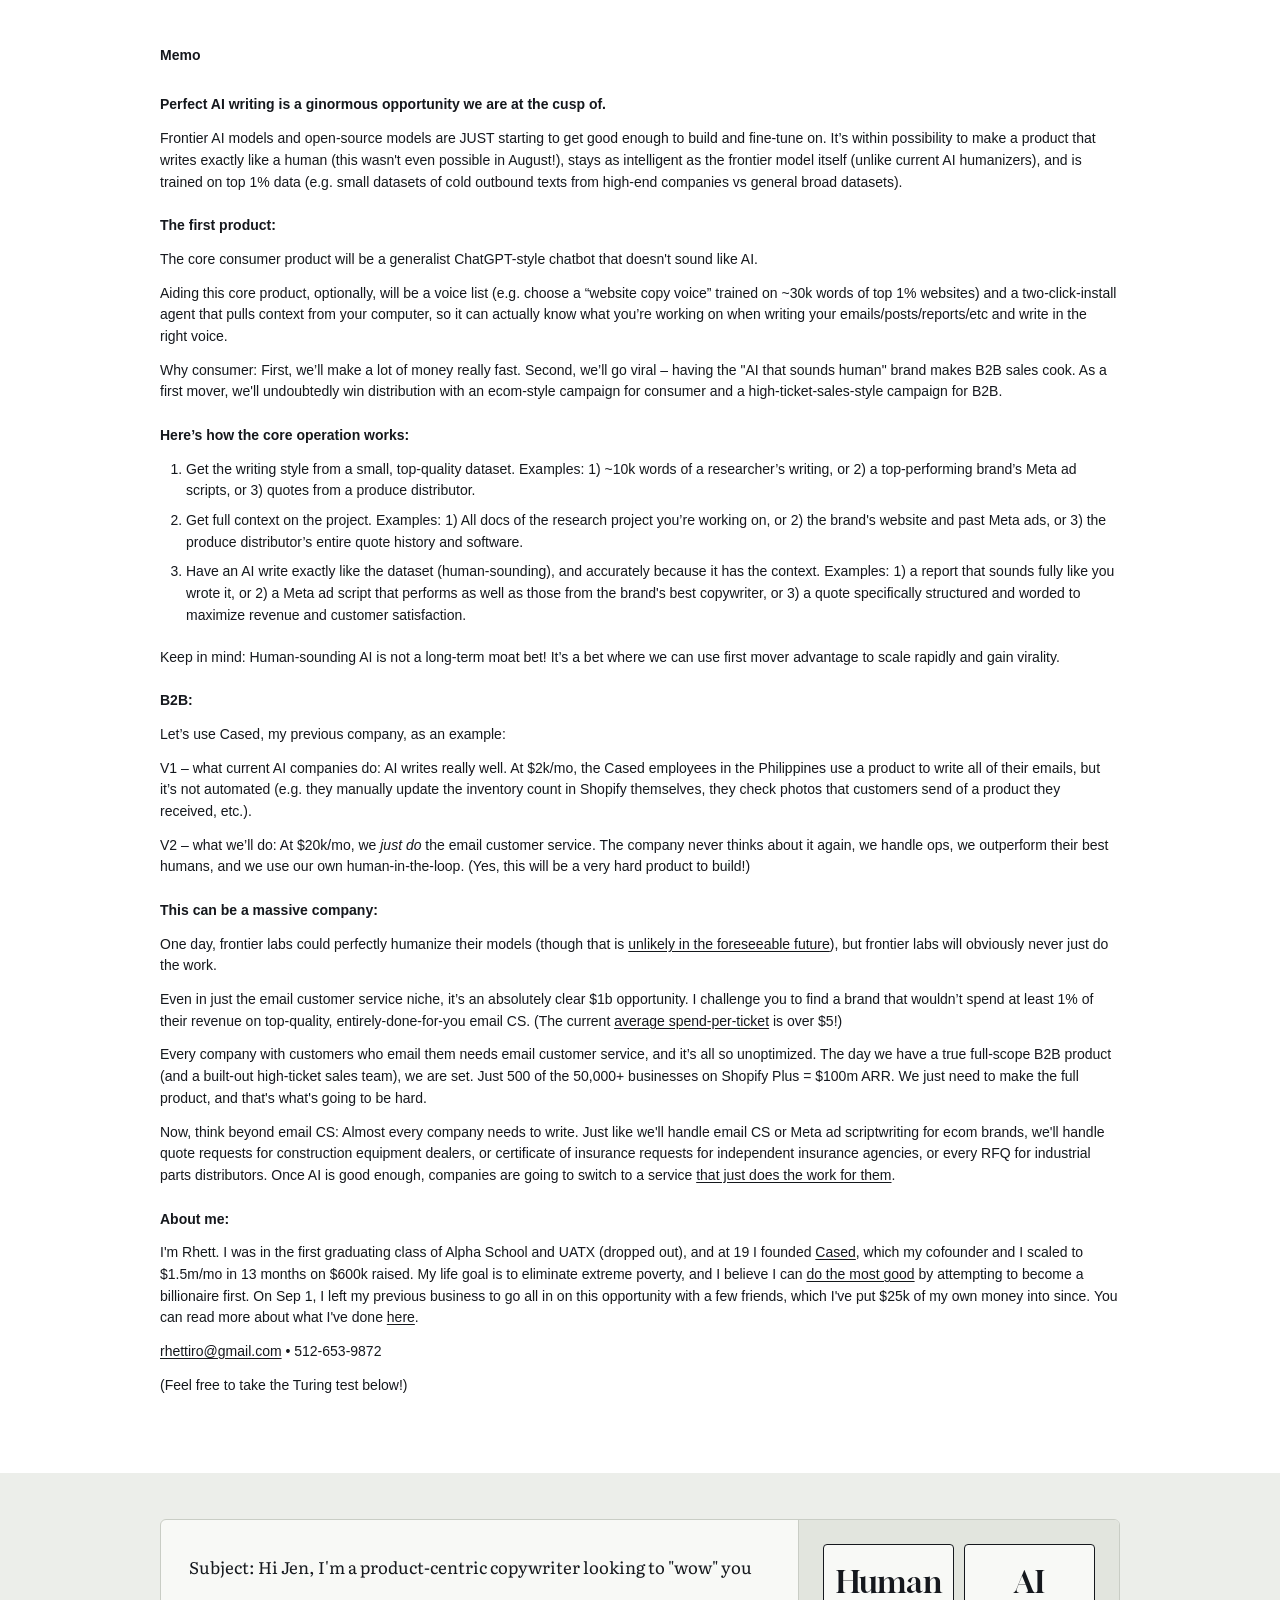
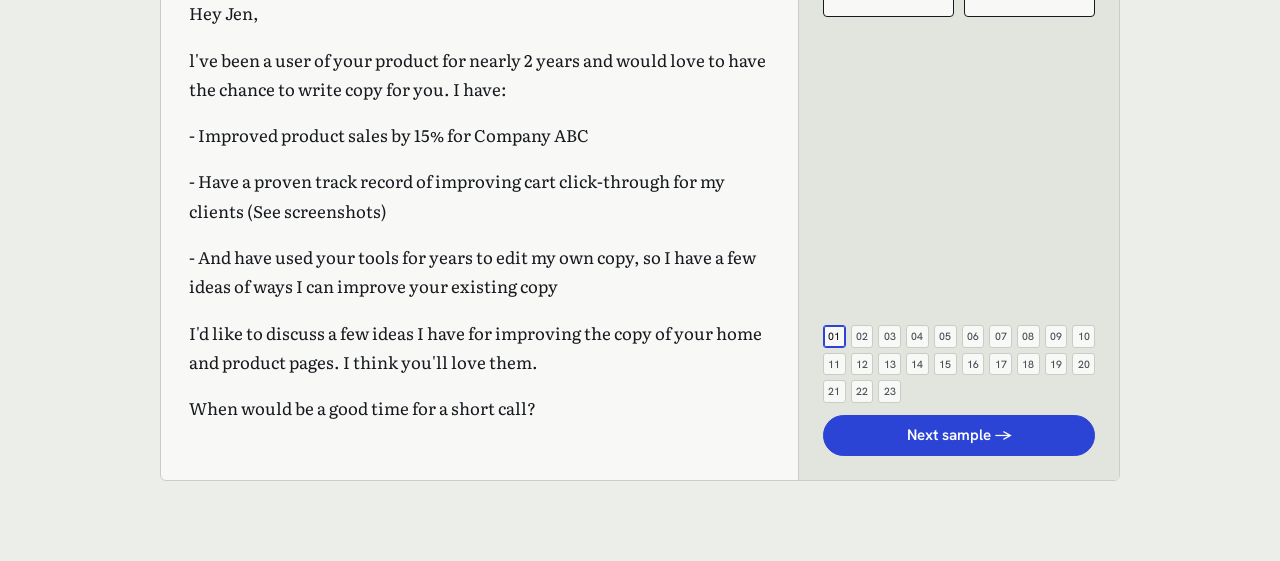
<file: index.html>
<!doctype html>
<html lang="en">
<head>
<meta charset="utf-8">
<meta name="viewport" content="width=device-width, initial-scale=1">
<title>AI But Great</title>
<meta name="description" content="AI that writes exactly like the best human in any niche.">
<meta property="og:type" content="website">
<meta property="og:title" content="AI But Great">
<meta property="og:description" content="AI that writes exactly like the best human in any niche.">
<meta name="twitter:card" content="summary">
<meta name="twitter:title" content="AI But Great">
<meta name="twitter:description" content="AI that writes exactly like the best human in any niche.">
<link rel="preconnect" href="https://fonts.googleapis.com">
<link rel="preconnect" href="https://fonts.gstatic.com" crossorigin>
<link rel="stylesheet" href="https://fonts.googleapis.com/css2?family=Gloock&family=Hanken+Grotesk:wght@400;500;600;700&family=Literata:ital,opsz,wght@0,7..72,400;0,7..72,600;1,7..72,400&display=swap">
<style>
  :root {
    --paper: #FFFFFF;
    --band: #ECEEEA;
    --surface: #F8F9F6;
    --sunk: #E2E5DE;
    --ink: #15181D;
    --ink-soft: #4A5058;
    --rule: #C9CDC5;
    --cobalt: #2B44D6;
    --cobalt-ink: #FFFFFF;
    --human: #1D7550;
    --human-tint: #D9EDE2;
    --ai: #B8342C;
    --ai-tint: #F4DEDB;

    --f-display: "Gloock", "Georgia", "Times New Roman", serif;
    --f-body: "Hanken Grotesk", "Helvetica Neue", Arial, sans-serif;
    --f-read: "Literata", "Georgia", serif;
    --f-label: "Hanken Grotesk", "Helvetica Neue", Arial, sans-serif;

    --narrow: 760px;
    --wide: 1140px;
  }
  @media (prefers-color-scheme: dark) {
    :root:not([data-theme="light"]) {
      --paper: #111316;
    --band: #1A1D21;
      --band: #1A1D21;
      --surface: #1A1D21;
      --sunk: #22262B;
      --ink: #E8EAE5;
      --ink-soft: #A2A8AF;
      --rule: #33383E;
      --cobalt: #8295FF;
      --cobalt-ink: #0D1030;
      --human: #5FC795;
      --human-tint: #173026;
      --ai: #F07C72;
      --ai-tint: #3A1C1A;
    }
  }
  :root[data-theme="dark"] {
    --paper: #111316;
    --surface: #1A1D21;
    --sunk: #22262B;
    --ink: #E8EAE5;
    --ink-soft: #A2A8AF;
    --rule: #33383E;
    --cobalt: #8295FF;
    --cobalt-ink: #0D1030;
    --human: #5FC795;
    --human-tint: #173026;
    --ai: #F07C72;
    --ai-tint: #3A1C1A;
  }

  * { box-sizing: border-box; }
  html { scroll-behavior: smooth; }
  @media (prefers-reduced-motion: reduce) { html { scroll-behavior: auto; } *, *::before, *::after { transition: none !important; animation: none !important; } }
  body {
    margin: 0;
    background: var(--paper);
    color: var(--ink);
    font-family: var(--f-body);
    font-size: 18px;
    line-height: 1.6;
    padding-inline: 20px;
    -webkit-font-smoothing: antialiased;
  }
  img { max-width: 100%; display: block; }
  a { color: inherit; }
  :focus-visible { outline: 2px solid var(--cobalt); outline-offset: 3px; }
  [hidden] { display: none !important; }

  .wrap { max-width: var(--wide); margin-inline: auto; }
  .col { max-width: var(--narrow); }
  @media (min-width: 1000px) {
    :root { --wide: min(1440px, 75vw); --narrow: var(--wide); }
  }

  /* ---------- Header ---------- */
  .top {
    max-width: var(--wide); margin-inline: auto;
    display: flex; align-items: center; justify-content: space-between; gap: 16px;
    padding-block: 22px;
  }
  .mark { font-family: var(--f-display); font-size: 1.5rem; letter-spacing: -0.01em; text-decoration: none; line-height: 1; }
  .mark em { font-style: normal; color: var(--cobalt); }
  .btn {
    font: 600 0.95rem/1 var(--f-body);
    display: inline-flex; align-items: center; justify-content: center; gap: 8px;
    padding: 12px 18px; border-radius: 999px; border: 1.5px solid var(--ink);
    background: transparent; color: var(--ink); cursor: pointer; text-decoration: none;
    transition: background .15s, color .15s;
  }
  .btn:hover { background: var(--ink); color: var(--paper); }
  .btn.solid { background: var(--cobalt); border-color: var(--cobalt); color: var(--cobalt-ink); }
  .btn.solid:hover { filter: brightness(1.08); }

  /* ---------- Type ---------- */
  h1, h2 { font-family: var(--f-display); font-weight: 400; text-wrap: balance; margin: 0; letter-spacing: -0.015em; }
  h1 { font-size: clamp(2rem, 3.4vw, 2.8rem); line-height: 1.12; }
  h2 { font-size: clamp(2rem, 3.4vw, 2.8rem); line-height: 1.12; }
  p { margin: 0; text-wrap: pretty; }
  .lede { font-size: clamp(1.15rem, 1.8vw, 1.35rem); color: var(--ink-soft); }
  .label { font: 500 0.75rem/1.3 var(--f-label); letter-spacing: 0.08em; text-transform: uppercase; color: var(--ink-soft); }

  /* ---------- Sections ---------- */
  main { display: flex; flex-direction: column; }
  section { padding-block: clamp(56px, 8vw, 104px); }
  section.hero { border-top: 0; padding-block: clamp(28px, 5vw, 64px) clamp(64px, 9vw, 110px); }
  .stack { display: flex; flex-direction: column; gap: 22px; }
  .stack-lg { display: flex; flex-direction: column; gap: 44px; }

  /* ---------- Turing test ---------- */
  .hero-head { display: flex; flex-direction: column; gap: 22px; margin-bottom: 44px; }
  .hero-head .lede {
    color: var(--ink); max-width: none; white-space: nowrap;
    font-size: clamp(0.85rem, 2.6vw, 1.35rem);
  }
  /* Below ~620px one line would be too small to read, so let it wrap. */
  @media (max-width: 620px) {
    .hero-head .lede { white-space: normal; font-size: 1rem; }
    .mail-cta { white-space: normal; font-size: 1.15rem; }
  }

  .test {
    background: var(--surface);
    border: 1px solid var(--rule);
    border-radius: 6px;
    display: grid;
    grid-template-columns: minmax(0, 1fr) 320px;
    overflow: hidden;
  }
  .test-read { display: flex; flex-direction: column; min-width: 0; border-right: 1px solid var(--rule); }
  .test-bar {
    display: flex; justify-content: space-between; align-items: baseline; gap: 12px; flex-wrap: wrap;
    padding: 16px 28px; border-bottom: 1px solid var(--rule);
    font-variant-numeric: tabular-nums;
  }
  .essay {
    height: 560px; overflow-y: auto;
    padding: 32px 28px 40px;
    font-family: var(--f-read); font-size: 1.05rem; line-height: 1.75;
    scrollbar-color: var(--rule) transparent;
  }
  .essay-inner { max-width: 62ch; margin-inline: auto; display: flex; flex-direction: column; gap: 1em; }

  .test-side { display: flex; flex-direction: column; gap: 24px; padding: 24px; background: var(--sunk); }
  .q { font-family: var(--f-display); font-size: 1.6rem; line-height: 1.15; }
  .verdicts { display: grid; grid-template-columns: 1fr 1fr; gap: 10px; }
  .verdict {
    font: 400 1.9rem/1 var(--f-display);
    padding: 22px 8px 18px; border-radius: 4px;
    border: 1.5px solid var(--ink); background: var(--surface); color: var(--ink);
    cursor: pointer; transition: transform .12s, background .15s, color .15s;
  }
  .verdict:hover:not(:disabled) { transform: translateY(-2px); background: var(--ink); color: var(--paper); }
  .verdict:disabled { cursor: default; opacity: .45; }
  .verdict.picked { opacity: 1; background: var(--ink); color: var(--paper); }

  .result { border-radius: 4px; padding: 14px 16px; display: flex; flex-direction: column; gap: 4px; background: var(--surface); border: 1px solid var(--rule); }
  .result.right { background: var(--human-tint); border-color: transparent; }
  .result.wrong { background: var(--ai-tint); border-color: transparent; }
  .result-title { font-weight: 700; font-size: 1rem; }
  .result.right .result-title { color: var(--human); }
  .result.wrong .result-title { color: var(--ai); }
  .result-sub { font-size: 0.9rem; color: var(--ink-soft); }

  .track { display: grid; grid-template-columns: repeat(10, 1fr); gap: 5px; }
  .cell {
    aspect-ratio: 1; max-width: 100%;
    border: 1px solid var(--rule); background: var(--surface); border-radius: 3px;
    font: 500 0.66rem/1 var(--f-label); color: var(--ink-soft);
    display: grid; place-items: center; cursor: pointer; padding: 0;
    font-variant-numeric: tabular-nums;
  }
  .cell.current { border-color: var(--cobalt); box-shadow: inset 0 0 0 1px var(--cobalt); color: var(--ink); }
  .cell.done { background: var(--ink); border-color: var(--ink); color: var(--paper); }
  .cell.right { background: var(--human); border-color: var(--human); color: var(--surface); }
  .cell.wrong { background: var(--ai); border-color: var(--ai); color: var(--surface); }
  .score { display: flex; justify-content: space-between; align-items: baseline; font-variant-numeric: tabular-nums; }
  .score b { font: 400 2rem/1 var(--f-display); }
  .side-foot { margin-top: auto; display: flex; flex-direction: column; gap: 12px; }

  /* ---------- Competitor comparisons ---------- */
  .compare { display: flex; flex-direction: column; gap: clamp(40px, 6vw, 64px); }
  .compare-row { display: flex; flex-direction: column; gap: 16px; }
  .compare-row > p { color: var(--ink-soft); }

  .duo-doc { display: grid; grid-template-columns: 1fr 1fr; gap: 14px; align-items: start; }
  .doc-card {
    background: var(--surface); border: 1px solid var(--rule); border-radius: 6px;
    display: flex; flex-direction: column; min-width: 0;
  }
  .doc-title {
    width: 100%; display: flex; align-items: center; justify-content: space-between; gap: 14px;
    padding: 18px 20px; text-align: left; cursor: pointer;
    background: transparent; border: 0; color: var(--ink);
    font: 400 1.1rem/1.3 var(--f-display);
  }
  .doc-title:hover { background: var(--sunk); }
  .doc-title .chev { flex: none; font: 400 0.8rem/1 var(--f-body); color: var(--ink-soft); transition: transform .15s; }
  .doc-card.open .doc-title { border-bottom: 1px solid var(--rule); }
  .doc-card.open .doc-title .chev { transform: rotate(180deg); }
  .doc-body {
    padding: 18px 20px 22px;
    font-family: var(--f-read); font-size: 0.95rem; line-height: 1.7;
    display: flex; flex-direction: column; gap: 0.9em;
    height: 440px; overflow-y: auto; scrollbar-color: var(--rule) transparent;
  }
  .doc-body p { margin: 0; }
  @media (max-width: 620px) { .duo-doc { grid-template-columns: 1fr; } }

  /* ---------- Side by side ---------- */
  .duo { display: grid; grid-template-columns: 1fr 1fr; gap: 14px; }
  .pane { background: var(--surface); border: 1px solid var(--rule); border-radius: 6px; display: flex; flex-direction: column; min-width: 0; }
  .pane-head { display: flex; justify-content: space-between; align-items: baseline; gap: 10px; padding: 14px 22px; border-bottom: 1px solid var(--rule); }
  .pane-name { font: 400 1.35rem/1.2 var(--f-display); }
  .pane-name.ours { color: var(--cobalt); }
  .pane-body { height: 460px; overflow-y: auto; padding: 22px; font-family: var(--f-read); font-size: 0.98rem; line-height: 1.7; display: flex; flex-direction: column; gap: 1em; scrollbar-color: var(--rule) transparent; }
  .pane-body p { margin: 0; }
  .pane-h { margin: 0; font: 400 0.98rem/1.7 var(--f-read); }
  .pane-aside { color: var(--ink-soft); border-top: 1px solid var(--rule); padding-top: 1em; }
  .prompt-line { color: var(--ink-soft); }
  .prompt-line span { color: var(--ink); font-style: italic; }

  /* ---------- Figures / placeholders ---------- */
  .shot { border: 1px solid var(--rule); border-radius: 6px; overflow: hidden; background: var(--surface); }
  .ph {
    display: grid; place-items: center; text-align: center; gap: 6px;
    aspect-ratio: 16 / 10; max-width: 100%; width: 100%;
    background:
      repeating-linear-gradient(135deg, transparent 0 14px, color-mix(in srgb, var(--rule) 45%, transparent) 14px 15px),
      var(--sunk);
    border: 1px dashed var(--rule); border-radius: 6px;
    padding: 20px; color: var(--ink-soft);
  }
  .ph .label { background: var(--sunk); padding: 4px 8px; text-transform: none; letter-spacing: 0.02em; }
  .ph.tall { aspect-ratio: 16 / 10; max-width: 560px; }
  .code-shot { max-width: 560px; width: 100%; border: 1px solid var(--rule); border-radius: 6px; }
  .duo-ph { display: grid; grid-template-columns: 1fr 1fr; gap: 14px; }



  /* ---------- Email calls to action ---------- */
  .top { flex-wrap: wrap; }
  .top-cta {
    font: 500 0.95rem/1.4 var(--f-body); color: var(--ink-soft); text-decoration: none;
    border-bottom: 1px solid transparent;
  }
  .top-cta span { color: var(--cobalt); font-weight: 600; }
  .top-cta:hover span { text-decoration: underline; }

  /* ---------- Waitlist ---------- */
  .waitlist { background: var(--ink); color: var(--paper); border-radius: 8px; padding: clamp(28px, 5vw, 64px) clamp(20px, 4vw, 56px); display: flex; flex-direction: column; gap: 18px; }
  .waitlist .lede { color: color-mix(in srgb, var(--paper) 72%, var(--ink)); }
  .mail-cta {
    font-family: var(--f-display); font-size: clamp(0.85rem, 2.75vw, 1.6rem); line-height: 1.25;
    color: var(--paper); text-decoration: none; white-space: nowrap;
  }
  /* Below ~620px one line would be too small to read, so let it wrap. */
  @media (max-width: 620px) {
    .mail-cta { white-space: normal; font-size: 1.15rem; }
  }
  .mail-cta span { color: color-mix(in srgb, var(--cobalt) 55%, var(--paper)); border-bottom: 2px solid currentColor; }
  .mail-cta:hover span { color: var(--paper); }

  /* ---------- Responsive ---------- */
  @media (max-width: 900px) {
    .test { grid-template-columns: 1fr; }
    .test-read { border-right: 0; border-bottom: 1px solid var(--rule); }
    .essay { height: 440px; }
    .choices { grid-template-columns: 1fr; }
    .duo { grid-template-columns: 1fr 1fr; gap: 10px; }
    .pane-body { height: 380px; padding: 14px; font-size: 0.85rem; }
    .duo-ph { gap: 10px; }
    .duo-ph .ph { padding: 12px; }
  }
  @media (max-width: 480px) {
    body { font-size: 17px; }
    .test-bar, .essay { padding-inline: 18px; }
    .test-side { padding: 18px; }
    .top .btn { padding: 10px 14px; font-size: 0.85rem; }
  }

  /* ---------- v2 ---------- */
  .shots { display: grid; grid-template-columns: repeat(3, minmax(0, 1fr)); gap: 14px; align-items: start; }
  .shots.slopgrid { display: block; column-count: 2; column-gap: 14px; }
  .shots.slopgrid figure { break-inside: avoid; margin: 0 0 14px; }
  @media (max-width: 620px) { .shots.slopgrid { column-count: 1; } }
  .shots .ph { aspect-ratio: 4 / 3; }
  .shots.one { grid-template-columns: 1fr; gap: 20px; }
  .shots.pairalign { grid-template-columns: 1fr 1fr; gap: 14px; }
  @media (max-width: 900px) { .shots.pairalign { gap: 10px; } }
  .shots figure { margin: 0; }
  .applications { margin: 0; padding-left: 1.3em; display: flex; flex-direction: column; gap: 12px; }
  .subhead { font: 400 clamp(1.4rem, 2.4vw, 1.9rem)/1.2 var(--f-display); margin: 0; }
  .subhead.spaced { margin-top: 22px; }
  main p a, main li a { color: var(--cobalt); text-decoration: underline; text-underline-offset: 2px; }
  main p a:hover, main li a:hover { text-decoration-thickness: 2px; }
  .qa { display: flex; flex-direction: column; gap: clamp(36px, 5vw, 56px); }
  .qa-item { display: flex; flex-direction: column; gap: 14px; }
  .qa-q { font: 400 clamp(1.1rem, 1.8vw, 1.35rem)/1.3 var(--f-display); text-wrap: balance; }
  .qa-item p:not(.qa-q) { font-size: 0.95rem; line-height: 1.65; }
  .rockefeller { font-family: var(--f-read); line-height: 1.75; }
  .markets { font-variant-numeric: tabular-nums; }
  .closing-line { font: 400 clamp(1.45rem, 2.7vw, 2.05rem)/1.25 var(--f-display); color: var(--ink); text-wrap: balance; }
  @media (max-width: 760px) { .shots { grid-template-columns: 1fr 1fr; } }

  .v2-footer { max-width: var(--wide); margin-inline: auto; padding-block: 48px 64px; border-top: 1px solid var(--rule); }
  .v2-footer a { font-family: var(--f-display); font-size: 1.25rem; color: var(--cobalt); text-decoration: none; }
  .v2-footer a:hover { text-decoration: underline; }

  /* ---------- v3 ---------- */
  .shots.small { grid-template-columns: repeat(3, minmax(0, 1fr)); gap: 12px; max-width: 860px; }
  .shots.small figure { margin: 0; }
  .subhead { font: 400 clamp(1.4rem, 2.4vw, 1.9rem)/1.2 var(--f-display); margin: 0; }
  .pipeline { margin: 0; padding: 0; list-style: none; display: flex; flex-direction: column; gap: 20px; counter-reset: step; }
  .pipeline li { display: grid; grid-template-columns: 34px 1fr; gap: 14px; align-items: start; }
  .pipeline li::before {
    counter-increment: step; content: counter(step);
    font: 400 1.1rem/34px var(--f-display); text-align: center;
    width: 34px; height: 34px; border-radius: 50%;
    background: var(--sunk); color: var(--ink);
  }

  .band { background: var(--band); margin-inline: -20px; padding-inline: 20px; }
  .showcase { padding-bottom: clamp(24px, 3vw, 40px); }
  .showcase section { padding-block: clamp(26px, 3.2vw, 44px); }
  .showcase section:first-child { padding-top: clamp(30px, 3.6vw, 48px); }
  .showcase .stack-lg { gap: 22px; }

  .memo-start { padding-top: clamp(30px, 3.6vw, 48px); }
  .memo-mark { font: 400 clamp(1.7rem, 3vw, 2.4rem)/1 var(--f-display); letter-spacing: 0.02em; color: var(--ink-soft); margin-bottom: 20px; }
  body { overflow-x: hidden; }
  .slop-wrap { position: relative; }
  .slop-wrap::after {
    content: ""; position: absolute; top: 0; right: 0; bottom: 18px; width: 90px;
    pointer-events: none; background: linear-gradient(to right, transparent, var(--band));
  }
  .slop-rail { display: flex; gap: 14px; overflow-x: auto; padding-bottom: 16px; scroll-snap-type: x proximity; scrollbar-color: var(--rule) transparent; }
  .slop-rail::-webkit-scrollbar { height: 10px; }
  .slop-rail::-webkit-scrollbar-track { background: var(--sunk); border-radius: 999px; }
  .slop-rail::-webkit-scrollbar-thumb { background: var(--rule); border-radius: 999px; }
  .slop-rail::-webkit-scrollbar-thumb:hover { background: var(--ink-soft); }
  .slop-rail figure { margin: 0; flex: none; scroll-snap-align: start; }
  .slop-rail img { height: 340px; width: auto; max-width: none; border: 1px solid var(--rule); border-radius: 6px; }
  @media (max-width: 620px) { .slop-rail img { height: 240px; } }
  .pitch-line { margin-top: clamp(28px, 5vw, 56px); gap: 26px; }
  .lede-big { font-size: clamp(1.3rem, 2.1vw, 1.7rem); line-height: 1.45; color: var(--ink); }
  .cta-row { display: flex; flex-wrap: wrap; align-items: center; gap: 18px; }
  .cta-row h2 { margin: 0; }
  .cta-row .btn { font-size: 1.05rem; padding: 16px 26px; }
  .link-pending { border-style: dashed; color: var(--ink-soft); cursor: default; }
  main p a, main li a { color: var(--cobalt); text-decoration: underline; text-underline-offset: 2px; }

  /* ---------- memo: plain document look ---------- */
  .memo, .memo h1, .memo h2, .memo p, .memo li, .memo a, .memo .memo-mark, .memo .lede-big, .memo .lede {
    font-family: Arial, "Helvetica Neue", Helvetica, sans-serif;
    font-size: 14px;
    line-height: 1.55;
    letter-spacing: 0;
    color: var(--ink);
  }
  .memo h1, .memo h2, .memo .memo-mark { font-weight: 700; margin: 0; text-wrap: initial; }
  .memo section { padding-block: 0; }
  .memo { padding-bottom: clamp(48px, 6vw, 88px); }
  .memo .memo-start { padding-top: clamp(30px, 3.5vw, 48px); }
  .memo .stack, .memo .stack-lg { gap: 12px; }
  .memo .memo-mark { margin-bottom: 16px; }
  .memo .pipeline { display: block; padding-left: 26px; list-style: decimal; counter-reset: none; }
  .memo .pipeline li { display: list-item; margin-bottom: 8px; }
  .memo .pipeline li::before { content: none; }
  .memo .applications { padding-left: 26px; list-style: disc; gap: 0; display: block; }
  .memo .applications li { margin-bottom: 8px; }
  .memo section + section { margin-top: 18px; }
  .memo h2 { margin-top: 10px; }
</style>
</head>
<body>



<main class="wrap memo">

  <section class="memo-start">
    <div class="stack col">
      <p class="memo-mark">Memo</p>
      <h1>Perfect AI writing is a ginormous opportunity we are at the cusp of.</h1>
      <p>Frontier AI models and open-source models are JUST starting to get good enough to build and fine-tune on. It’s within possibility to make a product that writes exactly like a human (this wasn't even possible in August!), stays as intelligent as the frontier model itself (unlike current AI humanizers), and is trained on top 1% data (e.g. small datasets of cold outbound texts from high-end companies vs general broad datasets).</p>
      <h2>The first product:</h2>
      <p>The core consumer product will be a generalist ChatGPT-style chatbot that doesn't sound like AI.</p>
      <p>Aiding this core product, optionally, will be a voice list (e.g. choose a “website copy voice” trained on ~30k words of top 1% websites) and a two-click-install agent that pulls context from your computer, so it can actually know what you’re working on when writing your emails/posts/reports/etc and write in the right voice.</p>
      <p>Why consumer: First, we’ll make a lot of money really fast. Second, we’ll go viral – having the "AI that sounds human" brand makes B2B sales cook. As a first mover, we'll undoubtedly win distribution with an ecom-style campaign for consumer and a high-ticket-sales-style campaign for B2B.</p>
      <h2>Here’s how the core operation works:</h2>
      <ol class="pipeline">
        <li>Get the writing style from a small, top-quality dataset. Examples: 1) ~10k words of a researcher’s writing, or 2) a top-performing brand’s Meta ad scripts, or 3) quotes from a produce distributor.</li>
        <li>Get full context on the project. Examples: 1) All docs of the research project you’re working on, or 2) the brand's website and past Meta ads, or 3) the produce distributor’s entire quote history and software.</li>
        <li>Have an AI write exactly like the dataset (human-sounding), and accurately because it has the context. Examples: 1) a report that sounds fully like you wrote it, or 2) a Meta ad script that performs as well as those from the brand's best copywriter, or 3) a quote specifically structured and worded to maximize revenue and customer satisfaction.</li>
      </ol>
      <p>Keep in mind: Human-sounding AI is not a long-term moat bet! It’s a bet where we can use first mover advantage to scale rapidly and gain virality.</p>
      <h2>B2B:</h2>
      <p>Let’s use Cased, my previous company, as an example:</p>
      <p>V1 – what current AI companies do: AI writes really well. At $2k/mo, the Cased employees in the Philippines use a product to write all of their emails, but it’s not automated (e.g. they manually update the inventory count in Shopify themselves, they check photos that customers send of a product they received, etc.).</p>
      <p>V2 – what we’ll do: At $20k/mo, we <em>just do</em> the email customer service. The company never thinks about it again, we handle ops, we outperform their best humans, and we use our own human-in-the-loop. (Yes, this will be a very hard product to build!)</p>
      <h2>This can be a massive company:</h2>
      <p>One day, frontier labs could perfectly humanize their models (though that is <a href="https://pangram.substack.com/p/no-llms-dont-just-mimic-human-text" target="_blank" rel="noopener">unlikely in the foreseeable future</a>), but frontier labs will obviously never just do the work.</p>
      <p>Even in just the email customer service niche, it’s an absolutely clear $1b opportunity. I challenge you to find a brand that wouldn’t spend at least 1% of their revenue on top-quality, entirely-done-for-you email CS. (The current <a href="https://www.ringly.io/blog/ecommerce-customer-service-cost-per-contact" target="_blank" rel="noopener">average spend-per-ticket</a> is over $5!)</p>
      <p>Every company with customers who email them needs email customer service, and it’s all so unoptimized. The day we have a true full-scope B2B product (and a built-out high-ticket sales team), we are set. Just 500 of the 50,000+ businesses on Shopify Plus = $100m ARR. We just need to make the full product, and that's what's going to be hard.</p>
      <p>Now, think beyond email CS: Almost every company needs to write. Just like we'll handle email CS or Meta ad scriptwriting for ecom brands, we'll handle quote requests for construction equipment dealers, or certificate of insurance requests for independent insurance agencies, or every RFQ for industrial parts distributors. Once AI is good enough, companies are going to switch to a service <a href="https://sequoiacap.com/article/services-the-new-software" target="_blank" rel="noopener">that just does the work for them</a>.</p>
      <h2>About me:</h2>
      <p>I'm Rhett. I was in the first graduating class of Alpha School and UATX (dropped out), and at 19 I founded <a href="https://ridecased.com/" target="_blank" rel="noopener">Cased</a>, which my cofounder and I scaled to $1.5m/mo in 13 months on $600k raised. My life goal is to eliminate extreme poverty, and I believe I can <a href="https://www.azquotes.com/quote/552298" target="_blank" rel="noopener">do the most good</a> by attempting to become a billionaire first. On Sep 1, I left my previous business to go all in on this opportunity with a few friends, which I've put $25k of my own money into since. You can read more about what I've done <a href="https://rhettjones.carrd.co/" target="_blank" rel="noopener">here</a>.</p>
      <p><a href="mailto:rhettiro@gmail.com">rhettiro@gmail.com</a> • 512-653-9872</p>
      <p>(Feel free to take the Turing test below!)</p>
    </div>
  </section>

</main>

<div class="band">
  <main class="wrap showcase">

  <section>
    <div class="stack-lg">
      <div class="test-mount" data-test></div>
    </div>
  </section>




  </main>
</div>


<script src="essays.js?v=12"></script>
<script>
(function () {

const ANSWER_KEY = ["human", "ai", "human", "ai", "ai", "human", "human", "ai", "human", "human", "ai", "human", "human", "human", "ai", "human", "human", "ai", "human", "ai", "ai", "ai", "ai"];

const TEST_MARKUP = `
  <div class="test" aria-label="Turing test">
    <div class="test-read">
      <div class="essay" tabindex="0"><div class="essay-inner"></div></div>
    </div>
    <aside class="test-side">
      <div class="verdicts">
        <button class="verdict" type="button" data-guess="human">Human</button>
        <button class="verdict" type="button" data-guess="ai">AI</button>
      </div>
      <div class="result" hidden>
        <span class="result-title"></span>
        <span class="result-sub"></span>
      </div>
      <div class="side-foot">
        <div class="track" aria-label="Jump to sample"></div>
        <button class="btn solid next" type="button" disabled>Next sample &rarr;</button>
      </div>
    </aside>
  </div>`;

function mountTest(host) {
  const essays = window.ESSAYS || [];
  const total = essays.length;
  if (!total) return;
  const guesses = new Array(total).fill(null);
  let i = 0;

  host.innerHTML = TEST_MARKUP;
  const $ = (sel) => host.querySelector(sel);
  const scroller = $(".essay"), inner = $(".essay-inner");
  const btnH = host.querySelector('[data-guess="human"]');
  const btnA = host.querySelector('[data-guess="ai"]');
  const result = $(".result"), rTitle = $(".result-title"), rSub = $(".result-sub");
  const track = $(".track"), next = $(".next");
  const pad = (n) => String(n).padStart(2, "0");

  for (let k = 0; k < total; k++) {
    const c = document.createElement("button");
    c.type = "button"; c.className = "cell"; c.textContent = pad(k + 1);
    c.setAttribute("aria-label", "Sample " + (k + 1));
    c.addEventListener("click", () => show(k));
    track.appendChild(c);
  }

  function show(k) {
    i = k;
    inner.replaceChildren(...essays[k].map((t) => { const p = document.createElement("p"); p.textContent = t; return p; }));
    scroller.scrollTop = 0;
    render();
  }

  function render() {
    const g = guesses[i], key = ANSWER_KEY[i];
    btnH.disabled = btnA.disabled = g !== null;
    btnH.classList.toggle("picked", g === "human");
    btnA.classList.toggle("picked", g === "ai");

    if (g === null) { result.hidden = true; }
    else {
      result.hidden = false;
      result.classList.remove("right", "wrong");
      const ok = g === key;
      result.classList.add(ok ? "right" : "wrong");
      rTitle.textContent = ok ? "Correct" : "Fooled you";
      rSub.textContent = key === "ai" ? "Written by AI." : "Written by a human.";
    }

    [...track.children].forEach((c, k) => {
      c.className = "cell";
      if (guesses[k] !== null) c.classList.add(guesses[k] === ANSWER_KEY[k] ? "right" : "wrong");
      if (k === i) c.classList.add("current");
    });

    next.disabled = g === null || i === total - 1;
  }

  [btnH, btnA].forEach((b) => b.addEventListener("click", () => {
    guesses[i] = b.dataset.guess; render(); next.focus({ preventScroll: true });
  }));
  next.addEventListener("click", () => { if (i < total - 1) show(i + 1); });

  show(0);
}

document.querySelectorAll("[data-test]").forEach(mountTest);

})();
</script>
</body>
</html>
</file>
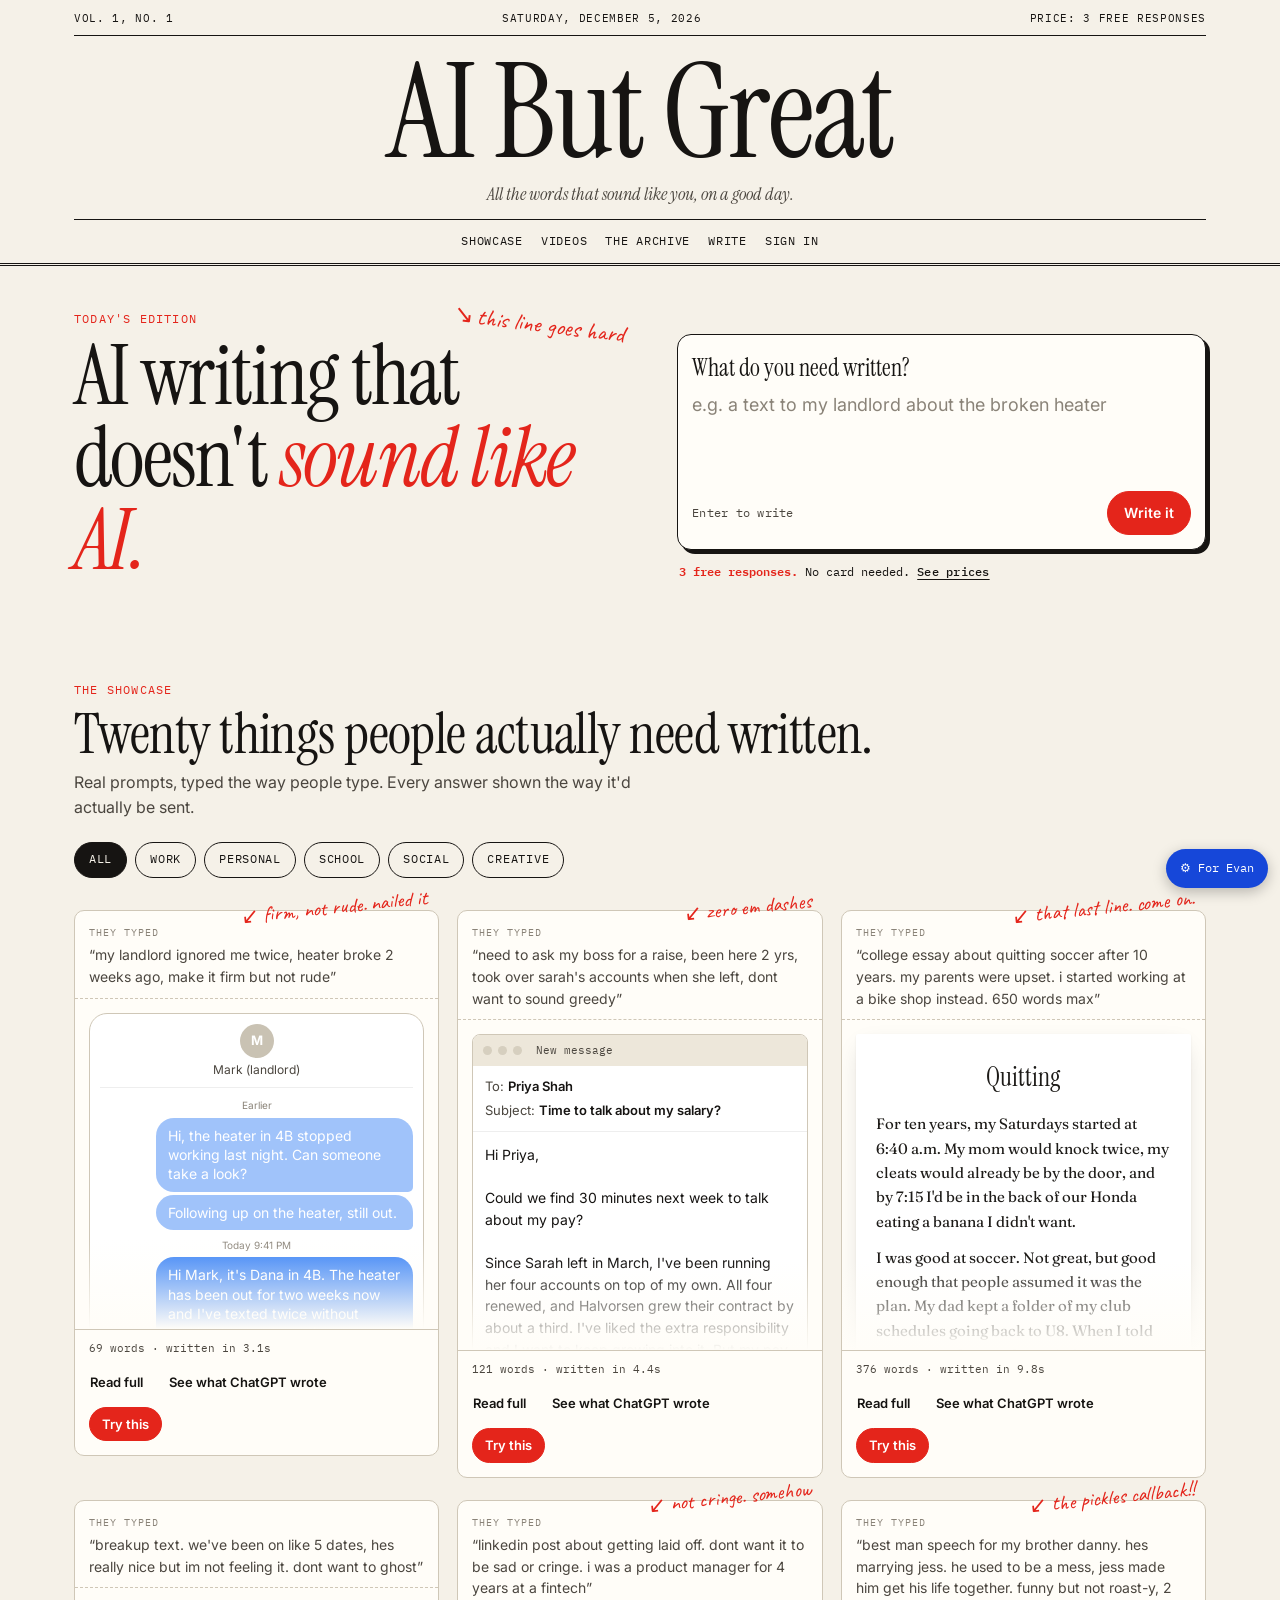
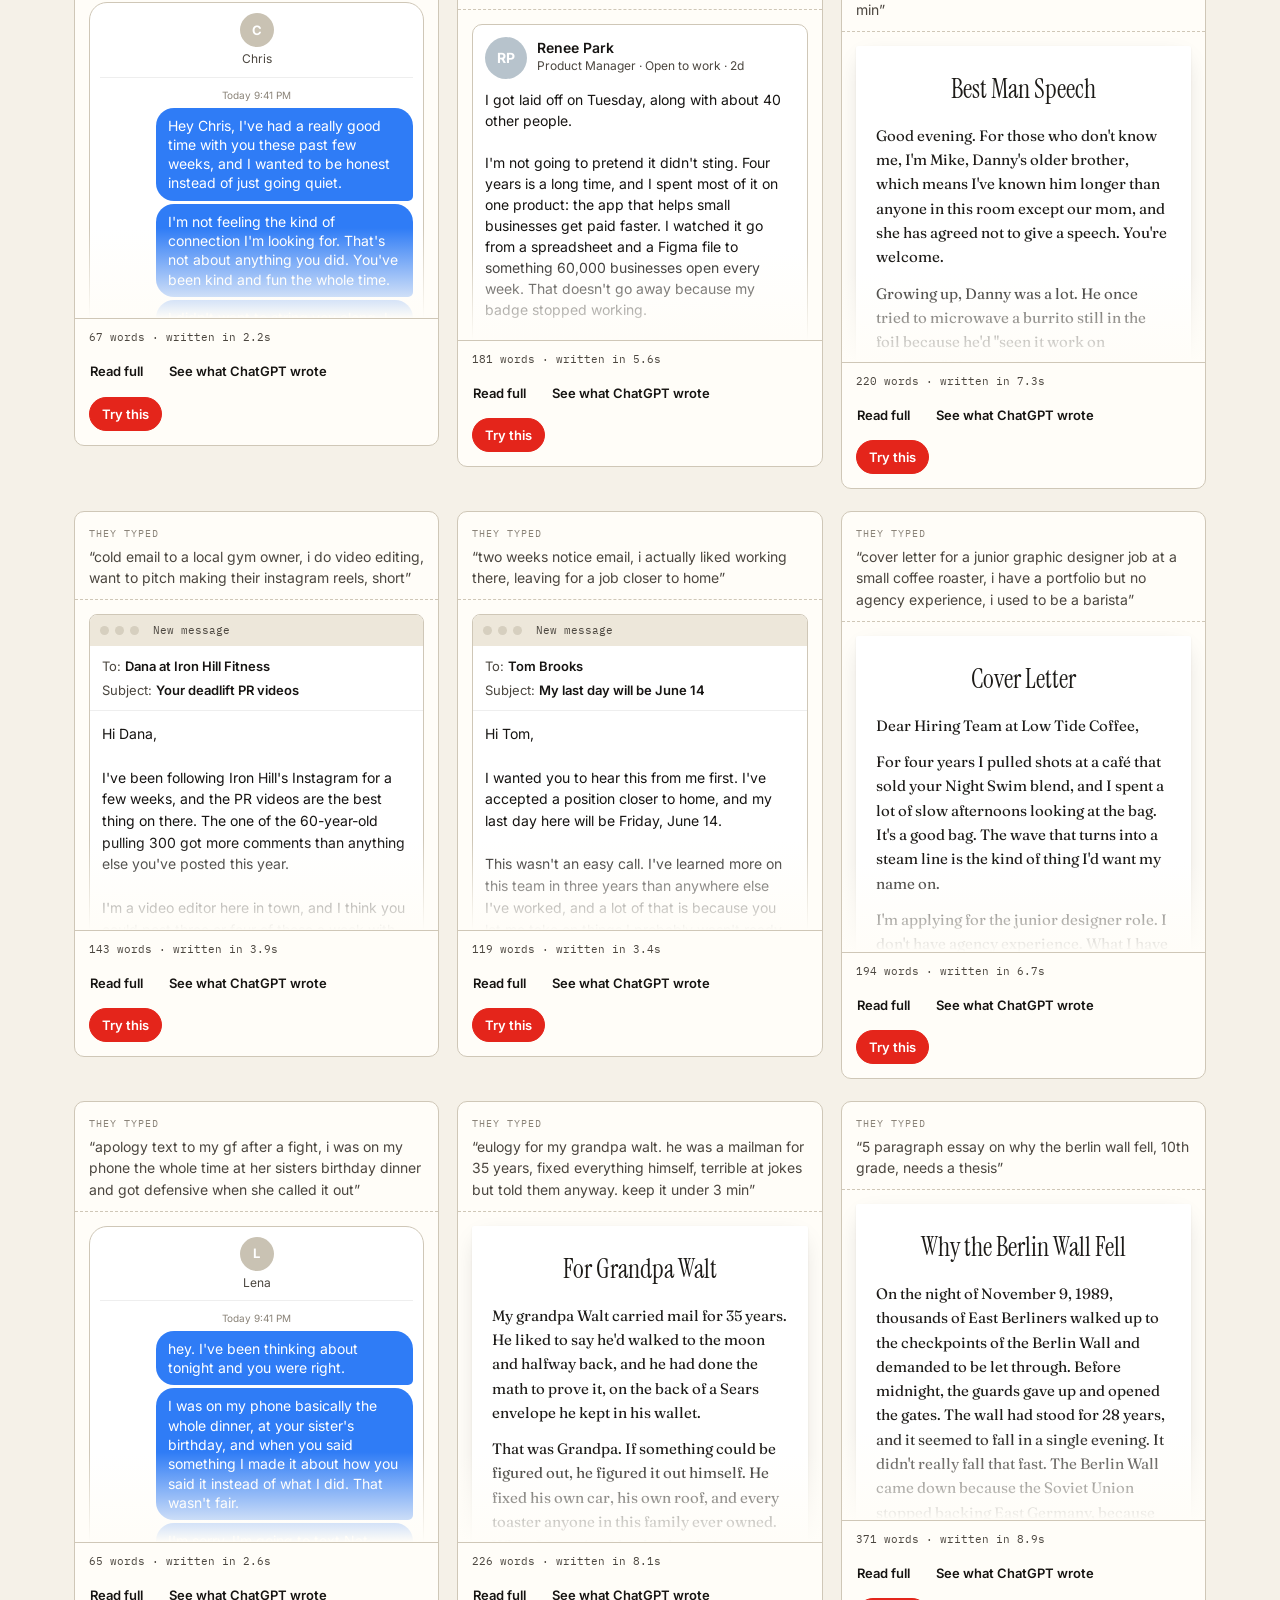
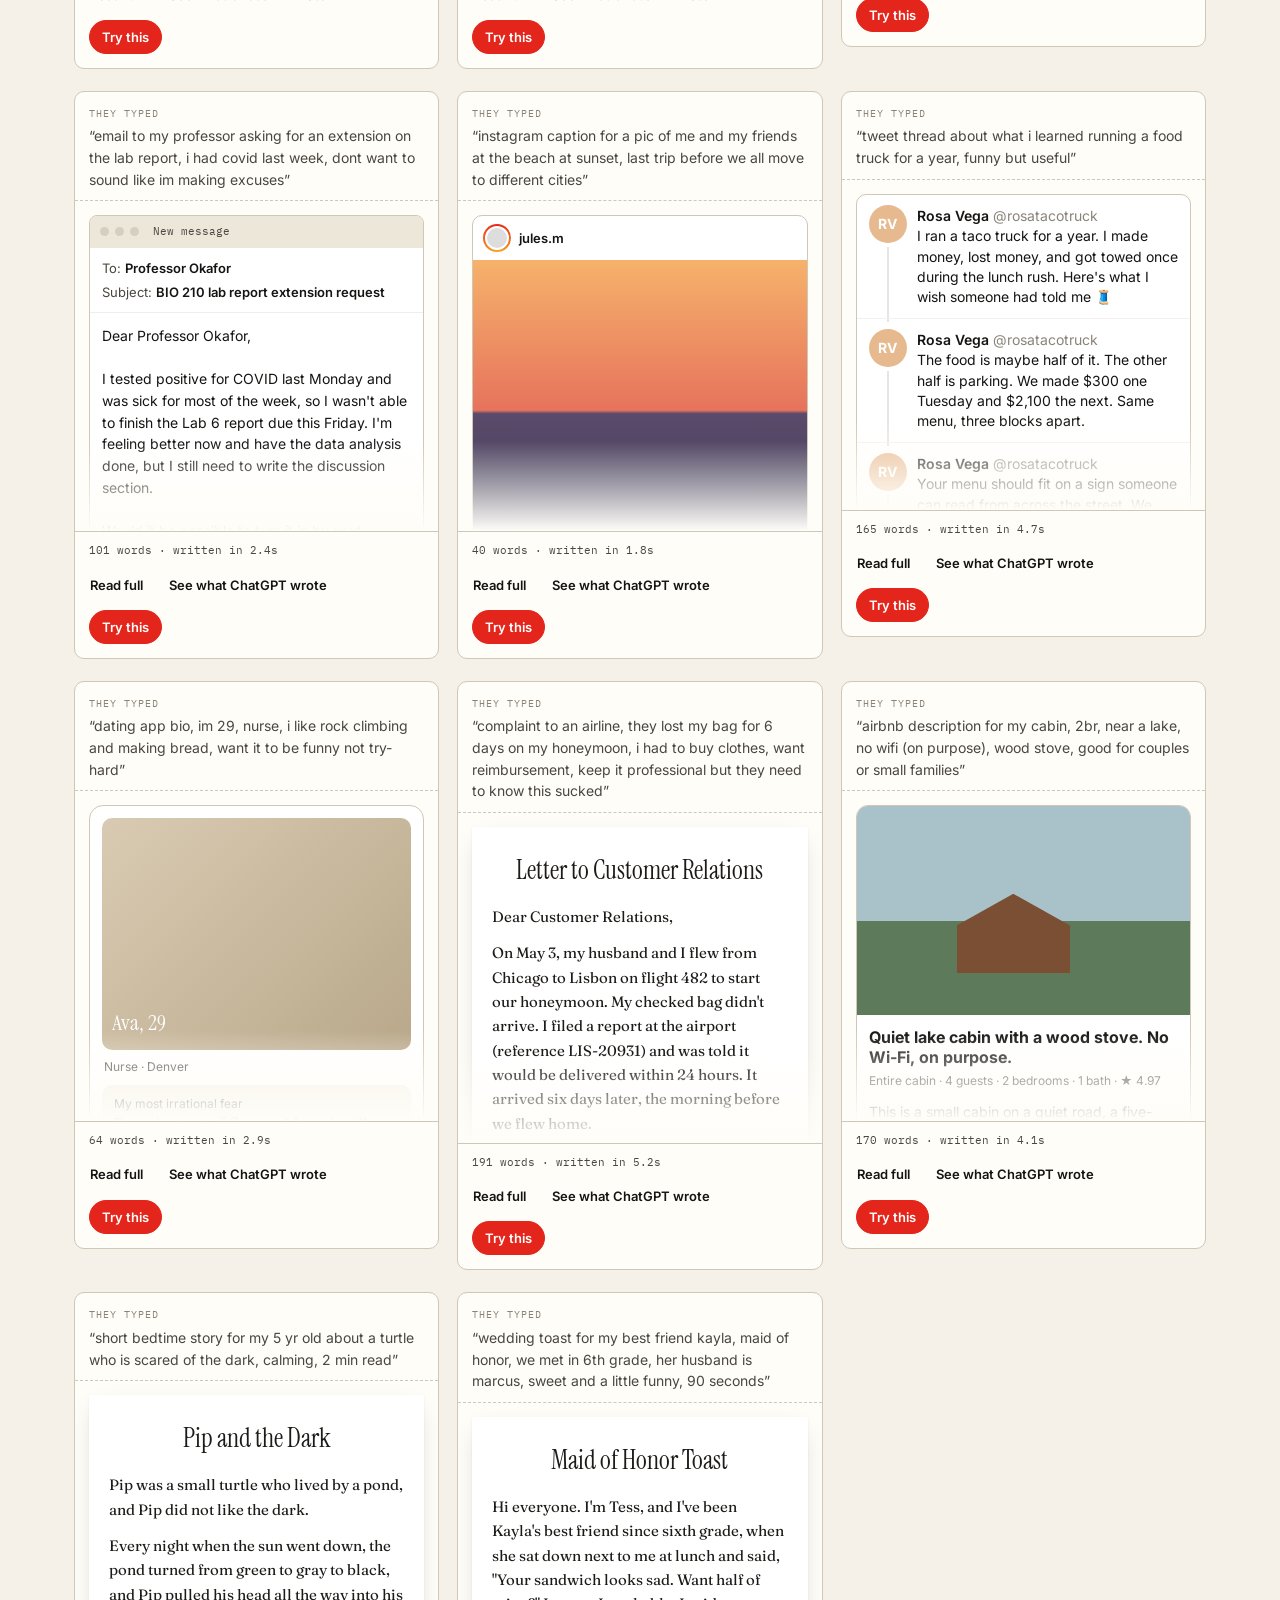
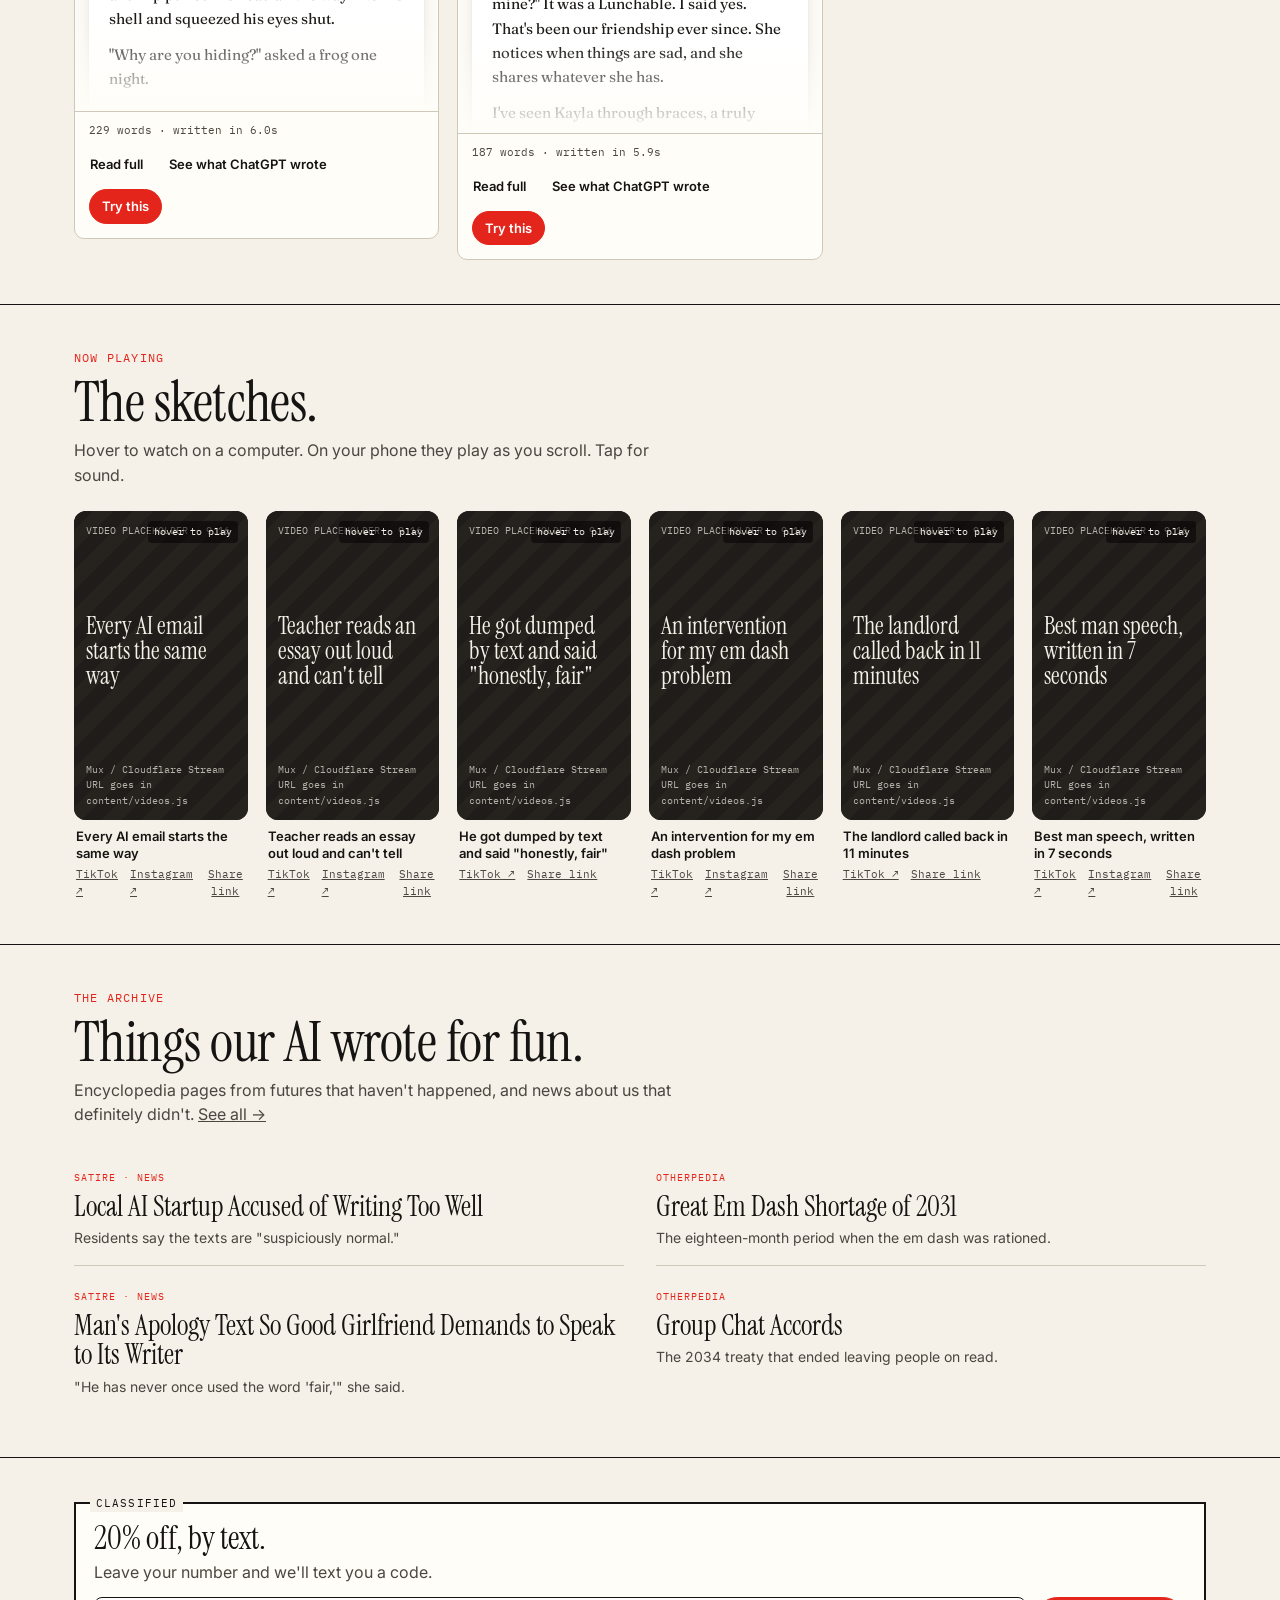
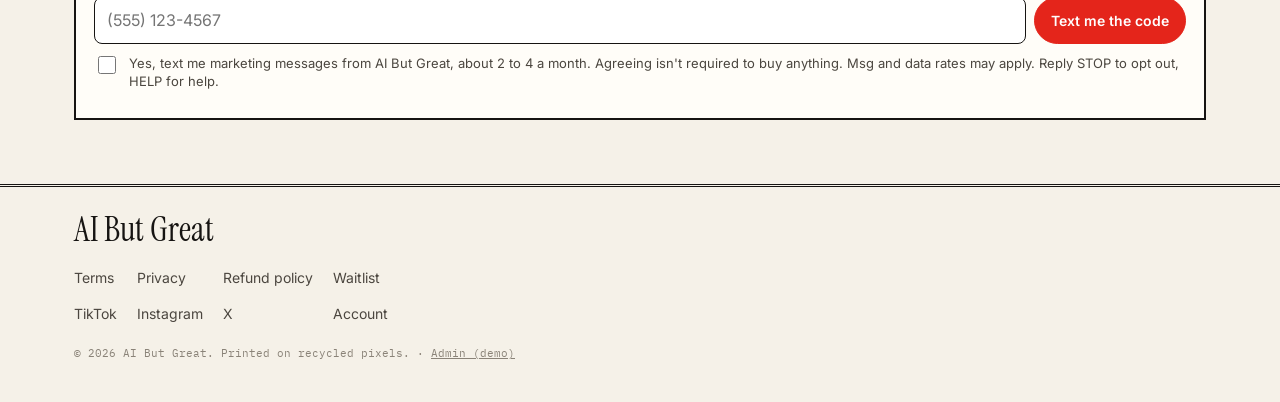
<file: site/index.html>
<!doctype html>
<html lang="en">
<head>
<meta charset="utf-8">
<meta name="viewport" content="width=device-width, initial-scale=1, viewport-fit=cover">
<title>AI But Great · Writing that doesn't sound like AI</title>
<meta name="description" content="Texts, emails, essays and speeches that sound like a person wrote them. 3 free responses, no card needed.">
<link rel="canonical" href="https://aibutgreat.com/">
<meta property="og:type" content="website">
<meta property="og:title" content="AI But Great">
<meta property="og:description" content="Writing that doesn't sound like AI. 3 free responses, no card needed.">
<meta property="og:image" content="https://aibutgreat.com/og.png">
<meta name="twitter:card" content="summary_large_image">
<meta name="theme-color" content="#F5F1E8">
<link rel="preconnect" href="https://fonts.googleapis.com">
<link rel="preconnect" href="https://fonts.gstatic.com" crossorigin>
<link rel="stylesheet" href="https://fonts.googleapis.com/css2?family=Instrument+Serif:ital@0;1&family=Fraunces:opsz,wght@9..144,400;9..144,600&family=Inter:wght@400;500;600;700&family=IBM+Plex+Mono:wght@400;600&family=Caveat:wght@600&display=swap">
<link rel="stylesheet" href="css/style.css?v=6">
</head>
<body>
<header id="masthead"></header>

<main>
  <!-- =============================================================== HERO -->
  <section class="hero" id="top">
    <div class="wrap hero-inner">
      <div style="position:relative">
        <span class="pen right" aria-hidden="true">this line goes hard</span>
        <p class="kicker">Today's edition</p>
        <h1>AI writing that doesn't <em>sound like AI.</em></h1>
      </div>
      <div id="hero-slot">
        <form class="hero-box" id="hero-form" data-dev="Enter starts the chat right here (hero swaps to the chat box). First response needs no account. POST /api/generate.">
          <label for="hero-input">What do you need written?</label>
          <textarea id="hero-input" rows="3" autocomplete="off"></textarea>
          <div class="row">
            <span class="mono muted">Enter to write</span>
            <button class="btn btn-red" type="submit">Write it</button>
          </div>
        </form>
        <p class="hero-note" id="hero-note"><strong>3 free responses.</strong> No card needed. <button class="link mono" id="see-prices" type="button">See prices</button></p>
      </div>
    </div>
  </section>

  <!-- =========================================================== SHOWCASE -->
  <section class="section" id="showcase">
    <div class="wrap">
      <p class="kicker">The Showcase</p>
      <h2 class="h-section">Twenty things people actually need written.</h2>
      <p class="dek">Real prompts, typed the way people type. Every answer shown the way it'd actually be sent.</p>
      <div class="filters" id="filters" role="toolbar" aria-label="Filter examples"></div>
      <div class="grid" id="grid" data-dev="Examples come from content/examples.js (or the admin override). First 6 = strongest. Phones: swipe row. ≥900px: grid."></div>
      <p class="swipe-hint">swipe for more →</p>
    </div>
  </section>

  <!-- ============================================================= VIDEOS -->
  <section class="section" id="videos">
    <div class="wrap">
      <p class="kicker">Now Playing</p>
      <h2 class="h-section">The sketches.</h2>
      <p class="dek">Hover to watch on a computer. On your phone they play as you scroll. Tap for sound.</p>
      <div class="vgrid" id="vgrid" data-dev="Host on Mux or Cloudflare Stream (content/videos.js → src, poster). Desktop: play muted on hover. Phone: play muted when 60% in view. Tap: unmute + fullscreen. Newest first."></div>
    </div>
  </section>

  <!-- ============================================================ ARCHIVE -->
  <section class="section" id="archive">
    <div class="wrap">
      <p class="kicker">The Archive</p>
      <h2 class="h-section">Things our AI wrote for fun.</h2>
      <p class="dek">Encyclopedia pages from futures that haven't happened, and news about us that definitely didn't. <a href="archive.html">See all →</a></p>
      <div class="cols" id="stories"></div>
    </div>
  </section>

  <!-- ========================================================= CLASSIFIED -->
  <section class="section">
    <div class="wrap">
      <div class="classified" id="sms" data-dev="SMS opt-in. Save phone, exact consent text, timestamp, IP (server-side). Send via Twilio. Never text without this record.">
        <h3>20% off, by text.</h3>
        <p class="muted" style="margin:0 0 12px">Leave your number and we'll text you a code.</p>
        <form id="sms-form">
          <div class="row-inline"><input class="input" type="tel" id="sms-phone" placeholder="(555) 123-4567" autocomplete="tel" required><button class="btn btn-red" type="submit">Text me the code</button></div>
          <label class="check"><input type="checkbox" id="sms-consent"> <span id="sms-consent-text">Yes, text me marketing messages from AI But Great, about 2 to 4 a month. Agreeing isn't required to buy anything. Msg and data rates may apply. Reply STOP to opt out, HELP for help.</span></label>
          <p class="err hidden" id="sms-err"></p>
        </form>
        <p class="hidden" id="sms-done" style="font-size:18px;margin:0">Sent. Your code is <b class="mono" style="font-size:18px">TEXT20</b>.</p>
      </div>
    </div>
  </section>
</main>

<footer id="footer"></footer>

<script src="content/examples.js?v=6"></script>
<script src="content/videos.js?v=6"></script>
<script src="js/formats.js?v=6"></script>
<script src="js/mock-api.js?v=6"></script>
<script src="js/common.js?v=6"></script>
<script src="js/chat.js?v=6"></script>
<script>
(function () {
  const api = ABG.api, ui = ABG.ui, F = ABG_FORMATS, esc = F.esc;
  const $ = (s) => document.querySelector(s);
  let chat = null;

  /* ---------------- hero ---------------- */
  const input = $('#hero-input');
  let pi = 0;
  const setPh = () => { input.placeholder = 'e.g. ' + ABG_PLACEHOLDERS[pi++ % ABG_PLACEHOLDERS.length]; };
  setPh(); setInterval(() => { if (!input.value) setPh(); }, 2800);

  input.addEventListener('keydown', (e) => { if (e.key === 'Enter' && !e.shiftKey) { e.preventDefault(); startChat(); } });
  $('#hero-form').addEventListener('submit', (e) => { e.preventDefault(); startChat(); });
  $('#see-prices').onclick = () => ui.paywallModal();

  function startChat() {
    const text = input.value.trim();
    if (!text) { input.focus(); return; }
    $('#hero-form').remove(); $('#hero-note').remove();
    $('#top').classList.add('chatting');
    chat = ABG.Chat.mount($('#hero-slot'), {});
    chat.send(text);
  }

  async function heroNote() {
    const me = await api.me();
    const note = $('#hero-note'); if (!note) return;
    const e = me.ent;
    if (e.hasAccess || e.freeLeft < me.config.freeResponses) {
      const c = ui.counter(e);
      note.innerHTML = `<strong>${esc(c.text)}.</strong> ${e.hasAccess ? 'Write as much as you want.' : ''} <button class="link mono" id="see-prices" type="button">See prices</button>`;
      $('#see-prices').onclick = () => ui.paywallModal();
    }
  }
  heroNote(); window.addEventListener('abg:state', heroNote);

  /* ---------------- showcase ---------------- */
  const examples = api.content.examples();
  let filter = 'all';
  $('#filters').innerHTML = ABG_CATEGORIES.map((c) => `<button class="chip" data-f="${c.id}" aria-pressed="${c.id === 'all'}">${c.label}</button>`).join('');
  $('#filters').addEventListener('click', (e) => {
    const b = e.target.closest('[data-f]'); if (!b) return;
    filter = b.dataset.f;
    document.querySelectorAll('#filters .chip').forEach((x) => x.setAttribute('aria-pressed', x === b));
    renderGrid();
    api.track('filtered_showcase', { category: filter });
  });

  function card(ex) {
    const words = F.words(F.plainText(ex));
    return `<article class="card" data-id="${ex.id}">
      ${ex.note ? `<span class="pen" aria-hidden="true">${esc(ex.note)}</span>` : ''}
      <div class="card-prompt"><div class="who">They typed</div><p>“${esc(ex.prompt)}”</p></div>
      <div class="card-out" data-out>${F.render(ex)}</div>
      <div class="card-foot">
        <span class="meta">${words} words · written in ${ex.seconds.toFixed(1)}s</span>
        <button class="btn btn-sm btn-ghost" data-read>Read full</button>
        ${ex.chatgpt ? '<button class="btn btn-sm btn-ghost" data-gpt>See what ChatGPT wrote</button>' : ''}
        <span class="spacer"></span>
        <button class="btn btn-sm btn-red" data-try>Try this</button>
      </div>
    </article>`;
  }
  function renderGrid() {
    const list = examples.filter((x) => filter === 'all' || x.cat === filter);
    $('#grid').innerHTML = list.map(card).join('');
    $('#grid').scrollLeft = 0;
  }
  renderGrid();

  $('#grid').addEventListener('click', (e) => {
    const c = e.target.closest('.card'); if (!c) return;
    const ex = examples.find((x) => x.id === c.dataset.id);
    if (e.target.closest('[data-read]')) {
      c.classList.toggle('open');
      e.target.textContent = c.classList.contains('open') ? 'Show less' : 'Read full';
      if (c.classList.contains('open')) api.track('read_full_example', { id: ex.id });
    }
    if (e.target.closest('[data-gpt]')) {
      const on = c.classList.toggle('gpt');
      c.querySelector('[data-out]').innerHTML = on
        ? `<span class="gpt-tag">ChatGPT · same prompt</span><div class="gpt-text">${esc(ex.chatgpt)}</div>`
        : F.render(ex);
      e.target.textContent = on ? 'See ours' : 'See what ChatGPT wrote';
      if (on) api.track('viewed_chatgpt_compare', { id: ex.id });
    }
    if (e.target.closest('[data-try]')) {
      api.track('clicked_try_this', { id: ex.id });
      if (chat) {
        const ci = document.querySelector('#hero-slot [data-input]');
        ci.value = ex.prompt; ci.dispatchEvent(new Event('input'));
      } else { input.value = ex.prompt; }
      window.scrollTo({ top: 0, behavior: 'smooth' });
      setTimeout(() => (chat ? document.querySelector('#hero-slot [data-input]') : input).focus({ preventScroll: true }), 450);
    }
  });

  /* ---------------- videos ---------------- */
  const vids = api.content.videos().slice().sort((a, b) => b.date.localeCompare(a.date));
  const canHover = matchMedia('(hover: hover)').matches;
  $('#vgrid').innerHTML = vids.map((v) => `<div class="vcard" id="video-${v.id}">
      <button class="vframe" data-v="${v.id}" aria-label="Play: ${esc(v.title)}">
        ${v.src ? `<video muted playsinline loop preload="none" ${v.poster ? `poster="${v.poster}"` : ''} src="${v.src}"></video>`
          : `<div class="ph"><span class="s">VIDEO PLACEHOLDER · 9:16</span><span class="t">${esc(v.title)}</span><span class="s">Mux / Cloudflare Stream URL goes in content/videos.js</span></div>`}
        <span class="state" data-state>${canHover ? 'hover to play' : 'scroll to play'}</span>
      </button>
      <div class="vmeta"><div class="t">${esc(v.title)}</div>
        <div class="links">${v.tiktok ? `<a href="${v.tiktok}" rel="noopener" target="_blank">TikTok ↗</a>` : ''}${v.instagram ? `<a href="${v.instagram}" rel="noopener" target="_blank">Instagram ↗</a>` : ''}<button data-share-v="${v.id}">Share link</button></div>
      </div></div>`).join('');

  function setPlaying(frame, on) {
    const v = frame.querySelector('video');
    frame.classList.toggle('playing', on);
    frame.querySelector('[data-state]').textContent = on ? '▶ playing · muted' : (canHover ? 'hover to play' : 'scroll to play');
    if (v) { if (on) v.play().catch(() => {}); else v.pause(); }
  }
  document.querySelectorAll('.vframe').forEach((f) => {
    if (canHover) { f.addEventListener('mouseenter', () => setPlaying(f, true)); f.addEventListener('mouseleave', () => setPlaying(f, false)); }
    f.addEventListener('click', () => {
      const v = f.querySelector('video');
      api.track('video_tapped', { id: f.dataset.v });
      if (v) { v.muted = false; v.play(); (v.requestFullscreen || v.webkitEnterFullscreen || (() => {})).call(v); }
      else ui.toast('Placeholder: this would unmute and go fullscreen');
    });
  });
  if (!canHover && 'IntersectionObserver' in window) {
    const io = new IntersectionObserver((ents) => ents.forEach((en) => setPlaying(en.target, en.intersectionRatio >= 0.6)), { threshold: [0, 0.6, 1] });
    document.querySelectorAll('.vframe').forEach((f) => io.observe(f));
  }
  document.querySelectorAll('[data-share-v]').forEach((b) => b.onclick = () => {
    ui.copy(location.origin + location.pathname + '#video-' + b.dataset.shareV); api.track('shared_video', { id: b.dataset.shareV });
  });
  if (location.hash.startsWith('#video-')) { const el = document.querySelector(location.hash); if (el) setTimeout(() => el.scrollIntoView({ block: 'center' }), 300); }

  /* ---------------- archive teaser ---------------- */
  fetch('posts/index.json').then((r) => r.json()).then((posts) => {
    $('#stories').innerHTML = posts.slice(0, 4).map((p) => `<a class="story" href="post.html?p=${p.slug}">
      <span class="type">${p.type === 'news' ? 'Satire · News' : 'Otherpedia'}</span><h3>${esc(p.title)}</h3><p>${esc(p.summary)}</p></a>`).join('');
  }).catch(() => { $('#stories').innerHTML = '<p class="muted">Run a local server to load posts (see README).</p>'; });

  /* ---------------- SMS ---------------- */
  $('#sms-form').addEventListener('submit', async (e) => {
    e.preventDefault();
    const err = $('#sms-err');
    const phone = $('#sms-phone').value.trim();
    if (phone.replace(/\D/g, '').length < 10) { err.textContent = 'Enter a full phone number.'; err.classList.remove('hidden'); return; }
    if (!$('#sms-consent').checked) { err.textContent = 'Tick the box so we\'re allowed to text you.'; err.classList.remove('hidden'); return; }
    err.classList.add('hidden');
    await api.smsOptIn({ phone, consentText: $('#sms-consent-text').textContent });
    $('#sms-form').classList.add('hidden'); $('#sms-done').classList.remove('hidden');
  });
})();
</script>
</body>
</html>
</file>
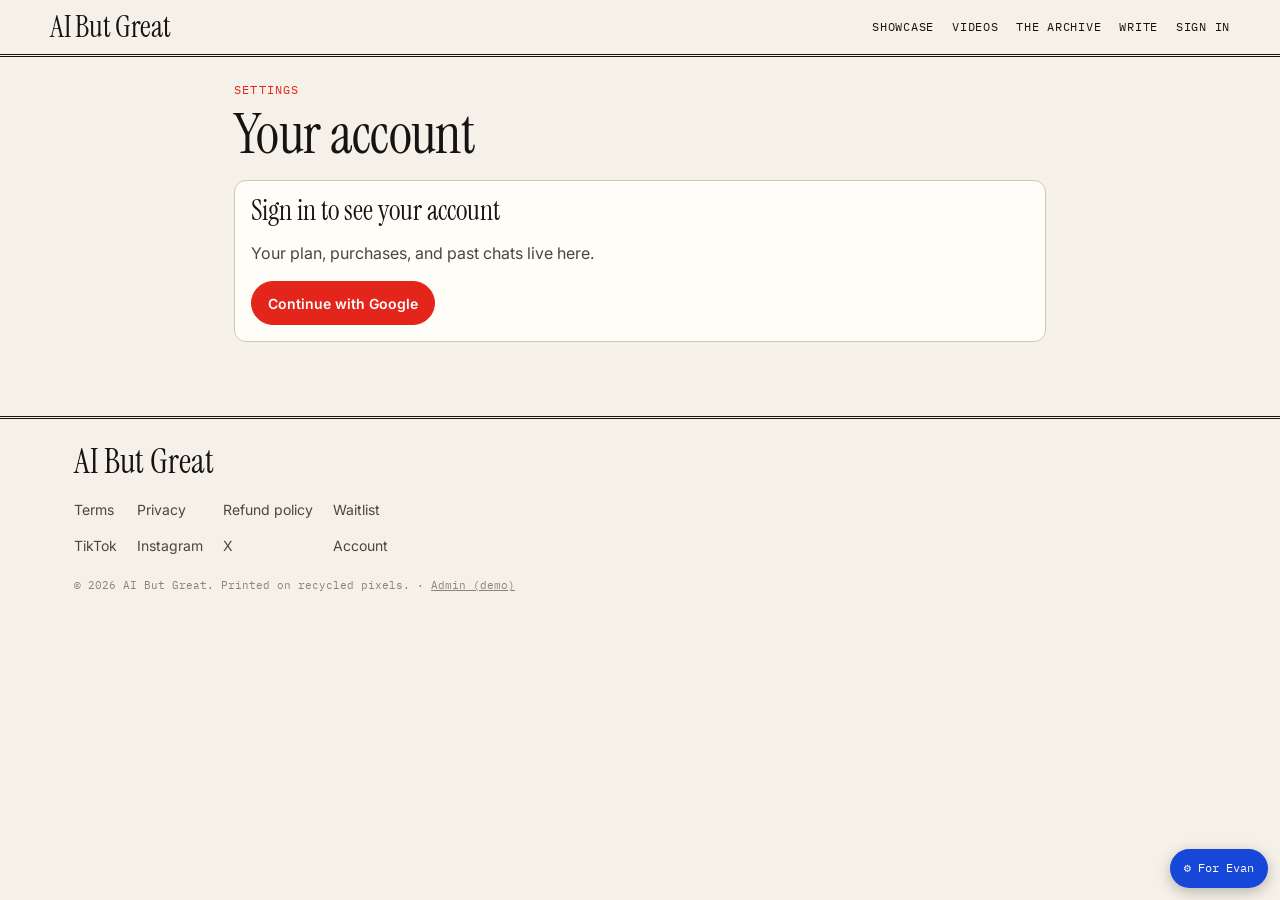
<file: site/account.html>
<!doctype html>
<html lang="en">
<head>
<meta charset="utf-8">
<meta name="viewport" content="width=device-width, initial-scale=1, viewport-fit=cover">
<title>Account · AI But Great</title>
<meta name="description" content="Your plan, purchases, referral link and preferences.">
<meta name="robots" content="noindex">
<meta name="theme-color" content="#F5F1E8">
<link rel="preconnect" href="https://fonts.googleapis.com">
<link rel="preconnect" href="https://fonts.gstatic.com" crossorigin>
<link rel="stylesheet" href="https://fonts.googleapis.com/css2?family=Instrument+Serif:ital@0;1&family=Fraunces:opsz,wght@9..144,400;9..144,600&family=Inter:wght@400;500;600;700&family=IBM+Plex+Mono:wght@400;600&family=Caveat:wght@600&display=swap">
<link rel="stylesheet" href="css/style.css?v=6">
</head>
<body>
<header id="masthead" data-compact="1" data-current="account"></header>

<main class="wrap" style="max-width:860px;padding-top:24px;padding-bottom:40px">
  <p class="kicker">Settings</p>
  <h1 class="h-section" id="hello">Your account</h1>
  <div id="root" style="margin-top:18px"></div>
</main>

<footer id="footer"></footer>

<script src="js/formats.js?v=6"></script>
<script src="js/mock-api.js?v=6"></script>
<script src="js/common.js?v=6"></script>
<script>
(function () {
  const api = ABG.api, ui = ABG.ui, esc = ABG_FORMATS.esc;
  const root = document.getElementById('root');
  const fmtDate = (t) => new Date(t).toLocaleDateString('en-US', { month: 'short', day: 'numeric', year: 'numeric' });

  async function render() {
    const me = await api.me();
    if (!me.user) {
      document.getElementById('hello').textContent = 'Your account';
      root.innerHTML = `<div class="panel"><h2>Sign in to see your account</h2><p class="muted">Your plan, purchases, and past chats live here.</p><button class="btn btn-red" id="si">Continue with Google</button></div>`;
      document.getElementById('si').onclick = async () => { if (await ui.signIn()) render(); };
      return;
    }
    const [usage, purchases, ref, prefs, offer] = await Promise.all([api.myUsage(), api.myPurchases(), api.referral(), api.getPrefs(), api.lifetimeOffer()]);
    const e = me.ent;
    document.getElementById('hello').textContent = 'Hi, ' + me.user.name.split(' ')[0] + '.';

    let planName = 'Free', planLine = `${e.freeLeft} free response${e.freeLeft === 1 ? '' : 's'} left.`, actions = `<button class="btn btn-red" data-a="plans">See plans</button>`;
    if (usage.spent && !e.hasAccess) planName = 'No active plan';
    if (e.lifetime) { planName = 'Lifetime'; planLine = 'Paid once. Write forever.'; actions = ''; }
    else if (e.pastDue) { planName = 'Weekly · payment failed'; planLine = 'Your last renewal didn\'t go through. Update your payment method to keep writing.'; actions = `<button class="btn btn-red" data-a="fix">Update payment method</button>`; }
    else if (e.passActive && e.autoRenew) { planName = 'Weekly, auto-renew'; planLine = `Renews ${fmtDate(e.passEndsAt)} for ${ui.money(me.prices.weekly)}.`; actions = `<button class="btn" data-a="cancel">Cancel auto-renew</button>`; }
    else if (e.passActive) { planName = 'Pass'; planLine = `Ends ${fmtDate(e.passEndsAt)} (${ui.daysLeft(e.passEndsAt)} days left). Won't renew.`; actions = `<button class="btn" data-a="plans">See plans</button>` + (purchases.some((p) => p.plan === 'weekly' && p.status === 'paid') ? ` <button class="btn btn-ghost" data-a="resume">Turn auto-renew back on</button>` : ''); }
    if (e.singleCredits) planLine += ` Plus ${e.singleCredits} paid response${e.singleCredits > 1 ? 's' : ''}.`;

    root.innerHTML = `
      <div class="panel" data-dev="Plan card reads the entitlements row. Cancel = stripe.subscriptions.update(cancel_at_period_end). Must be self-serve (some states require it).">
        <p class="label">Your plan</p><h2>${planName}</h2><p class="muted" style="margin:0 0 12px">${planLine}</p>
        ${offer ? `<div class="disclose" style="background:var(--card)"><b>Your pass ended.</b> You've spent ${ui.money(offer.spent)}. Put it toward lifetime and pay ${ui.money(offer.price)} instead of ${ui.money(offer.full)}.<br><button class="btn btn-red btn-sm" data-a="offer" style="margin-top:8px">Get lifetime for ${ui.money(offer.price)}</button></div>` : ''}
        <div class="row-inline">${actions}</div>
      </div>

      <div class="stats">
        <div class="stat"><div class="n">${usage.responses}</div><div class="l">responses</div></div>
        <div class="stat"><div class="n">${usage.words.toLocaleString()}</div><div class="l">words written</div></div>
        <div class="stat"><div class="n">${ui.money(usage.spent)}</div><div class="l">spent</div></div>
        <div class="stat"><div class="n">${ref.signups}</div><div class="l">friends invited</div></div>
      </div>

      <div class="panel" data-dev="Referral: every user gets a link. When a friend signs up with it, BOTH get ${ref.bonus} free responses (credited at friend's signup).">
        <h2>Give 3, get 3</h2>
        <p class="muted" style="margin:0 0 10px">When a friend signs up with your link, you both get ${ref.bonus} free responses.</p>
        <div class="row-inline"><input class="input mono" readonly value="${esc(ref.link)}" id="reflink"><button class="btn btn-red" data-a="copyref">Copy link</button></div>
        ${ref.earned ? `<p class="mono" style="margin:10px 0 0">You've earned ${ref.earned} free responses so far.</p>` : ''}
      </div>

      <div class="panel">
        <h2>Purchases</h2>
        ${purchases.length ? `<div class="tbl-wrap"><table class="tbl"><thead><tr><th>Date</th><th>What</th><th>Amount</th><th>Status</th><th></th></tr></thead><tbody>
          ${purchases.map((p) => `<tr><td>${fmtDate(p.createdAt)}</td><td>${esc(api.PLANS[p.plan] ? api.PLANS[p.plan].name : p.plan)}</td><td>${ui.money(p.amount)}</td>
            <td><span class="pill ${p.status === 'paid' ? 'ink' : p.status === 'failed' ? 'red' : ''}">${p.status}</span></td><td><button class="link mono" data-receipt="${p.id}">Receipt</button></td></tr>`).join('')}
          </tbody></table></div>` : '<p class="muted" style="margin:0">No purchases yet.</p>'}
        <p class="mono muted" style="margin:10px 0 0">Need a refund? See our <a href="refund.html">refund policy</a>.</p>
      </div>

      <div class="two">
        <div class="panel" data-dev="PATCH marketingOptIn → our DB, then push to Loops. Loops' unsubscribe webhook writes back here.">
          <h2>Email</h2>
          <p class="muted" style="margin:0">${esc(me.user.email)}</p>
          <label class="check"><input type="checkbox" id="mkt" ${prefs.marketingOptIn ? 'checked' : ''}> Send me tips and deals, about twice a month.</label>
          <p class="mono muted" style="margin:0">Receipts and plan emails always send. Every email has an unsubscribe link.</p>
        </div>
        <div class="panel">
          <h2>Texts</h2>
          ${prefs.smsOptIn
            ? `<p style="margin:0 0 8px">Texts on for <b>${esc(prefs.phone)}</b> since ${fmtDate(prefs.smsAt)}.</p><p class="mono muted" style="margin:0">To stop, reply STOP to any text.</p>`
            : `<p class="muted" style="margin:0 0 10px">Get 20% off by text.</p>
               <input class="input" type="tel" id="ph" placeholder="(555) 123-4567">
               <label class="check"><input type="checkbox" id="phc"> <span id="phct">Yes, text me marketing messages from AI But Great, about 2 to 4 a month. Agreeing isn't required to buy anything. Msg and data rates may apply. Reply STOP to opt out, HELP for help.</span></label>
               <button class="btn btn-sm btn-red" data-a="sms">Text me the code</button>`}
        </div>
      </div>

      <div class="row-inline" style="margin-top:6px"><a class="btn" href="chat.html">Your chats</a><button class="btn btn-ghost" data-a="signout">Sign out</button></div>`;

    root.querySelectorAll('[data-a]').forEach((b) => b.onclick = () => act(b.dataset.a, me));
    root.querySelectorAll('[data-receipt]').forEach((b) => b.onclick = () => ui.modal(`<h2>Receipt</h2><p class="muted">In the real app this is the Stripe receipt (hosted_invoice_url or receipt_url). Loops also emails it after every purchase.</p><p class="mono">${esc(b.dataset.receipt)}</p>`));
    const mkt = document.getElementById('mkt'); if (mkt) mkt.onchange = async () => { await api.setMarketing(mkt.checked); ui.toast(mkt.checked ? 'You\'re on the list' : 'Unsubscribed from marketing'); };
  }

  async function act(a, me) {
    if (a === 'plans') { await ui.paywallModal(); }
    if (a === 'fix') { await ui.checkout('weekly'); }
    if (a === 'offer') { await ui.lifetimeOffer(); }
    if (a === 'resume') { await api.resumeAutoRenew(); ui.toast('Auto-renew is back on'); }
    if (a === 'copyref') { ui.copy(document.getElementById('reflink').value); api.trackReferralSent(); }
    if (a === 'signout') { await api.signOut(); location.href = 'index.html'; return; }
    if (a === 'sms') {
      const ph = document.getElementById('ph').value.trim();
      if (ph.replace(/\D/g, '').length < 10) return ui.toast('Enter a full phone number');
      if (!document.getElementById('phc').checked) return ui.toast('Tick the box so we\'re allowed to text you');
      await api.smsOptIn({ phone: ph, consentText: document.getElementById('phct').textContent });
      ui.toast('Sent. Your code is TEXT20');
    }
    if (a === 'cancel') {
      const until = new Date(me.ent.passEndsAt).toLocaleDateString('en-US', { month: 'long', day: 'numeric' });
      const m = ui.modal(`<h2>Cancel auto-renew?</h2><p>You'll keep access until <b>${until}</b>. After that, nothing else is charged.</p>
        <div class="row-inline"><button class="btn btn-red" data-yes>Yes, cancel</button><button class="btn" data-no>Keep it</button></div>`);
      m.el.querySelector('[data-no]').onclick = m.close;
      m.el.querySelector('[data-yes]').onclick = async () => { await api.cancelAutoRenew(); m.close(); ui.toast('Auto-renew is off'); render(); };
      return;
    }
    render();
  }

  render();
  window.addEventListener('abg:state', render);
})();
</script>
</body>
</html>
</file>
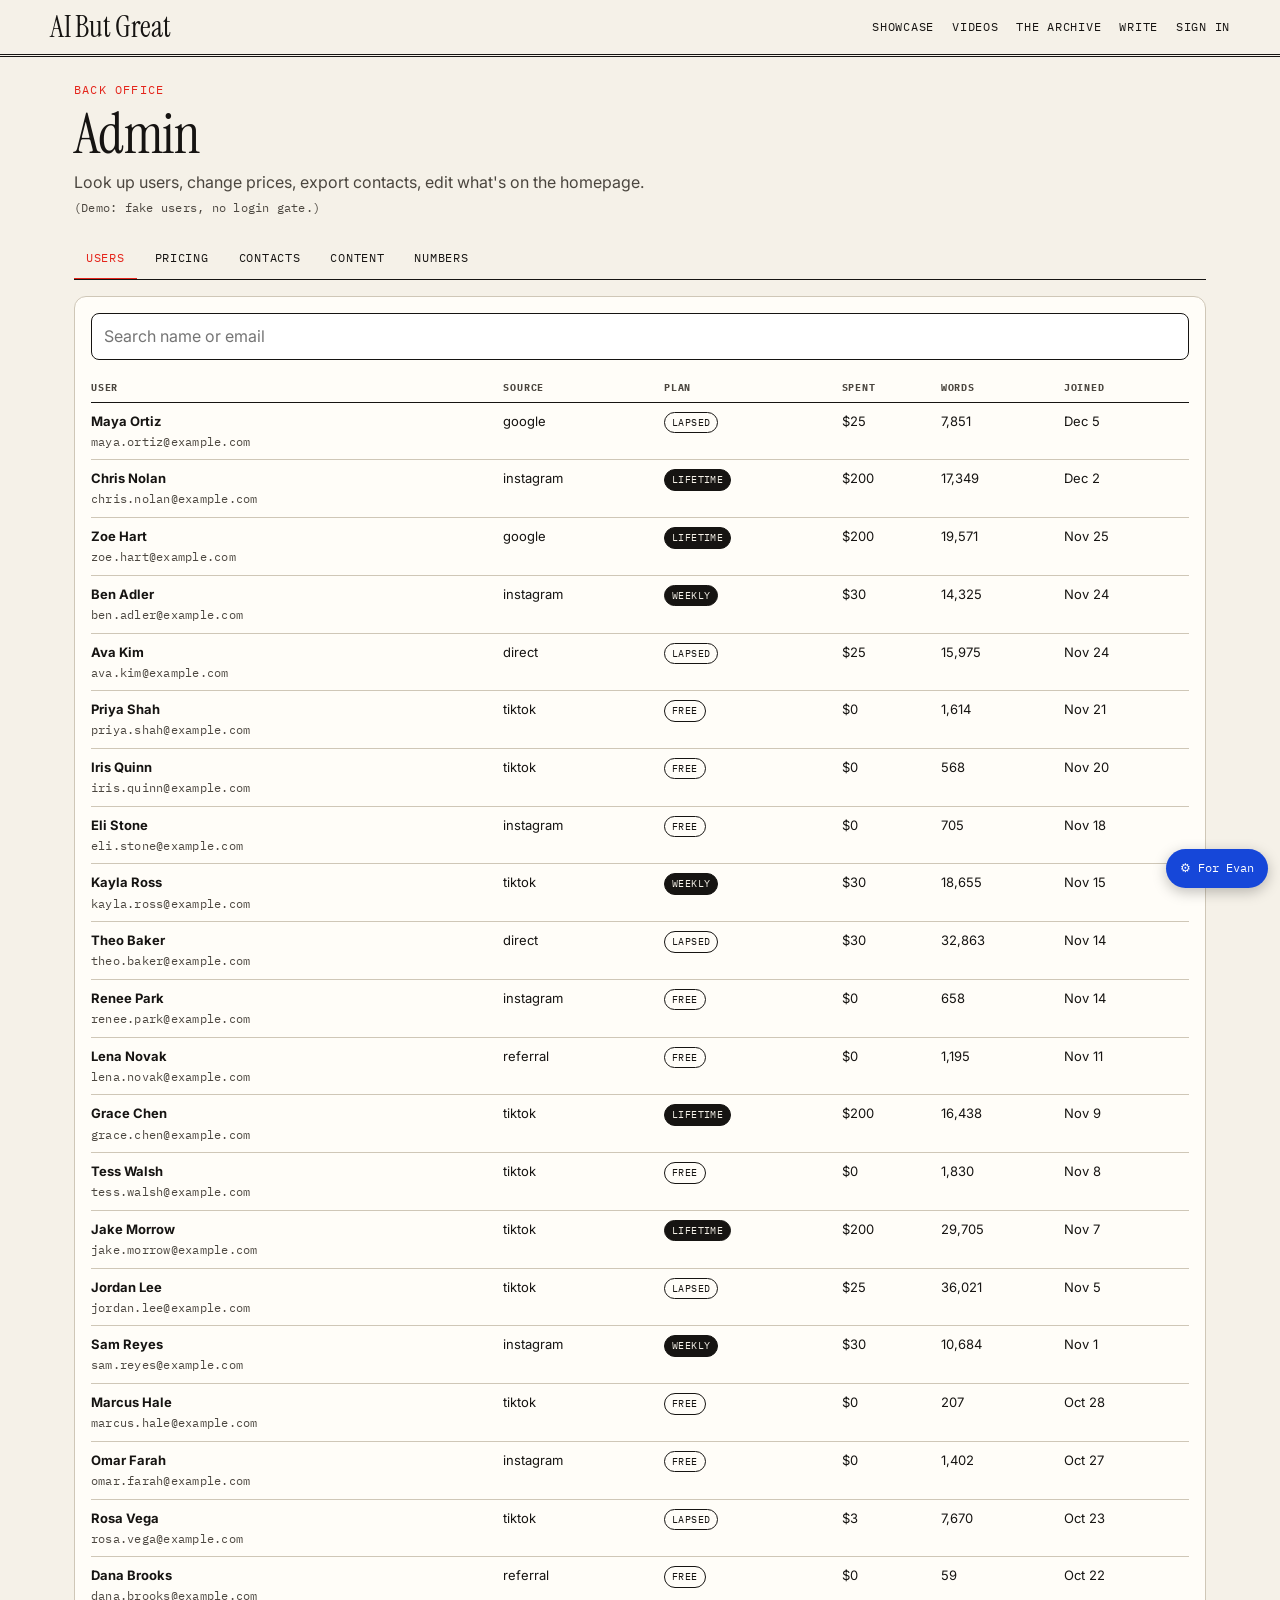
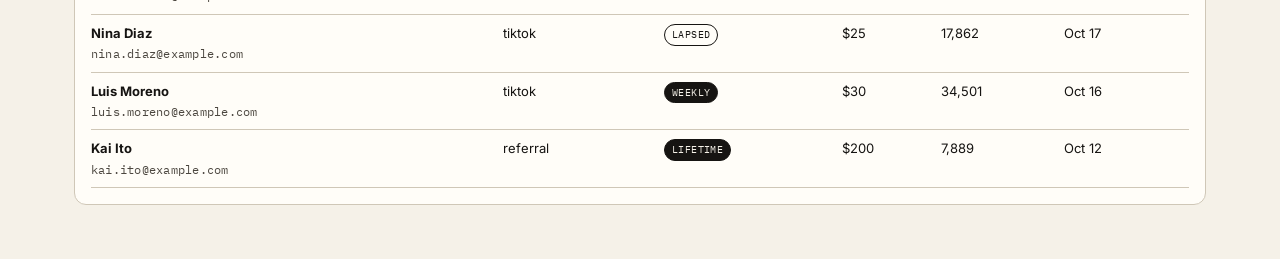
<file: site/admin.html>
<!doctype html>
<html lang="en">
<head>
<meta charset="utf-8">
<meta name="viewport" content="width=device-width, initial-scale=1, viewport-fit=cover">
<title>Admin · AI But Great</title>
<meta name="robots" content="noindex, nofollow">
<meta name="theme-color" content="#F5F1E8">
<link rel="preconnect" href="https://fonts.googleapis.com">
<link rel="preconnect" href="https://fonts.gstatic.com" crossorigin>
<link rel="stylesheet" href="https://fonts.googleapis.com/css2?family=Instrument+Serif:ital@0;1&family=Fraunces:opsz,wght@9..144,400;9..144,600&family=Inter:wght@400;500;600;700&family=IBM+Plex+Mono:wght@400;600&family=Caveat:wght@600&display=swap">
<link rel="stylesheet" href="css/style.css?v=6">
</head>
<body>
<header id="masthead" data-compact="1"></header>

<main class="wrap" style="padding-top:24px;padding-bottom:40px">
  <p class="kicker">Back office</p>
  <h1 class="h-section">Admin</h1>
  <p class="dek" data-dev="REAL: every /api/admin/* route checks role === 'admin' on the server. This demo has no gate.">Look up users, change prices, export contacts, edit what's on the homepage. <span class="mono">(Demo: fake users, no login gate.)</span></p>
  <div class="tabs" role="tablist" id="tabs">
    <button role="tab" data-tab="users" aria-selected="true">Users</button>
    <button role="tab" data-tab="pricing">Pricing</button>
    <button role="tab" data-tab="contacts">Contacts</button>
    <button role="tab" data-tab="content">Content</button>
    <button role="tab" data-tab="numbers">Numbers</button>
  </div>
  <div id="pane"></div>
</main>

<script src="content/examples.js?v=6"></script>
<script src="content/videos.js?v=6"></script>
<script src="js/formats.js?v=6"></script>
<script src="js/mock-api.js?v=6"></script>
<script src="js/common.js?v=6"></script>
<script>
(function () {
  const api = ABG.api, A = api.admin, ui = ABG.ui, esc = ABG_FORMATS.esc;
  const pane = document.getElementById('pane');
  const fmtDate = (t) => t ? new Date(t).toLocaleDateString('en-US', { month: 'short', day: 'numeric' }) : '—';
  const planPill = (e, spent) => e.lifetime ? '<span class="pill ink">lifetime</span>' : e.passActive ? `<span class="pill ink">${e.autoRenew ? 'weekly' : 'pass'}</span>` : e.pastDue ? '<span class="pill red">past due</span>' : spent ? '<span class="pill">lapsed</span>' : '<span class="pill">free</span>';

  document.getElementById('tabs').addEventListener('click', (e) => {
    const b = e.target.closest('[data-tab]'); if (!b) return;
    document.querySelectorAll('#tabs button').forEach((x) => x.setAttribute('aria-selected', x === b));
    TABS[b.dataset.tab]();
  });

  /* ------------------------------------------------------------ USERS */
  async function users(q = '') {
    const list = await A.listUsers(q);
    pane.innerHTML = `<div class="panel">
      <input class="input" id="uq" placeholder="Search name or email" value="${esc(q)}" style="margin-bottom:12px">
      <div class="tbl-wrap"><table class="tbl"><thead><tr><th>User</th><th>Source</th><th>Plan</th><th>Spent</th><th>Words</th><th>Joined</th></tr></thead><tbody>
      ${list.map((u) => `<tr class="click" data-u="${u.id}"><td><b>${esc(u.name)}</b><br><span class="mono muted">${esc(u.email)}</span></td><td>${u.source}</td><td>${planPill(u.ent, u.spent)}</td><td>${ui.money(u.spent)}</td><td>${u.wordsWritten.toLocaleString()}</td><td>${fmtDate(u.createdAt)}</td></tr>`).join('')}
      </tbody></table></div></div>`;
    const uq = document.getElementById('uq');
    let t; uq.oninput = () => { clearTimeout(t); t = setTimeout(async () => { await users(uq.value); const n = document.getElementById('uq'); n.focus(); n.setSelectionRange(n.value.length, n.value.length); }, 250); };
    pane.querySelectorAll('[data-u]').forEach((r) => r.onclick = () => userDetail(r.dataset.u));
  }

  async function userDetail(id) {
    const d = await A.getUser(id);
    const u = d.user, e = d.ent;
    const m = ui.modal(`<p class="label">User</p><h2>${esc(u.name)}</h2><p class="mono muted" style="margin-top:0">${esc(u.email)} · ${u.id}</p>
      <h3 class="label" style="margin-top:16px">Access</h3>
      <dl class="kv"><dt>Plan</dt><dd>${planPill(e, d.spent)}</dd><dt>Lifetime</dt><dd>${e.lifetime ? 'yes' : 'no'}</dd>
        <dt>Pass ends</dt><dd>${e.passEndsAt ? new Date(e.passEndsAt).toLocaleString() : '—'}</dd><dt>Auto-renew</dt><dd>${e.autoRenew ? 'on' : 'off'}</dd>
        <dt>Bonus free</dt><dd>${e.freeLeft}</dd><dt>Paid responses</dt><dd>${e.singleCredits}</dd></dl>
      <h3 class="label" style="margin-top:16px">Usage</h3>
      <dl class="kv"><dt>Responses</dt><dd>${u.responses}</dd><dt>Words</dt><dd>${u.wordsWritten.toLocaleString()}</dd><dt>Spent</dt><dd>${ui.money(d.spent)}</dd>
        <dt>$ per 3,000 words</dt><dd>${u.wordsWritten ? ui.money(d.spent / (u.wordsWritten / 3000)) : '—'}</dd><dt>Chats</dt><dd>${d.conversations}</dd>
        <dt>Source</dt><dd>${u.source}</dd><dt>Price version</dt><dd>${u.priceVariant || 'A'}</dd><dt>Email opt-in</dt><dd>${u.marketingOptIn ? 'yes' : 'no'}</dd><dt>SMS opt-in</dt><dd>${u.smsOptIn ? 'yes · ' + esc(u.phone) : 'no'}</dd></dl>
      <h3 class="label" style="margin-top:16px">Purchases</h3>
      ${d.purchases.length ? `<div class="tbl-wrap"><table class="tbl"><tbody>${d.purchases.map((p) => `<tr><td>${fmtDate(p.createdAt)}</td><td>${p.plan}</td><td>${ui.money(p.amount)}</td><td><span class="pill ${p.status === 'refunded' ? '' : p.status === 'failed' ? 'red' : 'ink'}">${p.status}</span></td>
        <td>${p.status === 'paid' ? `<button class="btn btn-sm" data-refund="${p.id}" data-dev="Refund → stripe.refunds.create. Access is removed when the charge.refunded webhook lands.">Refund</button>` : ''}</td></tr>`).join('')}</tbody></table></div>` : '<p class="muted">None.</p>'}
      <h3 class="label" style="margin-top:16px">Give free stuff</h3>
      <div class="row-inline" style="align-items:flex-end">
        <label class="field" style="flex:1"><span>Free responses</span><input class="input" type="number" min="0" value="0" id="g-free"></label>
        <label class="field" style="flex:1"><span>Pass days</span><input class="input" type="number" min="0" value="0" id="g-days"></label>
      </div>
      <label class="check"><input type="checkbox" id="g-life"> Give lifetime access</label>
      <button class="btn btn-red" id="g-go">Grant</button>`, { wide: true });
    m.el.querySelectorAll('[data-refund]').forEach((b) => b.onclick = async () => {
      if (!confirm('Refund this payment through Stripe?')) return;
      await A.refund(b.dataset.refund); m.close(); ui.toast('Refunded'); userDetail(id); users(document.getElementById('uq') ? document.getElementById('uq').value : '');
    });
    m.el.querySelector('#g-go').onclick = async () => {
      await A.grant(id, { freeResponses: +m.el.querySelector('#g-free').value || 0, passDays: +m.el.querySelector('#g-days').value || 0, lifetime: m.el.querySelector('#g-life').checked });
      m.close(); ui.toast('Granted'); users();
    };
  }

  /* ------------------------------------------------------------ PRICING */
  async function pricing() {
    const c = await A.getConfig();
    const row = (v) => `<div class="panel"><h2>Version ${v}${v === 'A' ? ' <span class="mono muted" style="font-size:12px">(default)</span>' : ''}</h2>
      <div class="row-inline">${['lifetime', 'pass7', 'weekly', 'single'].map((k) => `<label class="field" style="flex:1;min-width:120px"><span>${api.PLANS[k].name}</span><input class="input" type="number" step="0.01" min="0" data-p="${v}.${k}" value="${c.prices[v][k]}"></label>`).join('')}</div></div>`;
    pane.innerHTML = `
      <p class="dek" data-dev="Settings table. Checkout reads price from here for the user's assigned version. Assignment is random on first visit and sticky forever (stored on the visitor, then on the user).">Prices live here, not in code. Change them any time. Lifetime always shows first on the payment screen.</p>
      ${row('A')}${row('B')}
      <div class="panel"><h2>Price test</h2>
        <label class="check"><input type="checkbox" id="pt-on" ${c.priceTest.enabled ? 'checked' : ''}> Run the test (new visitors are split between A and B)</label>
        <label class="field"><span>Share of new visitors who see B: <b id="pt-v">${c.priceTest.splitB}%</b></span><input type="range" min="0" max="100" id="pt-split" value="${c.priceTest.splitB}" style="width:100%;accent-color:var(--red)"></label>
        <p class="mono muted" style="margin:0">People already assigned keep their version every visit. Compare "money per visitor" by version in PostHog.</p>
      </div>
      <div class="panel"><h2>Limits</h2><div class="row-inline">
        <label class="field" style="flex:1"><span>Free responses</span><input class="input" type="number" id="l-free" value="${c.freeResponses}"></label>
        <label class="field" style="flex:1"><span>Referral bonus (each)</span><input class="input" type="number" id="l-ref" value="${c.referralBonus}"></label>
        <label class="field" style="flex:1"><span>Max per minute</span><input class="input" type="number" id="l-min" value="${c.limits.perMinute}"></label>
        <label class="field" style="flex:1"><span>Max per day (paid)</span><input class="input" type="number" id="l-day" value="${c.limits.perDay}"></label>
      </div></div>
      <button class="btn btn-red" id="save">Save prices</button>`;
    document.getElementById('pt-split').oninput = (e) => document.getElementById('pt-v').textContent = e.target.value + '%';
    document.getElementById('save').onclick = async () => {
      const prices = JSON.parse(JSON.stringify(c.prices));
      pane.querySelectorAll('[data-p]').forEach((i) => { const [v, k] = i.dataset.p.split('.'); prices[v][k] = +i.value; });
      await A.setConfig({ prices, priceTest: { enabled: document.getElementById('pt-on').checked, splitB: +document.getElementById('pt-split').value },
        freeResponses: +document.getElementById('l-free').value, referralBonus: +document.getElementById('l-ref').value,
        limits: { perMinute: +document.getElementById('l-min').value, perDay: +document.getElementById('l-day').value } });
      ui.toast('Saved. Live on the next page load.');
    };
  }

  /* ------------------------------------------------------------ CONTACTS */
  let cf = {};
  async function contacts() {
    const rows = await A.contacts(cf);
    const sel = (id, opts, val) => `<select class="input" id="${id}" style="flex:1;min-width:140px">${opts.map(([v, l]) => `<option value="${v}" ${v === (val || '') ? 'selected' : ''}>${l}</option>`).join('')}</select>`;
    pane.innerHTML = `<div class="panel">
      <p class="dek" data-dev="Our DB is the master list. Same filters exist in Loops. Export = CSV of the filtered rows, including SMS consent time + IP.">Everyone who signed in. Filter, then export. Example: <button class="link" id="ex">paid, came from TikTok</button>.</p>
      <div class="row-inline" style="margin-bottom:10px">
        ${sel('f-source', [['', 'Any source'], ['tiktok', 'TikTok'], ['instagram', 'Instagram'], ['google', 'Google'], ['referral', 'Referral'], ['direct', 'Direct']], cf.source)}
        ${sel('f-plan', [['', 'Any plan'], ['paid', 'Paid anything'], ['lifetime', 'Lifetime'], ['weekly', 'Weekly'], ['pass', 'Pass'], ['lapsed', 'Lapsed'], ['free', 'Free']], cf.plan)}
      </div>
      <label class="check" style="display:inline-flex;margin-right:16px"><input type="checkbox" id="f-email" ${cf.emailOptIn ? 'checked' : ''}> Email opt-in only</label>
      <label class="check" style="display:inline-flex"><input type="checkbox" id="f-sms" ${cf.smsOptIn ? 'checked' : ''}> SMS opt-in only</label>
      <div class="row-inline" style="align-items:center;margin:6px 0 12px"><b style="flex:1">${rows.length} contacts</b><button class="btn btn-red btn-sm" id="csv">Export CSV</button></div>
      <div class="tbl-wrap"><table class="tbl"><thead><tr><th>Name</th><th>Email</th><th>Source</th><th>Plan</th><th>Spent</th><th>Email</th><th>SMS</th><th>Signed up</th></tr></thead><tbody>
      ${rows.map((r) => `<tr><td>${esc(r.name)}</td><td class="mono">${esc(r.email)}</td><td>${r.source}</td><td>${r.plan}</td><td>${ui.money(r.totalSpent)}</td><td>${r.emailOptIn ? '✓' : ''}</td><td>${r.smsOptIn ? '✓' : ''}</td><td>${r.signup}</td></tr>`).join('')}
      </tbody></table></div></div>`;
    const upd = () => { cf = { source: document.getElementById('f-source').value, plan: document.getElementById('f-plan').value, emailOptIn: document.getElementById('f-email').checked, smsOptIn: document.getElementById('f-sms').checked }; contacts(); };
    ['f-source', 'f-plan', 'f-email', 'f-sms'].forEach((id) => document.getElementById(id).onchange = upd);
    document.getElementById('ex').onclick = () => { cf = { source: 'tiktok', plan: 'paid' }; contacts(); };
    document.getElementById('csv').onclick = () => {
      if (!rows.length) return ui.toast('Nothing to export');
      const cols = Object.keys(rows[0]);
      const csv = [cols.join(',')].concat(rows.map((r) => cols.map((k) => '"' + String(r[k]).replace(/"/g, '""') + '"').join(','))).join('\n');
      const a = document.createElement('a'); a.href = URL.createObjectURL(new Blob([csv], { type: 'text/csv' })); a.download = 'contacts.csv'; a.click();
    };
  }

  /* ------------------------------------------------------------ CONTENT */
  async function content(sub = 'examples') {
    const exOverride = await A.getContent('examples');
    const examples = exOverride || ABG_EXAMPLES;
    const vidOverride = await A.getContent('videos');
    const videos = vidOverride || ABG_VIDEOS;
    const subnav = `<div class="filters">${[['examples', 'Showcase'], ['videos', 'Videos'], ['posts', 'Archive posts']].map(([k, l]) => `<button class="chip" data-sub="${k}" aria-pressed="${k === sub}">${l}</button>`).join('')}</div>`;
    let body = '';
    if (sub === 'examples') {
      body = `<p class="dek" data-dev="REAL: a CMS (or the examples file in git). Order = homepage order. The first 6 are what most people see.">${examples.length} examples. The first 6 are the strongest; most people never scroll past them. ${exOverride ? '<button class="link" id="reset-ex">Reset to the file version</button>' : ''}</p>
        <div class="tbl-wrap"><table class="tbl"><thead><tr><th>#</th><th>Prompt</th><th>Category</th><th>Format</th><th></th></tr></thead><tbody>
        ${examples.map((x, i) => `<tr><td>${i + 1}${i < 6 ? ' ★' : ''}</td><td>${esc(x.prompt.slice(0, 80))}${x.prompt.length > 80 ? '…' : ''}</td><td>${x.cat}</td><td>${x.format}</td>
          <td style="white-space:nowrap"><button class="btn btn-sm btn-ghost" data-mv="${i}:-1" ${i === 0 ? 'disabled' : ''}>↑</button><button class="btn btn-sm btn-ghost" data-mv="${i}:1" ${i === examples.length - 1 ? 'disabled' : ''}>↓</button><button class="btn btn-sm" data-ed="${i}">Edit</button></td></tr>`).join('')}
        </tbody></table></div>`;
    } else if (sub === 'videos') {
      body = `<p class="dek">Paste the Mux or Cloudflare Stream URL, plus the original TikTok/Instagram link so views count there too.</p>
        ${videos.map((v, i) => `<div class="panel"><b>${esc(v.title)}</b> <span class="mono muted">${v.date}</span>
          <div class="row-inline" style="margin-top:8px"><input class="input mono" data-vs="${i}.src" placeholder="Video URL (Mux / Cloudflare)" value="${esc(v.src || '')}"><input class="input mono" data-vs="${i}.tiktok" placeholder="TikTok link" value="${esc(v.tiktok || '')}"></div></div>`).join('')}
        <button class="btn btn-red" id="save-v">Save videos</button>`;
    } else {
      const posts = await fetch('posts/index.json').then((r) => r.json()).catch(() => []);
      body = `<p class="dek" data-dev="REAL: posts are markdown files. Build step renders each to /archive/{slug} (static HTML, own URL, meta tags) and adds it to sitemap.xml.">Posts are markdown files in <span class="mono">site/posts/</span>, listed in <span class="mono">posts/index.json</span>. Anyone can add one: copy the template, fill it in, save.</p>
        <div class="panel">${posts.map((p) => `<div style="padding:6px 0;border-bottom:1px solid var(--rule)"><a href="post.html?p=${p.slug}">${esc(p.title)}</a> <span class="mono muted">${p.type} · ${p.date}</span></div>`).join('')}</div>
        <div class="panel"><h2>New post template</h2><pre class="mono" style="white-space:pre-wrap;margin:0">---
title: Your headline
type: news        # news (satire) or wiki (encyclopedia)
date: 2026-10-01
dek: One-line subhead (news only)
prompt: The exact prompt we gave the AI
info.Date: 2031   # wiki only: infobox rows start with "info."
---

Body in markdown. ## for section headings.
No real people in satire. Ever.</pre></div>`;
    }
    pane.innerHTML = subnav + body;
    pane.querySelectorAll('[data-sub]').forEach((b) => b.onclick = () => content(b.dataset.sub));
    const reset = document.getElementById('reset-ex'); if (reset) reset.onclick = async () => { await A.setContent('examples', null); content('examples'); };
    pane.querySelectorAll('[data-mv]').forEach((b) => b.onclick = async () => {
      const [i, d] = b.dataset.mv.split(':').map(Number); const arr = examples.slice();
      [arr[i], arr[i + d]] = [arr[i + d], arr[i]]; await A.setContent('examples', arr); content('examples');
    });
    pane.querySelectorAll('[data-ed]').forEach((b) => b.onclick = () => editExample(examples, +b.dataset.ed));
    const sv = document.getElementById('save-v');
    if (sv) sv.onclick = async () => {
      const arr = JSON.parse(JSON.stringify(videos));
      pane.querySelectorAll('[data-vs]').forEach((inp) => { const [i, k] = inp.dataset.vs.split('.'); arr[i][k] = inp.value.trim() || null; });
      await A.setContent('videos', arr); ui.toast('Saved');
    };
  }
  function editExample(examples, i) {
    const x = examples[i];
    const m = ui.modal(`<h2>Edit example</h2>
      <label class="field"><span>Prompt (write it the way a real person types)</span><textarea class="input" rows="3" id="e-prompt">${esc(x.prompt)}</textarea></label>
      <div class="row-inline"><label class="field" style="flex:1"><span>Category</span><select class="input" id="e-cat">${['work', 'personal', 'school', 'social', 'creative'].map((c) => `<option ${c === x.cat ? 'selected' : ''}>${c}</option>`).join('')}</select></label>
      <label class="field" style="flex:1"><span>Seconds to write</span><input class="input" type="number" step="0.1" id="e-sec" value="${x.seconds}"></label></div>
      <label class="field"><span>Red-pen note (optional)</span><input class="input" id="e-note" value="${esc(x.note || '')}"></label>
      <label class="field"><span>Output (${x.format} format, JSON)</span><textarea class="input mono" rows="8" id="e-out">${esc(JSON.stringify(x.output, null, 2))}</textarea></label>
      <label class="field"><span>What ChatGPT wrote</span><textarea class="input" rows="4" id="e-gpt">${esc(x.chatgpt || '')}</textarea></label>
      <p class="err hidden" id="e-err"></p><button class="btn btn-red" id="e-save">Save</button>`, { wide: true });
    m.el.querySelector('#e-save').onclick = async () => {
      let out; try { out = JSON.parse(m.el.querySelector('#e-out').value); } catch (e) { const er = m.el.querySelector('#e-err'); er.textContent = 'Output isn\'t valid JSON.'; er.classList.remove('hidden'); return; }
      const arr = JSON.parse(JSON.stringify(examples));
      Object.assign(arr[i], { prompt: m.el.querySelector('#e-prompt').value.trim(), cat: m.el.querySelector('#e-cat').value, seconds: +m.el.querySelector('#e-sec').value,
        note: m.el.querySelector('#e-note').value.trim() || undefined, output: out, chatgpt: m.el.querySelector('#e-gpt').value });
      await A.setContent('examples', arr); m.close(); ui.toast('Saved. Check the homepage.'); content('examples');
    };
  }

  /* ------------------------------------------------------------ NUMBERS */
  async function numbers() {
    const u = await A.unitEconomics();
    const ok = u.per3000 >= 1;
    pane.innerHTML = `<div class="stats">
        <div class="stat"><div class="n">${ui.money(u.revenue)}</div><div class="l">revenue (paid, not refunded)</div></div>
        <div class="stat"><div class="n">${Math.round(u.words).toLocaleString()}</div><div class="l">words written</div></div>
        <div class="stat"><div class="n" style="color:${ok ? 'var(--ok)' : 'var(--red)'}">${ui.money(u.per3000)}</div><div class="l">revenue per 3,000 words (target: $1)</div></div>
        <div class="stat"><div class="n">${ok ? 'On target' : 'Below'}</div><div class="l">vs. $1 per 3,000 words</div></div>
      </div>
      <div class="panel" data-dev="These three live in PostHog, not here. Stripe payments are sent into PostHog so money sits next to behavior.">
        <h2>Dashboards (in PostHog)</h2>
        <ol style="margin:0;padding-left:20px;line-height:1.8">
          <li><b>The full funnel</b>, split by where people came from: landed → typed first prompt → got first response → saw sign-in → signed in → got responses 2 and 3 → saw payment screen → clicked an option → started checkout → paid → bought again.</li>
          <li><b>Money per visitor</b> for each price version (A vs B).</li>
          <li><b>30-day money per user</b> for auto-renew.</li>
        </ol>
      </div>`;
  }

  const TABS = { users, pricing, contacts, content, numbers };
  users();
})();
</script>
</body>
</html>
</file>
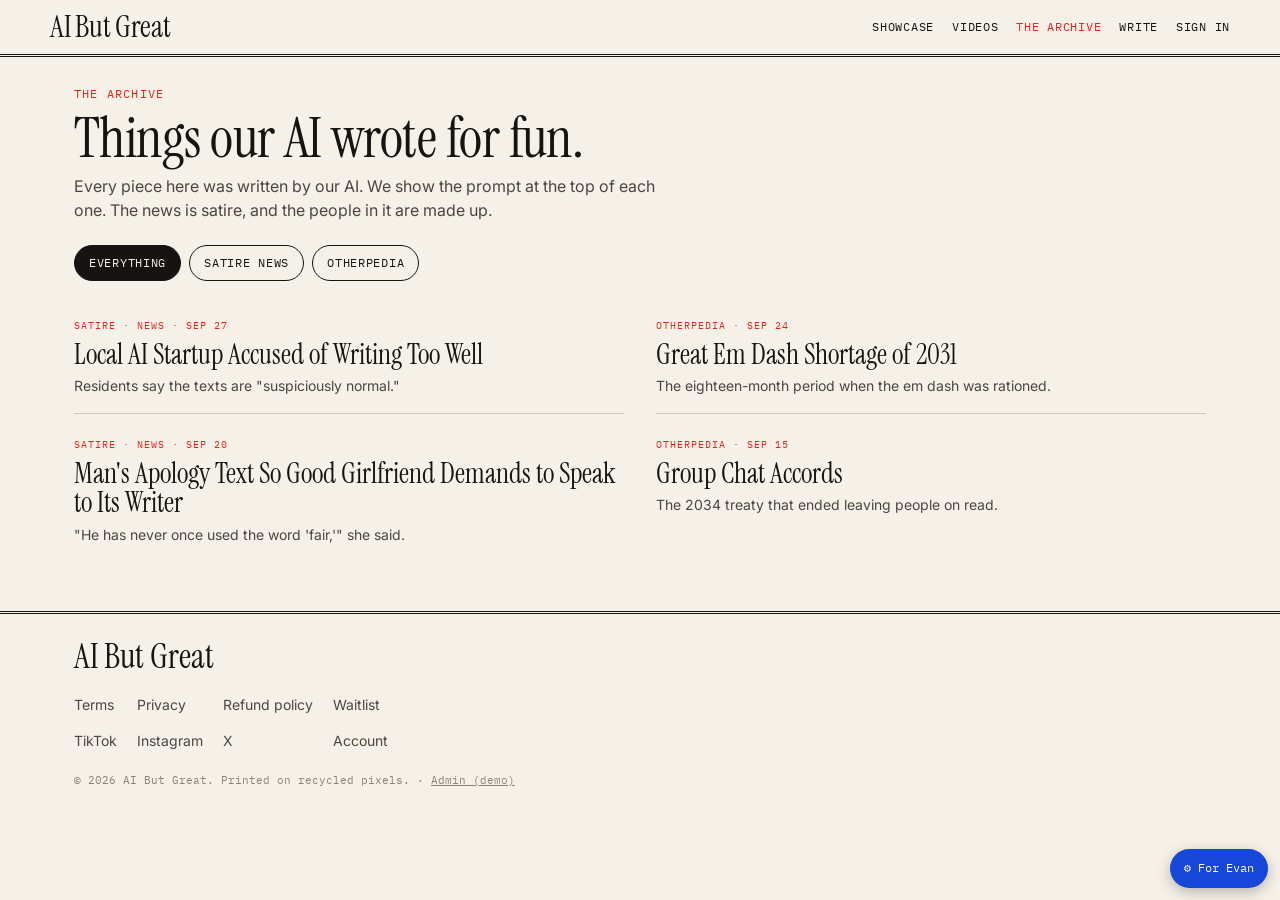
<file: site/archive.html>
<!doctype html>
<html lang="en">
<head>
<meta charset="utf-8">
<meta name="viewport" content="width=device-width, initial-scale=1, viewport-fit=cover">
<title>The Archive · AI But Great</title>
<meta name="description" content="Encyclopedia pages from futures that haven't happened and satirical news about us, all written by our AI.">
<link rel="canonical" href="https://aibutgreat.com/archive">
<meta property="og:title" content="The Archive · AI But Great">
<meta property="og:description" content="Things our AI wrote for fun.">
<meta name="theme-color" content="#F5F1E8">
<link rel="preconnect" href="https://fonts.googleapis.com">
<link rel="preconnect" href="https://fonts.gstatic.com" crossorigin>
<link rel="stylesheet" href="https://fonts.googleapis.com/css2?family=Instrument+Serif:ital@0;1&family=Fraunces:opsz,wght@9..144,400;9..144,600&family=Inter:wght@400;500;600;700&family=IBM+Plex+Mono:wght@400;600&family=Caveat:wght@600&display=swap">
<link rel="stylesheet" href="css/style.css?v=6">
</head>
<body>
<header id="masthead" data-compact="1" data-current="archive"></header>

<main class="wrap" style="padding-top:28px;padding-bottom:30px">
  <p class="kicker">The Archive</p>
  <h1 class="h-section">Things our AI wrote for fun.</h1>
  <p class="dek">Every piece here was written by our AI. We show the prompt at the top of each one. The news is satire, and the people in it are made up.</p>
  <div class="filters" id="f">
    <button class="chip" data-t="" aria-pressed="true">Everything</button>
    <button class="chip" data-t="news" aria-pressed="false">Satire news</button>
    <button class="chip" data-t="wiki" aria-pressed="false">Otherpedia</button>
  </div>
  <div class="cols" id="list" data-dev="Each post = one markdown file → its own URL (/archive/{slug}) so it can rank and be shared. List from posts/index.json."></div>
</main>

<footer id="footer"></footer>

<script src="js/formats.js?v=6"></script>
<script src="js/mock-api.js?v=6"></script>
<script src="js/common.js?v=6"></script>
<script>
(async function () {
  const esc = ABG_FORMATS.esc;
  let posts = [];
  try { posts = await fetch('posts/index.json').then((r) => r.json()); } catch (e) {}
  posts.sort((a, b) => b.date.localeCompare(a.date));
  const list = document.getElementById('list');
  function render(t) {
    list.innerHTML = posts.filter((p) => !t || p.type === t).map((p) => `<a class="story" href="post.html?p=${p.slug}">
      <span class="type">${p.type === 'news' ? 'Satire · News' : 'Otherpedia'} · ${new Date(p.date + 'T12:00').toLocaleDateString('en-US', { month: 'short', day: 'numeric' })}</span>
      <h3>${esc(p.title)}</h3><p>${esc(p.summary)}</p></a>`).join('') || '<p class="muted">Nothing here yet.</p>';
  }
  render('');
  document.getElementById('f').onclick = (e) => {
    const b = e.target.closest('[data-t]'); if (!b) return;
    document.querySelectorAll('#f .chip').forEach((x) => x.setAttribute('aria-pressed', x === b));
    render(b.dataset.t);
  };
})();
</script>
</body>
</html>
</file>
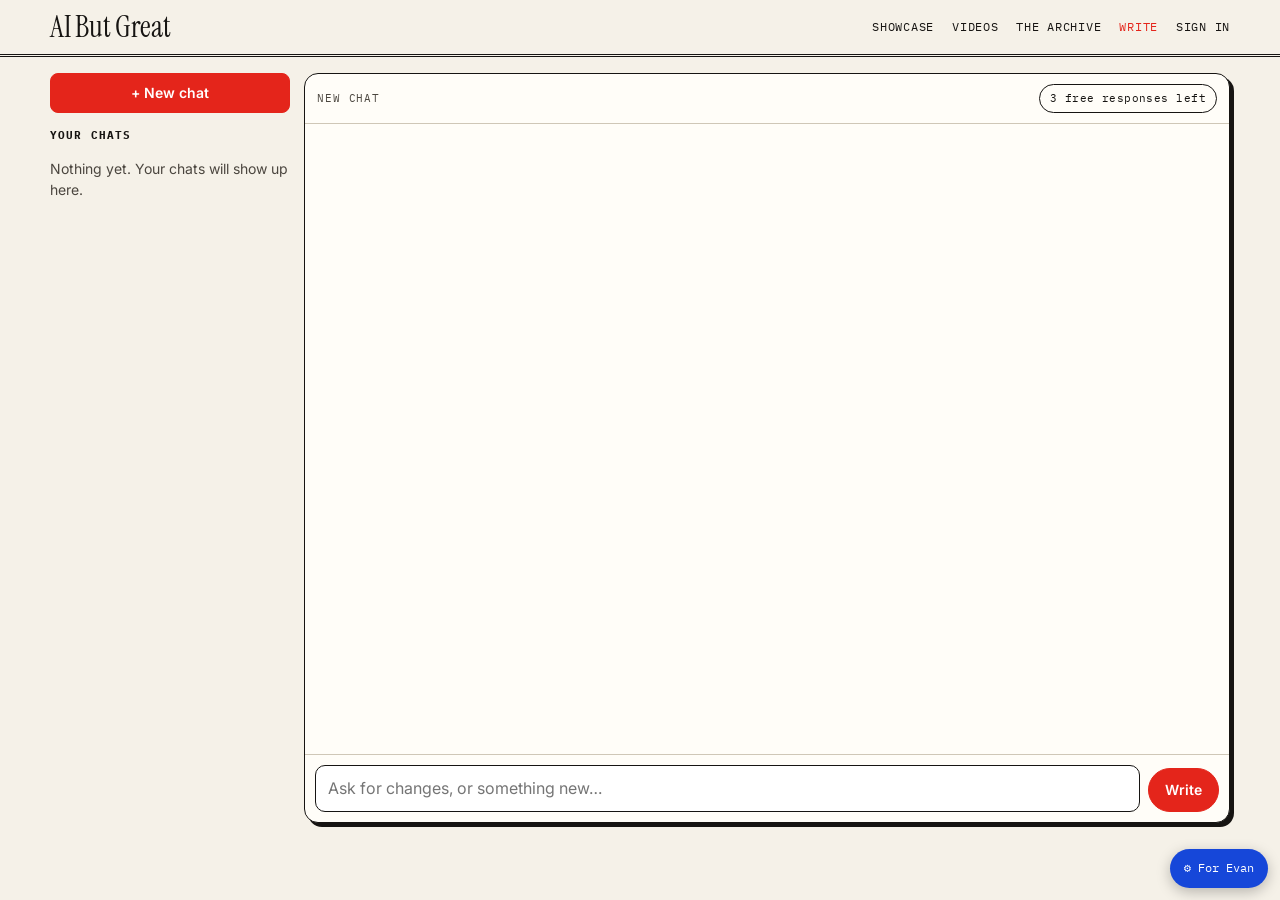
<file: site/chat.html>
<!doctype html>
<html lang="en">
<head>
<meta charset="utf-8">
<meta name="viewport" content="width=device-width, initial-scale=1, viewport-fit=cover">
<title>Write · AI But Great</title>
<meta name="description" content="Tell it what you need written. 3 free responses, no card needed.">
<meta name="robots" content="noindex">
<meta name="theme-color" content="#F5F1E8">
<link rel="preconnect" href="https://fonts.googleapis.com">
<link rel="preconnect" href="https://fonts.gstatic.com" crossorigin>
<link rel="stylesheet" href="https://fonts.googleapis.com/css2?family=Instrument+Serif:ital@0;1&family=Fraunces:opsz,wght@9..144,400;9..144,600&family=Inter:wght@400;500;600;700&family=IBM+Plex+Mono:wght@400;600&family=Caveat:wght@600&display=swap">
<link rel="stylesheet" href="css/style.css?v=6">
</head>
<body>
<header id="masthead" data-compact="1" data-current="chat"></header>

<main class="wrap chat-page">
  <aside class="history" data-dev="Chat history: GET /api/conversations. Anonymous chats are kept per device and moved to the account at sign-in.">
    <a href="chat.html" class="btn btn-sm btn-red" style="display:flex;margin-bottom:14px;color:#fff">+ New chat</a>
    <h3>Your chats</h3>
    <div id="hist"></div>
  </aside>
  <div>
    <div class="history-mobile" style="margin-bottom:10px">
      <select class="input" id="hist-m" aria-label="Your chats"><option value="">Your chats…</option></select>
      <a href="chat.html" class="btn btn-sm btn-red" style="color:#fff">New</a>
    </div>
    <div id="chat"></div>
  </div>
</main>

<script src="content/examples.js?v=6"></script>
<script src="js/formats.js?v=6"></script>
<script src="js/mock-api.js?v=6"></script>
<script src="js/common.js?v=6"></script>
<script src="js/chat.js?v=6"></script>
<script>
(async function () {
  const api = ABG.api, esc = ABG_FORMATS.esc;
  const q = new URLSearchParams(location.search);
  let current = q.get('c');

  async function renderHistory() {
    const list = await api.listConversations();
    document.getElementById('hist').innerHTML = list.length
      ? list.map((c) => `<a href="chat.html?c=${c.id}" ${c.id === current ? 'aria-current="page"' : ''}>${esc(c.title)}</a>`).join('')
      : '<p class="muted" style="font-size:14px">Nothing yet. Your chats will show up here.</p>';
    document.getElementById('hist-m').innerHTML = '<option value="">Your chats…</option>' +
      list.map((c) => `<option value="${c.id}" ${c.id === current ? 'selected' : ''}>${esc(c.title)}</option>`).join('');
  }
  document.getElementById('hist-m').onchange = (e) => { if (e.target.value) location.href = 'chat.html?c=' + e.target.value; };

  const chat = ABG.Chat.mount(document.getElementById('chat'), {
    full: true,
    onConversation(id) {
      if (id !== current) { current = id; history.replaceState(null, '', 'chat.html?c=' + id); }
      renderHistory();
    },
  });
  renderHistory();
  if (current && !(await chat.load(current))) { current = null; history.replaceState(null, '', 'chat.html'); renderHistory(); }
  if (q.get('q')) chat.send(q.get('q'));
  else if (!current) chat.focus();
  window.addEventListener('abg:state', renderHistory);
})();
</script>
</body>
</html>
</file>
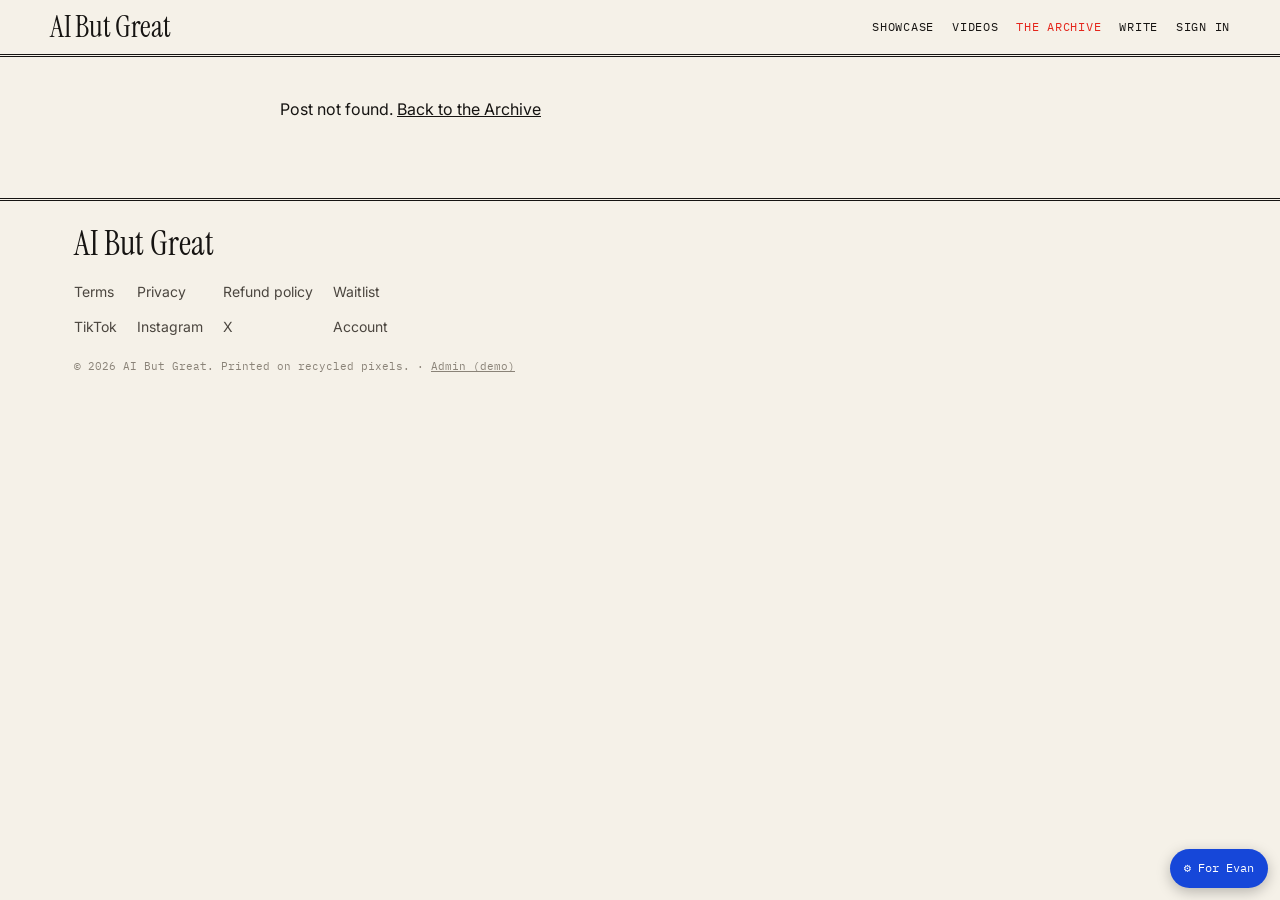
<file: site/post.html>
<!doctype html>
<html lang="en">
<head>
<meta charset="utf-8">
<meta name="viewport" content="width=device-width, initial-scale=1, viewport-fit=cover">
<title>The Archive · AI But Great</title>
<meta name="description" content="Written by our AI.">
<meta property="og:type" content="article">
<meta name="theme-color" content="#F5F1E8">
<link rel="preconnect" href="https://fonts.googleapis.com">
<link rel="preconnect" href="https://fonts.gstatic.com" crossorigin>
<link rel="stylesheet" href="https://fonts.googleapis.com/css2?family=Instrument+Serif:ital@0;1&family=Fraunces:opsz,wght@9..144,400;9..144,600&family=Inter:wght@400;500;600;700&family=IBM+Plex+Mono:wght@400;600&family=Caveat:wght@600&display=swap">
<link rel="stylesheet" href="css/style.css?v=6">
</head>
<body>
<header id="masthead" data-compact="1" data-current="archive"></header>

<main class="wrap">
  <article class="article" id="post" data-dev="REAL: prerender at build time to /archive/{slug} with its own <title>, description and og:image. This demo fetches the .md in the browser, which Google handles poorly."></article>
</main>

<footer id="footer"></footer>

<script src="js/formats.js?v=6"></script>
<script src="js/markdown.js?v=6"></script>
<script src="js/mock-api.js?v=6"></script>
<script src="js/common.js?v=6"></script>
<script>
(async function () {
  const esc = ABG_FORMATS.esc;
  const el = document.getElementById('post');
  const slug = new URLSearchParams(location.search).get('p') || '';
  if (!/^[a-z0-9-]+$/.test(slug)) { el.innerHTML = '<p>Post not found. <a href="archive.html">Back to the Archive</a></p>'; return; }
  let src;
  try { const r = await fetch('posts/' + slug + '.md'); if (!r.ok) throw 0; src = await r.text(); }
  catch (e) { el.innerHTML = '<p>Post not found. <a href="archive.html">Back to the Archive</a></p>'; return; }
  const { meta, html } = ABG_MD.parse(src);
  document.title = meta.title + ' · AI But Great';
  document.querySelector('meta[name=description]').content = meta.dek || meta.title;
  const date = new Date(meta.date + 'T12:00').toLocaleDateString('en-US', { month: 'long', day: 'numeric', year: 'numeric' });
  const banner = `<div class="ai-banner"><b>Our AI wrote this.</b> The prompt we used:<br>“${esc(meta.prompt || '')}”</div>`;

  if (meta.type === 'wiki') {
    const info = Object.keys(meta).filter((k) => k.startsWith('info.'));
    el.innerHTML = banner + `<div class="wiki">
      <h1>${esc(meta.title)}</h1>
      <div class="from">From Otherpedia, the encyclopedia of things that haven't happened yet</div>
      ${info.length ? `<table class="infobox"><caption>${esc(meta.title)}</caption><tr><td colspan="2" style="padding:0"><div class="img">[ image ]</div></td></tr>
        ${info.map((k) => `<tr><th>${esc(k.slice(5))}</th><td>${esc(meta[k])}</td></tr>`).join('')}</table>` : ''}
      <div class="prose">${html}</div>
      <p class="mono" style="color:#54595d;margin-top:28px;clear:both">This page is fiction written by AI But Great. It is not affiliated with any real encyclopedia.</p>
    </div>`;
  } else {
    el.innerHTML = banner + `<div class="news">
      <span class="satire">SATIRE</span>
      <h1>${esc(meta.title)}</h1>
      ${meta.dek ? `<p class="dek">${esc(meta.dek)}</p>` : ''}
      <div class="byline">By the AI But Great News Desk (an AI) · ${date}</div>
      <div class="prose">${html}</div>
      <p class="mono muted" style="margin-top:28px;border-top:1px solid var(--rule);padding-top:12px">Satire. Written by AI. Every person and quote in it is made up.</p>
    </div>`;
  }
  el.insertAdjacentHTML('beforeend', `<div class="row-inline" style="margin-top:24px"><a class="btn" href="archive.html">← The Archive</a><button class="btn btn-red" id="sh">Copy link</button></div>`);
  document.getElementById('sh').onclick = () => { ABG.ui.copy(location.href); ABG.api.track('shared_post', { slug }); };
})();
</script>
</body>
</html>
</file>
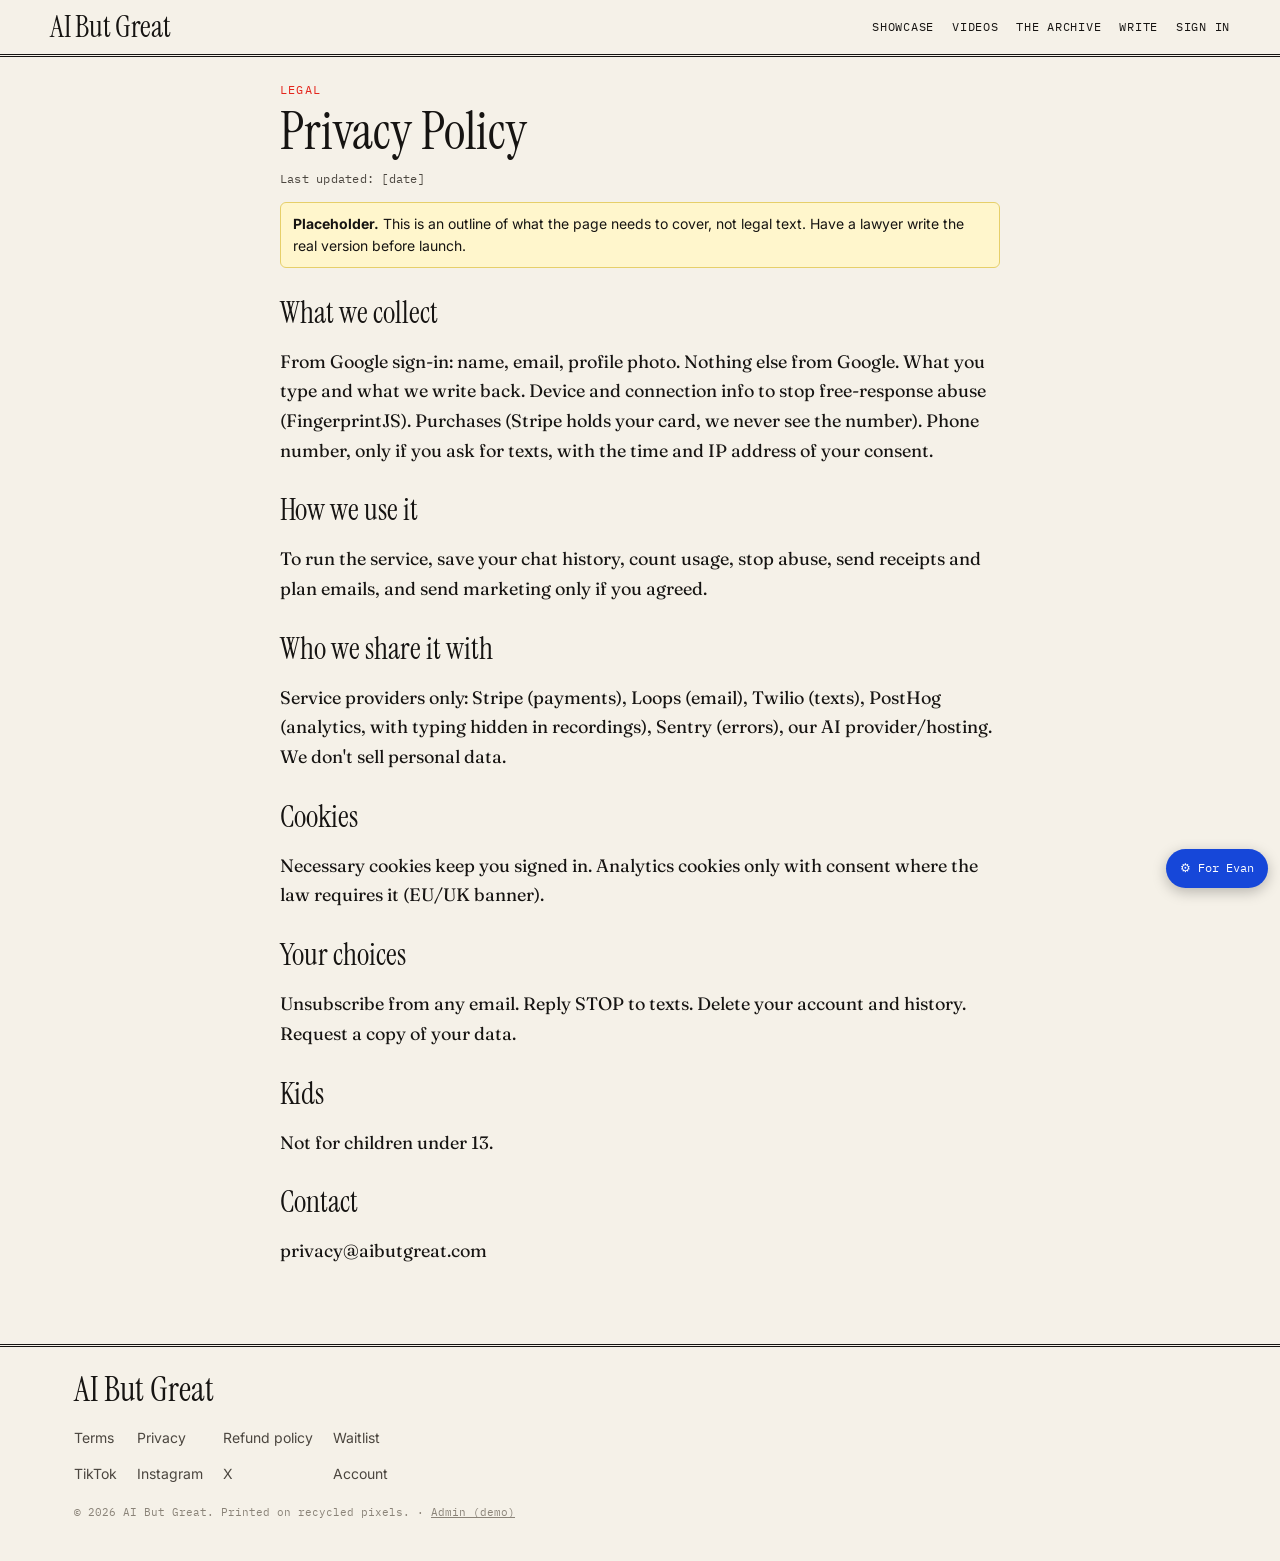
<file: site/privacy.html>
<!doctype html>
<html lang="en">
<head>
<meta charset="utf-8">
<meta name="viewport" content="width=device-width, initial-scale=1, viewport-fit=cover">
<title>Privacy Policy · AI But Great</title>
<meta name="description" content="What we collect and why.">
<link rel="canonical" href="https://aibutgreat.com/privacy">
<meta name="theme-color" content="#F5F1E8">
<link rel="preconnect" href="https://fonts.googleapis.com">
<link rel="preconnect" href="https://fonts.gstatic.com" crossorigin>
<link rel="stylesheet" href="https://fonts.googleapis.com/css2?family=Instrument+Serif:ital@0;1&family=Fraunces:opsz,wght@9..144,400;9..144,600&family=Inter:wght@400;500;600;700&family=IBM+Plex+Mono:wght@400;600&family=Caveat:wght@600&display=swap">
<link rel="stylesheet" href="css/style.css?v=6">
</head>
<body>
<header id="masthead" data-compact="1"></header>

<main class="wrap">
  <article class="article legal">
    <p class="kicker">Legal</p>
    <h1>Privacy Policy</h1>
    <p class="mono muted">Last updated: [date]</p>
    <div class="todo"><b>Placeholder.</b> This is an outline of what the page needs to cover, not legal text. Have a lawyer write the real version before launch.</div>
    <div class="prose">
      <h2>What we collect</h2>
      <p>From Google sign-in: name, email, profile photo. Nothing else from Google. What you type and what we write back. Device and connection info to stop free-response abuse (FingerprintJS). Purchases (Stripe holds your card, we never see the number). Phone number, only if you ask for texts, with the time and IP address of your consent.</p>
      <h2>How we use it</h2>
      <p>To run the service, save your chat history, count usage, stop abuse, send receipts and plan emails, and send marketing only if you agreed.</p>
      <h2>Who we share it with</h2>
      <p>Service providers only: Stripe (payments), Loops (email), Twilio (texts), PostHog (analytics, with typing hidden in recordings), Sentry (errors), our AI provider/hosting. We don't sell personal data.</p>
      <h2>Cookies</h2>
      <p>Necessary cookies keep you signed in. Analytics cookies only with consent where the law requires it (EU/UK banner).</p>
      <h2>Your choices</h2>
      <p>Unsubscribe from any email. Reply STOP to texts. Delete your account and history. Request a copy of your data.</p>
      <h2>Kids</h2>
      <p>Not for children under 13.</p>
      <h2>Contact</h2>
      <p>privacy@aibutgreat.com</p>
    </div>
  </article>
</main>

<footer id="footer"></footer>

<script src="js/formats.js?v=6"></script>
<script src="js/mock-api.js?v=6"></script>
<script src="js/common.js?v=6"></script>
</body>
</html>
</file>
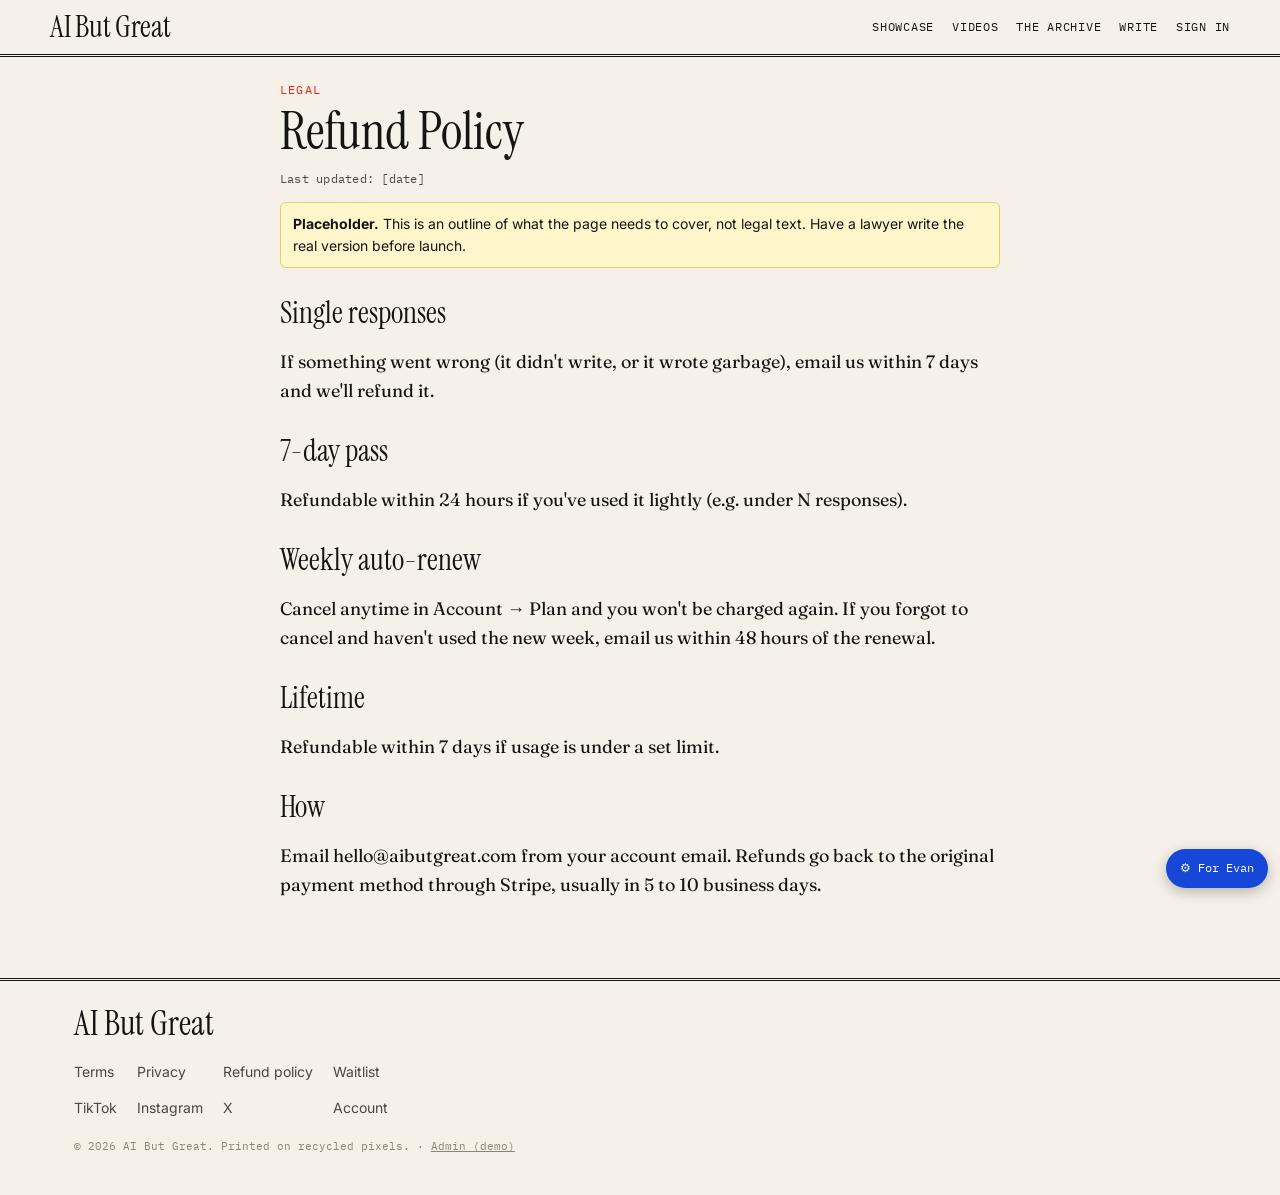
<file: site/refund.html>
<!doctype html>
<html lang="en">
<head>
<meta charset="utf-8">
<meta name="viewport" content="width=device-width, initial-scale=1, viewport-fit=cover">
<title>Refund Policy · AI But Great</title>
<meta name="description" content="When you can get your money back.">
<link rel="canonical" href="https://aibutgreat.com/refund">
<meta name="theme-color" content="#F5F1E8">
<link rel="preconnect" href="https://fonts.googleapis.com">
<link rel="preconnect" href="https://fonts.gstatic.com" crossorigin>
<link rel="stylesheet" href="https://fonts.googleapis.com/css2?family=Instrument+Serif:ital@0;1&family=Fraunces:opsz,wght@9..144,400;9..144,600&family=Inter:wght@400;500;600;700&family=IBM+Plex+Mono:wght@400;600&family=Caveat:wght@600&display=swap">
<link rel="stylesheet" href="css/style.css?v=6">
</head>
<body>
<header id="masthead" data-compact="1"></header>

<main class="wrap">
  <article class="article legal">
    <p class="kicker">Legal</p>
    <h1>Refund Policy</h1>
    <p class="mono muted">Last updated: [date]</p>
    <div class="todo"><b>Placeholder.</b> This is an outline of what the page needs to cover, not legal text. Have a lawyer write the real version before launch.</div>
    <div class="prose">
      <h2>Single responses</h2>
      <p>If something went wrong (it didn't write, or it wrote garbage), email us within 7 days and we'll refund it.</p>
      <h2>7-day pass</h2>
      <p>Refundable within 24 hours if you've used it lightly (e.g. under N responses).</p>
      <h2>Weekly auto-renew</h2>
      <p>Cancel anytime in Account → Plan and you won't be charged again. If you forgot to cancel and haven't used the new week, email us within 48 hours of the renewal.</p>
      <h2>Lifetime</h2>
      <p>Refundable within 7 days if usage is under a set limit.</p>
      <h2>How</h2>
      <p>Email hello@aibutgreat.com from your account email. Refunds go back to the original payment method through Stripe, usually in 5 to 10 business days.</p>
    </div>
  </article>
</main>

<footer id="footer"></footer>

<script src="js/formats.js?v=6"></script>
<script src="js/mock-api.js?v=6"></script>
<script src="js/common.js?v=6"></script>
</body>
</html>
</file>
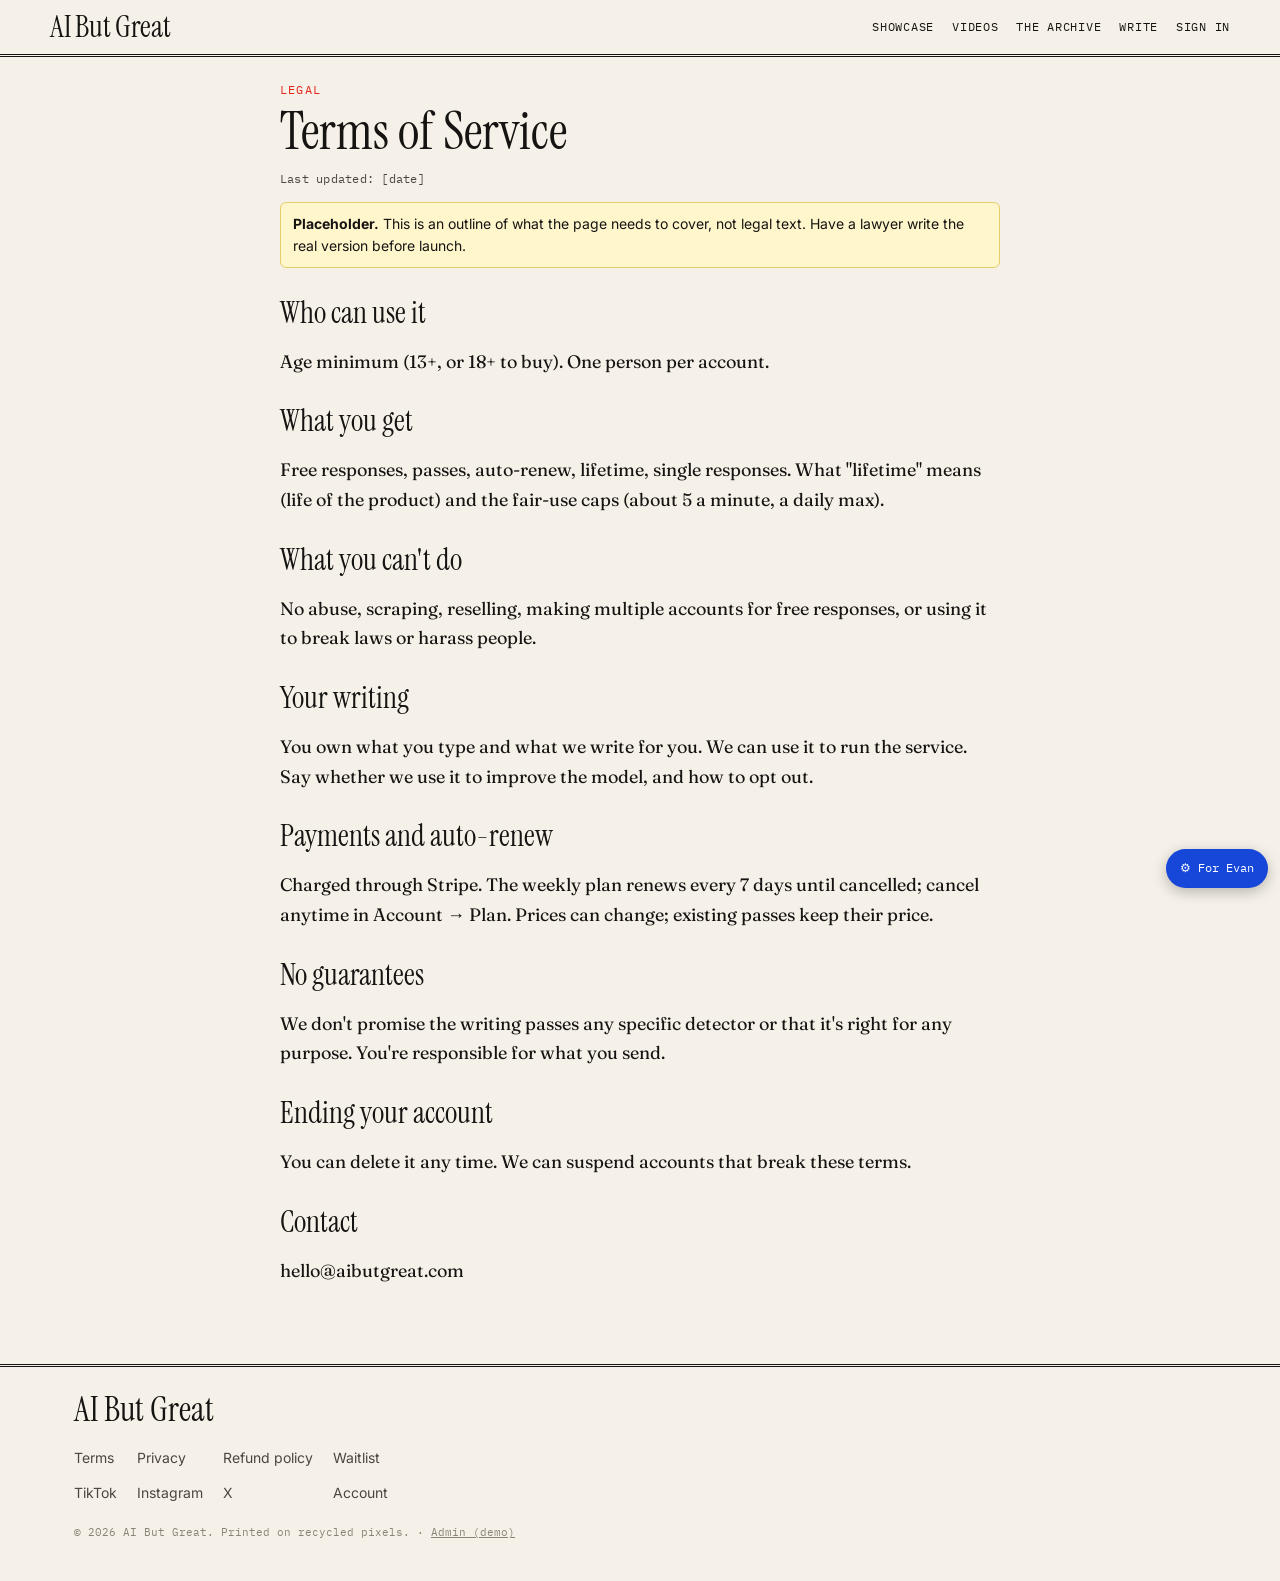
<file: site/terms.html>
<!doctype html>
<html lang="en">
<head>
<meta charset="utf-8">
<meta name="viewport" content="width=device-width, initial-scale=1, viewport-fit=cover">
<title>Terms of Service · AI But Great</title>
<meta name="description" content="The rules for using AI But Great.">
<link rel="canonical" href="https://aibutgreat.com/terms">
<meta name="theme-color" content="#F5F1E8">
<link rel="preconnect" href="https://fonts.googleapis.com">
<link rel="preconnect" href="https://fonts.gstatic.com" crossorigin>
<link rel="stylesheet" href="https://fonts.googleapis.com/css2?family=Instrument+Serif:ital@0;1&family=Fraunces:opsz,wght@9..144,400;9..144,600&family=Inter:wght@400;500;600;700&family=IBM+Plex+Mono:wght@400;600&family=Caveat:wght@600&display=swap">
<link rel="stylesheet" href="css/style.css?v=6">
</head>
<body>
<header id="masthead" data-compact="1"></header>

<main class="wrap">
  <article class="article legal">
    <p class="kicker">Legal</p>
    <h1>Terms of Service</h1>
    <p class="mono muted">Last updated: [date]</p>
    <div class="todo"><b>Placeholder.</b> This is an outline of what the page needs to cover, not legal text. Have a lawyer write the real version before launch.</div>
    <div class="prose">
      <h2>Who can use it</h2>
      <p>Age minimum (13+, or 18+ to buy). One person per account.</p>
      <h2>What you get</h2>
      <p>Free responses, passes, auto-renew, lifetime, single responses. What "lifetime" means (life of the product) and the fair-use caps (about 5 a minute, a daily max).</p>
      <h2>What you can't do</h2>
      <p>No abuse, scraping, reselling, making multiple accounts for free responses, or using it to break laws or harass people.</p>
      <h2>Your writing</h2>
      <p>You own what you type and what we write for you. We can use it to run the service. Say whether we use it to improve the model, and how to opt out.</p>
      <h2>Payments and auto-renew</h2>
      <p>Charged through Stripe. The weekly plan renews every 7 days until cancelled; cancel anytime in Account → Plan. Prices can change; existing passes keep their price.</p>
      <h2>No guarantees</h2>
      <p>We don't promise the writing passes any specific detector or that it's right for any purpose. You're responsible for what you send.</p>
      <h2>Ending your account</h2>
      <p>You can delete it any time. We can suspend accounts that break these terms.</p>
      <h2>Contact</h2>
      <p>hello@aibutgreat.com</p>
    </div>
  </article>
</main>

<footer id="footer"></footer>

<script src="js/formats.js?v=6"></script>
<script src="js/mock-api.js?v=6"></script>
<script src="js/common.js?v=6"></script>
</body>
</html>
</file>
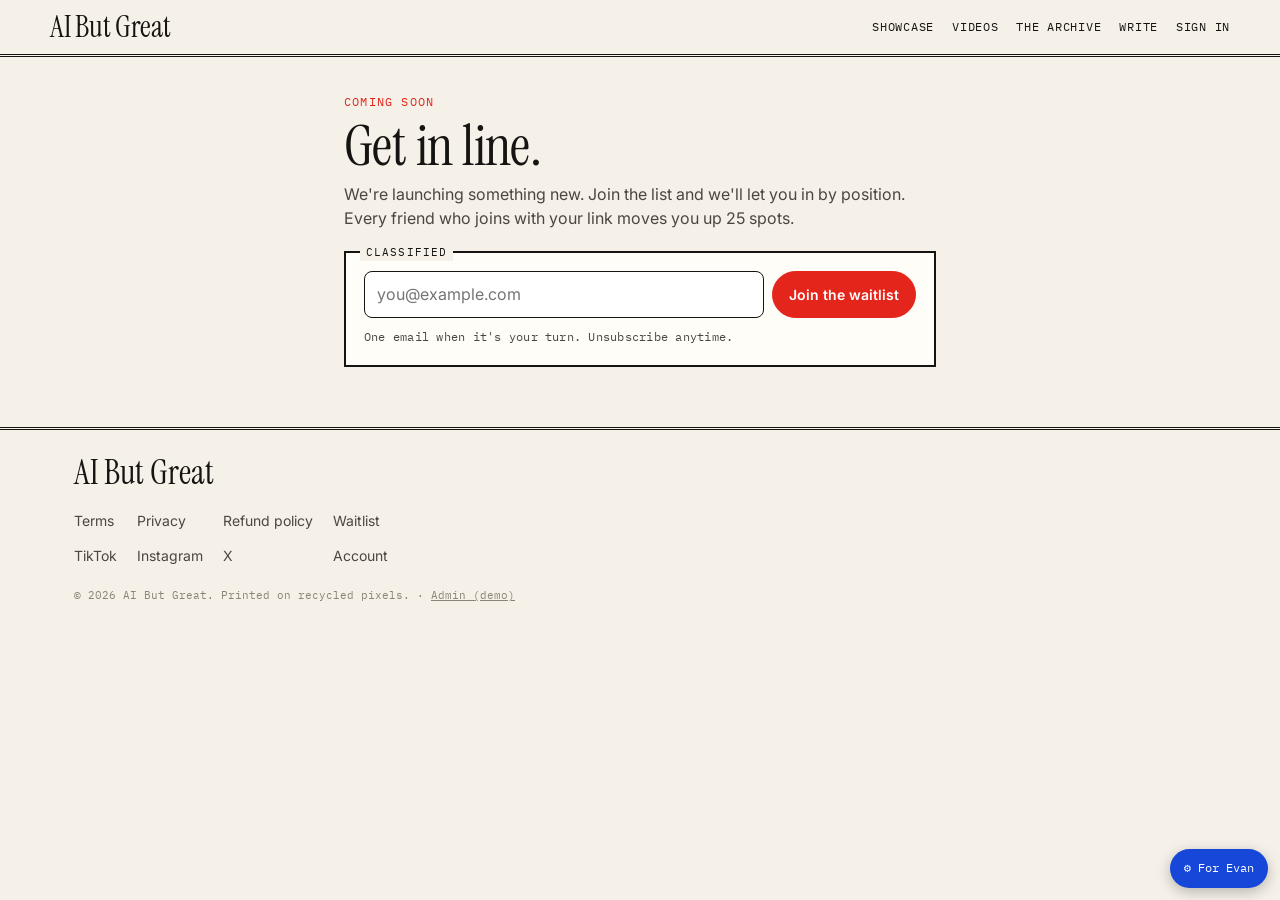
<file: site/waitlist.html>
<!doctype html>
<html lang="en">
<head>
<meta charset="utf-8">
<meta name="viewport" content="width=device-width, initial-scale=1, viewport-fit=cover">
<title>Waitlist · AI But Great</title>
<meta name="description" content="Get in line for what we're launching next. Invite friends to move up.">
<meta name="theme-color" content="#F5F1E8">
<link rel="preconnect" href="https://fonts.googleapis.com">
<link rel="preconnect" href="https://fonts.gstatic.com" crossorigin>
<link rel="stylesheet" href="https://fonts.googleapis.com/css2?family=Instrument+Serif:ital@0;1&family=Fraunces:opsz,wght@9..144,400;9..144,600&family=Inter:wght@400;500;600;700&family=IBM+Plex+Mono:wght@400;600&family=Caveat:wght@600&display=swap">
<link rel="stylesheet" href="css/style.css?v=6">
</head>
<body>
<header id="masthead" data-compact="1"></header>

<main class="wrap" style="max-width:640px;padding-top:36px;padding-bottom:40px">
  <p class="kicker" id="launch-kicker">Coming soon</p>
  <h1 class="h-section" id="launch-title">Get in line.</h1>
  <p class="dek" id="launch-dek">We're launching something new. Join the list and we'll let you in by position. Every friend who joins with your link moves you up 25 spots.</p>

  <div class="classified" data-dev="Reusable per launch: waitlist.html?launch=NAME&title=...  POST /api/waitlist {email, launch, ref}. Each referred signup moves the referrer up. Contacts go to Loops tagged with the launch.">
    <form id="wl">
      <div class="row-inline"><input class="input" type="email" id="wl-email" placeholder="you@example.com" required autocomplete="email"><button class="btn btn-red" type="submit">Join the waitlist</button></div>
      <p class="mono muted" style="margin:10px 0 0">One email when it's your turn. Unsubscribe anytime.</p>
    </form>
    <div id="wl-done" class="hidden">
      <p class="label">You're in</p>
      <p style="font-family:var(--f-head);font-size:64px;line-height:1;margin:0" id="wl-pos"></p>
      <p class="muted">Share your link. Each friend who joins moves you up <b id="wl-per"></b> spots.</p>
      <div class="row-inline"><input class="input mono" readonly id="wl-link"><button class="btn btn-red" id="wl-copy">Copy link</button></div>
    </div>
  </div>
</main>

<footer id="footer"></footer>

<script src="js/formats.js?v=6"></script>
<script src="js/mock-api.js?v=6"></script>
<script src="js/common.js?v=6"></script>
<script>
(function () {
  const api = ABG.api, ui = ABG.ui;
  const q = new URLSearchParams(location.search);
  const launch = (q.get('launch') || 'default').replace(/[^\w-]/g, '');
  if (q.get('title')) document.getElementById('launch-title').textContent = q.get('title');
  if (launch !== 'default') document.getElementById('launch-kicker').textContent = 'Coming soon · ' + launch;
  document.getElementById('wl').addEventListener('submit', async (e) => {
    e.preventDefault();
    const email = document.getElementById('wl-email').value.trim();
    const res = await api.joinWaitlist({ email, launch, ref: q.get('wref') });
    document.getElementById('wl').classList.add('hidden');
    document.getElementById('wl-done').classList.remove('hidden');
    document.getElementById('wl-pos').textContent = '#' + res.position.toLocaleString();
    document.getElementById('wl-per').textContent = res.perInvite;
    document.getElementById('wl-link').value = location.origin + location.pathname + '?launch=' + launch + '&wref=' + res.code;
  });
  document.getElementById('wl-copy').onclick = () => { ui.copy(document.getElementById('wl-link').value); api.trackReferralSent(); };
})();
</script>
</body>
</html>
</file>
<file: site/css/style.css>
/* ==========================================================================
   AI But Great — site styles
   Newspaper/magazine look. Phone first; wider layouts in min-width queries.
   One loud accent (red), used only for buttons and highlights.
   ========================================================================== */
:root {
  --paper: #F5F1E8;
  --paper-2: #EDE7DA;      /* sunk areas, bands */
  --card: #FFFDF8;         /* printed page white */
  --ink: #161412;
  --ink-2: #4B463F;
  --ink-3: #8A8378;
  --rule: #CFC7B7;
  --red: #E4251B;
  --red-ink: #FFFFFF;
  --red-tint: #FBE3DF;
  --ok: #1F7A4D;
  --bubble-me: #2F7CF6;    /* generic chat-bubble blue, only inside mock phone UIs */

  --f-head: "Instrument Serif", "Fraunces", Georgia, serif;
  --f-body: "Inter", "Helvetica Neue", Arial, sans-serif;
  --f-mono: "IBM Plex Mono", ui-monospace, Menlo, monospace;
  --f-hand: "Caveat", "Bradley Hand", cursive;

  --gutter: 16px;
  --max: 1180px;
  --radius: 6px;
  --shadow-page: 0 1px 2px rgba(30,20,10,.08), 0 8px 24px -8px rgba(30,20,10,.18);
}

*, *::before, *::after { box-sizing: border-box; }
html { -webkit-text-size-adjust: 100%; scroll-behavior: smooth; }
body {
  margin: 0; background: var(--paper); color: var(--ink);
  font: 16px/1.55 var(--f-body);
  -webkit-font-smoothing: antialiased;
  overflow-x: hidden;
}
img, video { max-width: 100%; display: block; }
a { color: inherit; }
button { font: inherit; color: inherit; cursor: pointer; }
input, textarea, select { font: inherit; color: inherit; }
:focus-visible { outline: 2px solid var(--red); outline-offset: 2px; }

.wrap { max-width: var(--max); margin: 0 auto; padding: 0 var(--gutter); }
.mono { font-family: var(--f-mono); font-size: 12px; letter-spacing: .02em; }
.label { font-family: var(--f-mono); font-size: 11px; letter-spacing: .08em; text-transform: uppercase; color: var(--ink-2); }
.muted { color: var(--ink-2); }
.hidden { display: none !important; }
.sr { position: absolute; width: 1px; height: 1px; overflow: hidden; clip: rect(0 0 0 0); }

/* ------------------------------------------------------------ buttons */
.btn {
  display: inline-flex; align-items: center; justify-content: center; gap: 8px;
  border: 1.5px solid var(--ink); background: transparent; color: var(--ink);
  padding: 10px 16px; border-radius: 999px; font-weight: 600; font-size: 14px;
  text-decoration: none; transition: transform .15s, background .15s;
  min-height: 44px;
}
.btn:hover { transform: translateY(-1px); }
.btn-red { background: var(--red); border-color: var(--red); color: var(--red-ink); }
.btn-ink { background: var(--ink); color: var(--paper); }
.btn-sm { padding: 6px 12px; min-height: 34px; font-size: 13px; }
.btn-ghost { border-color: transparent; }
.btn-ghost:hover { background: var(--paper-2); }
.btn[disabled] { opacity: .5; cursor: not-allowed; transform: none; }
.link { background: none; border: 0; padding: 0; text-decoration: underline; text-underline-offset: 3px; font-weight: 500; }

/* ------------------------------------------------------------ masthead */
.masthead { border-bottom: 3px double var(--ink); }
.masthead-strip {
  display: flex; justify-content: space-between; gap: 12px; flex-wrap: wrap;
  font-family: var(--f-mono); font-size: 11px; letter-spacing: .06em; text-transform: uppercase;
  padding: 10px 0 8px; border-bottom: 1px solid var(--ink);
}
.masthead-strip .hide-sm { display: none; }
.masthead-name {
  font-family: var(--f-head); font-weight: 400; text-align: center;
  font-size: clamp(52px, 15vw, 132px); line-height: .95; letter-spacing: -.02em;
  margin: 14px 0 6px;
}
.masthead-name a { text-decoration: none; }
.masthead-tag { text-align: center; font-family: var(--f-head); font-style: italic; font-size: 18px; color: var(--ink-2); margin: 0 0 10px; }
.masthead-nav {
  display: flex; gap: 4px 18px; justify-content: center; flex-wrap: wrap;
  border-top: 1px solid var(--ink); padding: 8px 0;
  font-family: var(--f-mono); font-size: 12px; text-transform: uppercase; letter-spacing: .06em;
}
.masthead-nav a { text-decoration: none; padding: 4px 0; }
.masthead-nav a:hover, .masthead-nav a[aria-current] { color: var(--red); }

/* compact masthead for inner pages */
.masthead.compact .bar { display: flex; align-items: center; justify-content: space-between; gap: 12px; padding: 12px 0; }
.masthead.compact .name { font-family: var(--f-head); font-size: 30px; line-height: 1; text-decoration: none; letter-spacing: -.01em; }
.masthead.compact .masthead-nav { border: 0; padding: 0; justify-content: flex-end; }
.masthead.compact .masthead-nav .opt { display: none; }

.avatar {
  width: 32px; height: 32px; border-radius: 50%; background: var(--ink); color: var(--paper);
  display: inline-grid; place-items: center; font-weight: 700; font-size: 13px; font-family: var(--f-body);
  text-transform: none; letter-spacing: 0; flex: none;
}

/* ------------------------------------------------------------ section heads */
.section { padding: 44px 0; }
.section + .section { border-top: 1px solid var(--ink); }
.kicker { font-family: var(--f-mono); font-size: 12px; letter-spacing: .1em; text-transform: uppercase; color: var(--red); margin: 0 0 6px; }
.h-section { font-family: var(--f-head); font-weight: 400; font-size: clamp(34px, 8vw, 56px); line-height: 1; letter-spacing: -.01em; margin: 0 0 8px; }
.dek { color: var(--ink-2); margin: 0 0 20px; max-width: 60ch; }

/* ------------------------------------------------------------ hero */
.hero { padding: 28px 0 40px; position: relative; }
.hero h1 {
  font-family: var(--f-head); font-weight: 400; font-size: clamp(40px, 10.5vw, 84px);
  line-height: .98; letter-spacing: -.02em; margin: 0 0 20px; max-width: 14ch;
}
.hero h1 em { font-style: italic; color: var(--red); }
.hero-box {
  background: var(--card); border: 1.5px solid var(--ink); border-radius: 14px;
  padding: 14px; box-shadow: 4px 4px 0 var(--ink);
}
.hero-box label { display: block; font-family: var(--f-head); font-size: 24px; margin: 0 0 6px; }
.hero-box textarea {
  width: 100%; border: 0; background: transparent; resize: none; outline: none;
  font-size: 18px; line-height: 1.45; min-height: 84px; max-height: 240px; padding: 0;
}
.hero-box textarea::placeholder { color: var(--ink-3); }
.hero-box .row { display: flex; justify-content: space-between; align-items: center; gap: 10px; margin-top: 8px; }
.hero-note { margin: 12px 2px 0; font-family: var(--f-mono); font-size: 12px; }
.hero-note strong { color: var(--red); font-weight: 600; }

/* ------------------------------------------------------------ red-pen notes */
.pen {
  font-family: var(--f-hand); color: var(--red); font-size: 22px; line-height: 1;
  position: absolute; transform: rotate(-6deg); pointer-events: none; white-space: nowrap; z-index: 2;
}
.pen::before { content: "↙"; margin-right: 4px; }
.pen.right::before { content: "↘"; }
.hero .pen { right: 4px; top: 2px; transform: rotate(7deg); font-size: 24px; }

/* ------------------------------------------------------------ showcase */
.filters { display: flex; gap: 8px; overflow-x: auto; padding: 2px 0 14px; scrollbar-width: none; }
.filters::-webkit-scrollbar { display: none; }
.chip {
  flex: none; border: 1.5px solid var(--ink); background: transparent; border-radius: 999px;
  padding: 6px 14px; font-family: var(--f-mono); font-size: 12px; text-transform: uppercase; letter-spacing: .06em; min-height: 36px;
}
.chip[aria-pressed="true"] { background: var(--ink); color: var(--paper); }

/* Phones: swipeable row. Wider: grid. */
.grid {
  display: grid; grid-auto-flow: column; grid-auto-columns: 86%; gap: 14px;
  overflow-x: auto; scroll-snap-type: x mandatory; padding: 18px var(--gutter) 22px; margin: 0 calc(-1 * var(--gutter));
  scrollbar-width: none;
}
.grid::-webkit-scrollbar { display: none; }
.grid > * { scroll-snap-align: center; }
.swipe-hint { font-family: var(--f-mono); font-size: 11px; color: var(--ink-3); text-align: center; margin-top: -6px; }

.card {
  background: var(--card); border: 1px solid var(--rule); border-radius: 10px;
  display: flex; flex-direction: column; position: relative;
  transition: transform .18s ease, box-shadow .18s ease;
}
.card:hover { transform: translateY(-3px); box-shadow: var(--shadow-page); }
.card .pen { top: -14px; right: 10px; font-size: 21px; }
.card-prompt { padding: 14px 14px 10px; border-bottom: 1px dashed var(--rule); }
.card-prompt .who { font-family: var(--f-mono); font-size: 10px; letter-spacing: .1em; text-transform: uppercase; color: var(--ink-3); margin-bottom: 4px; }
.card-prompt p { margin: 0; font-size: 14px; color: var(--ink-2); }
.card-out { padding: 14px; position: relative; max-height: 330px; overflow: hidden; flex: 1; }
.card-out::after {
  content: ""; position: absolute; left: 0; right: 0; bottom: 0; height: 90px;
  background: linear-gradient(rgba(255,253,248,0), var(--card)); pointer-events: none;
}
.card.open .card-out { max-height: none; }
.card.open .card-out::after { display: none; }
.card-foot { padding: 10px 14px 14px; display: flex; flex-wrap: wrap; align-items: center; gap: 8px; border-top: 1px solid var(--rule); }
.card-foot .meta { font-family: var(--f-mono); font-size: 11px; color: var(--ink-2); flex-basis: 100%; }
.card-foot .spacer { flex: 1; }
.card-foot .btn-ghost { padding: 6px 8px; margin-left: -8px; }
.card-foot .btn-ghost + .btn-ghost { margin-left: 0; }
.card-foot [data-try] { flex-basis: 100%; }
.card.gpt .card-out { background: repeating-linear-gradient(0deg, transparent 0 27px, #eee9dd 27px 28px); }
.gpt-tag { font-family: var(--f-mono); font-size: 10px; letter-spacing: .08em; text-transform: uppercase; background: var(--paper-2); padding: 3px 7px; border-radius: 4px; display: inline-block; margin-bottom: 10px; }
.gpt-text { white-space: pre-wrap; font-size: 14px; color: var(--ink-2); }

/* ------------------------------------------------------------ formats */
/* Email window */
.f-email { border: 1px solid var(--rule); border-radius: 8px; overflow: hidden; background: #fff; font-size: 14px; }
.f-email .bar { background: var(--paper-2); padding: 7px 10px; display: flex; gap: 6px; align-items: center; }
.f-email .dot { width: 9px; height: 9px; border-radius: 50%; background: #d6cfbf; }
.f-email .bar span.t { margin-left: 8px; font-family: var(--f-mono); font-size: 11px; color: var(--ink-2); }
.f-email .hdr { padding: 8px 12px; border-bottom: 1px solid #eee; font-size: 13px; }
.f-email .hdr div { padding: 2px 0; color: var(--ink-2); }
.f-email .hdr b { color: var(--ink); font-weight: 600; }
.f-email .body { padding: 12px; white-space: pre-wrap; line-height: 1.55; }

/* Text bubbles */
.f-texts { background: #fff; border-radius: 18px; border: 1px solid var(--rule); padding: 10px 10px 14px; font-size: 14px; }
.f-texts .top { text-align: center; padding-bottom: 8px; border-bottom: 1px solid #eee; margin-bottom: 10px; }
.f-texts .top .av { width: 34px; height: 34px; border-radius: 50%; background: #c9c2b3; margin: 0 auto 3px; display: grid; place-items: center; color: #fff; font-weight: 700; font-size: 13px; }
.f-texts .top .n { font-size: 12px; color: var(--ink-2); }
.bubble { max-width: 82%; padding: 8px 12px; border-radius: 18px; margin: 3px 0; line-height: 1.38; }
.bubble.me { background: var(--bubble-me); color: #fff; margin-left: auto; border-bottom-right-radius: 5px; }
.bubble.them { background: #E9E9EB; color: #111; border-bottom-left-radius: 5px; }
.bubble.ctx { opacity: .45; }
.f-texts .stamp { text-align: center; font-size: 10px; color: var(--ink-3); margin: 8px 0 4px; }
.f-texts .delivered { text-align: right; font-size: 10px; color: var(--ink-3); margin-top: 2px; }

/* Printed page */
.f-page {
  background: #fff; box-shadow: var(--shadow-page); padding: 22px 20px 26px; border-radius: 2px;
  font-family: "Fraunces", Georgia, serif; font-size: 15px; line-height: 1.62; color: #1d1b18;
}
.f-page h4 { font-family: var(--f-head); font-weight: 400; font-size: 26px; text-align: center; margin: 0 0 14px; }
.f-page p { margin: 0 0 12px; }

/* Professional network post */
.f-post { background: #fff; border: 1px solid var(--rule); border-radius: 10px; padding: 12px; font-size: 14px; }
.f-post .who { display: flex; gap: 10px; align-items: center; margin-bottom: 10px; }
.f-post .av { width: 42px; height: 42px; border-radius: 50%; background: #b7c3cc; flex: none; display: grid; place-items: center; font-weight: 700; color: #fff; }
.f-post .nm { font-weight: 600; line-height: 1.2; }
.f-post .hl { font-size: 12px; color: var(--ink-2); }
.f-post .body { white-space: pre-wrap; line-height: 1.5; }
.f-post .react { display: flex; justify-content: space-between; border-top: 1px solid #eee; margin-top: 10px; padding-top: 8px; font-size: 12px; color: var(--ink-2); }

/* Thread */
.f-thread { background: #fff; border: 1px solid var(--rule); border-radius: 10px; font-size: 14px; }
.f-thread .tw { display: grid; grid-template-columns: 38px 1fr; gap: 10px; padding: 10px 12px; position: relative; }
.f-thread .tw + .tw { border-top: 1px solid #f0f0f0; }
.f-thread .av { width: 38px; height: 38px; border-radius: 50%; background: #e7b98f; display: grid; place-items: center; font-weight: 700; color: #fff; }
.f-thread .tw:not(:last-child) .av::after { content: ""; position: absolute; left: 30px; top: 52px; bottom: -4px; width: 2px; background: #e5e5e5; }
.f-thread .nm { font-weight: 600; } .f-thread .hd { color: var(--ink-3); font-weight: 400; }
.f-thread .tx { line-height: 1.45; }

/* Photo post */
.f-insta { background: #fff; border: 1px solid var(--rule); border-radius: 10px; overflow: hidden; font-size: 14px; }
.f-insta .who { display: flex; align-items: center; gap: 8px; padding: 8px 10px; font-weight: 600; font-size: 13px; }
.f-insta .who .av { width: 28px; height: 28px; border-radius: 50%; background: conic-gradient(var(--red), #f5a524, var(--red)); padding: 2px; }
.f-insta .who .av i { display: block; width: 100%; height: 100%; border-radius: 50%; background: #ddd; border: 2px solid #fff; }
.f-insta .img { aspect-ratio: 1; background: linear-gradient(180deg, #f6b26b 0%, #e6735c 45%, #5b4a6b 46%, #2f3a4f 100%); display: grid; place-items: end start; }
.f-insta .img span { font-family: var(--f-mono); font-size: 10px; color: #fff; opacity: .8; padding: 8px; }
.f-insta .icons { padding: 8px 10px 2px; font-size: 18px; letter-spacing: 6px; }
.f-insta .cap { padding: 2px 10px 12px; white-space: pre-wrap; }
.f-insta .cap b { margin-right: 4px; }

/* Dating profile */
.f-profile { background: #fff; border: 1px solid var(--rule); border-radius: 14px; padding: 12px; font-size: 14px; }
.f-profile .ph { aspect-ratio: 4/3; border-radius: 10px; background: linear-gradient(135deg, #d9cbb3, #b9a88a); display: flex; align-items: flex-end; padding: 10px; color: #fff; }
.f-profile .ph b { font-size: 22px; font-family: var(--f-head); font-weight: 400; }
.f-profile .det { color: var(--ink-2); font-size: 12px; margin: 8px 2px; }
.f-profile .pr { background: var(--paper); border-radius: 10px; padding: 10px 12px; margin-top: 8px; }
.f-profile .pr .q { font-size: 12px; color: var(--ink-2); }
.f-profile .pr .a { font-family: var(--f-head); font-size: 21px; line-height: 1.15; }

/* Rental listing */
.f-listing { background: #fff; border: 1px solid var(--rule); border-radius: 12px; overflow: hidden; font-size: 14px; }
.f-listing .img { aspect-ratio: 16/10; background: linear-gradient(180deg, #a9c1c9 0 55%, #5d7a5a 55% 100%); position: relative; }
.f-listing .img::after { content: ""; position: absolute; left: 30%; bottom: 20%; width: 34%; height: 38%; background: #7b4f33; clip-path: polygon(50% 0, 100% 40%, 100% 100%, 0 100%, 0 40%); }
.f-listing .in { padding: 12px; }
.f-listing h5 { margin: 0 0 4px; font-size: 16px; line-height: 1.3; }
.f-listing .meta { color: var(--ink-2); font-size: 12px; margin-bottom: 10px; }
.f-listing .body p { margin: 0 0 10px; }

/* ------------------------------------------------------------ videos */
.vgrid {
  display: grid; grid-auto-flow: column; grid-auto-columns: 62%; gap: 12px;
  overflow-x: auto; scroll-snap-type: x mandatory; padding: 4px var(--gutter) 14px; margin: 0 calc(-1 * var(--gutter)); scrollbar-width: none;
}
.vgrid::-webkit-scrollbar { display: none; }
.vcard { scroll-snap-align: start; }
.vframe {
  aspect-ratio: 9/16; border-radius: 12px; overflow: hidden; position: relative; background: var(--ink); color: var(--paper);
  transition: transform .18s ease; cursor: pointer; border: 0; padding: 0; width: 100%; display: block;
}
.vcard:hover .vframe { transform: translateY(-3px); }
.vframe video { width: 100%; height: 100%; object-fit: cover; }
.vframe .ph {
  position: absolute; inset: 0; display: flex; flex-direction: column; justify-content: space-between; padding: 12px; text-align: left;
  background: repeating-linear-gradient(135deg, #1f1c19 0 14px, #26221e 14px 28px);
}
.vframe .ph .t { font-family: var(--f-head); font-size: 24px; line-height: 1.05; }
.vframe .ph .s { font-family: var(--f-mono); font-size: 10px; opacity: .7; }
.vframe .state { position: absolute; top: 10px; right: 10px; font-family: var(--f-mono); font-size: 10px; background: rgba(0,0,0,.5); padding: 3px 6px; border-radius: 4px; }
.vframe.playing .ph { background: repeating-linear-gradient(135deg, #2a1512 0 14px, #3a1a15 14px 28px); }
.vmeta { padding: 8px 2px 0; font-size: 13px; }
.vmeta .t { font-weight: 600; line-height: 1.3; }
.vmeta .links { display: flex; gap: 12px; margin-top: 4px; font-family: var(--f-mono); font-size: 11px; }
.vmeta .links a, .vmeta .links button { color: var(--ink-2); background: none; border: 0; padding: 0; text-decoration: underline; }

/* ------------------------------------------------------------ archive teaser */
.cols { display: grid; gap: 0; }
.story { padding: 16px 0; border-top: 1px solid var(--rule); text-decoration: none; display: block; }
.story:first-child { border-top: 0; }
.story .type { font-family: var(--f-mono); font-size: 10px; letter-spacing: .1em; text-transform: uppercase; color: var(--red); }
.story h3 { font-family: var(--f-head); font-weight: 400; font-size: 28px; line-height: 1.05; margin: 4px 0 6px; }
.story:hover h3 { text-decoration: underline; text-decoration-thickness: 1px; text-underline-offset: 4px; }
.story p { margin: 0; color: var(--ink-2); font-size: 14px; }

/* ------------------------------------------------------------ classified (SMS) */
.classified { border: 2px solid var(--ink); padding: 18px; position: relative; background: var(--card); }
.classified::before { content: "CLASSIFIED"; position: absolute; top: -9px; left: 14px; background: var(--paper); padding: 0 6px; font-family: var(--f-mono); font-size: 11px; letter-spacing: .1em; }
.classified h3 { font-family: var(--f-head); font-weight: 400; font-size: 32px; line-height: 1; margin: 0 0 6px; }

/* ------------------------------------------------------------ forms */
.field { display: block; margin-bottom: 12px; }
.field > span { display: block; font-size: 13px; font-weight: 600; margin-bottom: 4px; }
.input {
  width: 100%; border: 1.5px solid var(--ink); background: #fff; border-radius: 8px; padding: 10px 12px; min-height: 44px; font-size: 16px;
}
.check { display: flex; gap: 10px; align-items: flex-start; font-size: 13px; color: var(--ink-2); line-height: 1.4; margin: 10px 0; }
.check input { margin-top: 2px; width: 18px; height: 18px; accent-color: var(--red); flex: none; }
.row-inline { display: flex; gap: 8px; flex-wrap: wrap; }
.row-inline .input { flex: 1; min-width: 180px; }

/* ------------------------------------------------------------ footer */
.footer { border-top: 3px double var(--ink); margin-top: 20px; padding: 26px 0 40px; font-size: 14px; }
.footer .name { font-family: var(--f-head); font-size: 34px; line-height: 1; }
.footer nav { display: grid; grid-template-columns: 1fr 1fr; gap: 6px 20px; margin: 16px 0; }
.footer nav a { text-decoration: none; color: var(--ink-2); padding: 4px 0; }
.footer nav a:hover { color: var(--red); }
.footer .fine { font-family: var(--f-mono); font-size: 11px; color: var(--ink-3); }

/* ------------------------------------------------------------ modal + toast */
.modal-back {
  position: fixed; inset: 0; background: rgba(22,20,18,.45); z-index: 100;
  display: flex; align-items: flex-end; justify-content: center;
}
.modal {
  background: var(--paper); width: 100%; max-height: 92vh; overflow: auto;
  border-radius: 16px 16px 0 0; padding: 20px var(--gutter) 24px; border-top: 3px solid var(--ink);
  animation: rise .18s ease;
}
@keyframes rise { from { transform: translateY(12px); opacity: .6; } to { transform: none; opacity: 1; } }
.modal h2 { font-family: var(--f-head); font-weight: 400; font-size: 34px; line-height: 1; margin: 0 0 8px; }
.modal .x { float: right; border: 0; background: none; font-size: 26px; line-height: 1; padding: 0 4px; margin: -4px -4px 0 0; }
.toast {
  position: fixed; left: 50%; bottom: 20px; transform: translateX(-50%); z-index: 200;
  background: var(--ink); color: var(--paper); padding: 10px 16px; border-radius: 999px; font-size: 14px;
  box-shadow: 0 6px 20px rgba(0,0,0,.2); max-width: calc(100% - 32px);
}

/* ------------------------------------------------------------ plans (paywall) */
.plans { display: grid; gap: 10px; }
.plan {
  display: grid; grid-template-columns: 1fr auto; align-items: center; gap: 4px 12px; text-align: left;
  border: 1.5px solid var(--ink); background: var(--card); border-radius: 12px; padding: 12px 14px; width: 100%;
  transition: transform .15s;
}
.plan:hover { transform: translateY(-2px); }
.plan .nm { font-weight: 700; font-size: 16px; }
.plan .bl { grid-column: 1; font-size: 13px; color: var(--ink-2); }
.plan .pr { grid-row: 1 / span 2; grid-column: 2; font-family: var(--f-head); font-size: 34px; line-height: 1; text-align: right; }
.plan .pr small { display: block; font-family: var(--f-mono); font-size: 10px; color: var(--ink-2); }
.plan.best { background: var(--ink); color: var(--paper); box-shadow: 4px 4px 0 var(--red); }
.plan.best .bl, .plan.best .pr small { color: #cfc7b7; }
.plan .badge { display: inline-block; font-family: var(--f-mono); font-size: 10px; letter-spacing: .06em; text-transform: uppercase; background: var(--red); color: #fff; padding: 2px 6px; border-radius: 3px; margin-left: 6px; vertical-align: 2px; }
.plan .save { color: var(--ok); font-weight: 600; }

/* ------------------------------------------------------------ checkout */
.paybtn { width: 100%; min-height: 48px; border-radius: 8px; border: 0; font-weight: 600; font-size: 16px; margin-bottom: 8px; display: flex; align-items: center; justify-content: center; gap: 8px; }
.paybtn.apple { background: #000; color: #fff; }
.paybtn.gpay { background: #fff; color: #000; border: 1px solid #ccc; }
.paybtn.link { background: #00D66F; color: #011E0F; }
.or { text-align: center; font-family: var(--f-mono); font-size: 11px; color: var(--ink-3); margin: 10px 0; }
.stripe-el { border: 1.5px dashed var(--ink-3); border-radius: 8px; padding: 14px; font-family: var(--f-mono); font-size: 12px; color: var(--ink-2); background: #fff; margin-bottom: 10px; }
.disclose { background: var(--red-tint); border-left: 3px solid var(--red); padding: 10px 12px; font-size: 13px; margin: 12px 0; border-radius: 0 6px 6px 0; }
.err { color: var(--red); font-weight: 600; font-size: 14px; margin: 8px 0; }
.spin { width: 16px; height: 16px; border: 2px solid currentColor; border-right-color: transparent; border-radius: 50%; animation: sp .7s linear infinite; display: inline-block; }
@keyframes sp { to { transform: rotate(360deg); } }

/* ------------------------------------------------------------ chat */
.chat { background: var(--card); border: 1.5px solid var(--ink); border-radius: 14px; box-shadow: 4px 4px 0 var(--ink); display: flex; flex-direction: column; min-height: 420px; }
.chat-head { display: flex; align-items: center; justify-content: space-between; gap: 8px; padding: 10px 12px; border-bottom: 1px solid var(--rule); }
.counter { font-family: var(--f-mono); font-size: 11px; letter-spacing: .04em; padding: 5px 10px; border-radius: 999px; border: 1.5px solid var(--ink); white-space: nowrap; }
.counter.warn { background: var(--red); border-color: var(--red); color: #fff; }
.counter.good { background: var(--ink); color: var(--paper); }
.chat-msgs { flex: 1; padding: 14px 12px; display: flex; flex-direction: column; gap: 14px; overflow-y: auto; }
.msg-user { align-self: flex-end; max-width: 88%; background: var(--paper-2); border-radius: 14px 14px 4px 14px; padding: 9px 13px; font-size: 15px; white-space: pre-wrap; }
.msg-ai { max-width: 100%; }
.msg-ai .txt { font-family: "Fraunces", Georgia, serif; font-size: 16px; line-height: 1.6; }
.msg-ai .txt p { margin: 0 0 12px; }
.msg-ai .tools { display: flex; flex-wrap: wrap; align-items: center; gap: 6px; margin-top: 4px; }
.msg-ai .tools .meta { font-family: var(--f-mono); font-size: 11px; color: var(--ink-2); margin-right: auto; }
.typing { display: inline-flex; gap: 4px; padding: 8px 0; }
.typing i { width: 7px; height: 7px; border-radius: 50%; background: var(--ink-3); animation: bl 1s infinite; }
.typing i:nth-child(2) { animation-delay: .15s; } .typing i:nth-child(3) { animation-delay: .3s; }
@keyframes bl { 50% { opacity: .2; } }
.locked { position: relative; margin-top: 4px; }
.locked .blur { filter: blur(6px); user-select: none; pointer-events: none; font-family: "Fraunces", Georgia, serif; line-height: 1.6; color: var(--ink-2); }
.locked .blur p { margin: 0 0 12px; }
.locked .over { position: relative; margin-top: -170px; background: linear-gradient(rgba(255,253,248,0), var(--card) 60px); padding-top: 60px; }
.locked .over h3 { font-family: var(--f-head); font-weight: 400; font-size: 28px; line-height: 1.05; margin: 0 0 4px; }
.notice { border: 1.5px solid var(--ink); border-radius: 10px; padding: 12px; font-size: 14px; background: var(--paper); }
.notice.red { border-color: var(--red); background: var(--red-tint); }
.hero .chat-msgs { max-height: 62vh; }
.chat-compose { border-top: 1px solid var(--rule); padding: 10px; display: flex; gap: 8px; align-items: flex-end; }
.chat-compose textarea { flex: 1; border: 1.5px solid var(--ink); border-radius: 10px; padding: 10px 12px; resize: none; min-height: 44px; max-height: 180px; font-size: 16px; background: #fff; outline: none; }

/* full-page chat layout */
.chat-page { display: grid; gap: 14px; padding: 16px 0 30px; }
.chat-page .chat { min-height: calc(100vh - 150px); }
.history { display: none; }
.history h3 { font-family: var(--f-mono); font-size: 11px; letter-spacing: .1em; text-transform: uppercase; margin: 0 0 8px; }
.history a { display: block; padding: 8px 10px; border-radius: 8px; text-decoration: none; font-size: 14px; white-space: nowrap; overflow: hidden; text-overflow: ellipsis; }
.history a:hover { background: var(--paper-2); }
.history a[aria-current] { background: var(--ink); color: var(--paper); }
.history-mobile { display: flex; gap: 8px; align-items: center; }
.history-mobile select { flex: 1; min-width: 0; }

/* ------------------------------------------------------------ account / admin */
.panel { background: var(--card); border: 1px solid var(--rule); border-radius: 12px; padding: 16px; margin-bottom: 14px; }
.panel h2 { font-family: var(--f-head); font-weight: 400; font-size: 28px; line-height: 1; margin: 0 0 10px; }
.kv { display: grid; grid-template-columns: auto 1fr; gap: 6px 14px; font-size: 14px; }
.kv dt { color: var(--ink-2); } .kv dd { margin: 0; font-weight: 500; }
.tbl-wrap { overflow-x: auto; margin: 0 calc(-1 * 16px); padding: 0 16px; }
table.tbl { width: 100%; border-collapse: collapse; font-size: 13px; }
.tbl th { text-align: left; font-family: var(--f-mono); font-size: 10px; letter-spacing: .08em; text-transform: uppercase; color: var(--ink-2); border-bottom: 1.5px solid var(--ink); padding: 8px 8px 6px 0; white-space: nowrap; }
.tbl td { border-bottom: 1px solid var(--rule); padding: 8px 8px 8px 0; vertical-align: top; }
.tbl tr.click { cursor: pointer; } .tbl tr.click:hover td { background: var(--paper-2); }
.pill { display: inline-block; font-family: var(--f-mono); font-size: 10px; letter-spacing: .04em; text-transform: uppercase; padding: 2px 7px; border-radius: 999px; border: 1px solid var(--ink); white-space: nowrap; }
.pill.red { background: var(--red); border-color: var(--red); color: #fff; }
.pill.ink { background: var(--ink); color: var(--paper); }
.tabs { display: flex; gap: 6px; overflow-x: auto; border-bottom: 1.5px solid var(--ink); margin-bottom: 16px; scrollbar-width: none; }
.tabs button { border: 0; background: none; padding: 10px 12px; font-family: var(--f-mono); font-size: 12px; text-transform: uppercase; letter-spacing: .06em; border-bottom: 3px solid transparent; margin-bottom: -1.5px; white-space: nowrap; }
.tabs button[aria-selected="true"] { border-bottom-color: var(--red); color: var(--red); }
.stat { border: 1px solid var(--rule); border-radius: 10px; padding: 12px; background: var(--card); }
.stat .n { font-family: var(--f-head); font-size: 38px; line-height: 1; }
.stat .l { font-size: 12px; color: var(--ink-2); }
.stats { display: grid; grid-template-columns: 1fr 1fr; gap: 10px; margin-bottom: 14px; }

/* ------------------------------------------------------------ article pages */
.article { max-width: 720px; margin: 0 auto; padding: 24px 0 40px; }
.ai-banner { font-family: var(--f-mono); font-size: 12px; background: var(--card); border: 1px dashed var(--ink-3); border-radius: 8px; padding: 10px 12px; margin-bottom: 22px; }
.ai-banner b { color: var(--red); }
.satire { display: inline-block; background: var(--red); color: #fff; font-family: var(--f-mono); font-size: 11px; letter-spacing: .12em; padding: 3px 8px; margin-bottom: 10px; }
.news h1 { font-family: var(--f-head); font-weight: 400; font-size: clamp(40px, 9vw, 68px); line-height: .98; letter-spacing: -.01em; margin: 0 0 12px; }
.news .dek { font-family: var(--f-head); font-style: italic; font-size: 22px; line-height: 1.25; color: var(--ink-2); }
.news .byline { font-family: var(--f-mono); font-size: 11px; text-transform: uppercase; letter-spacing: .06em; border-top: 1px solid var(--ink); border-bottom: 1px solid var(--ink); padding: 8px 0; margin: 14px 0 20px; }
.prose { font-family: "Fraunces", Georgia, serif; font-size: 18px; line-height: 1.65; }
.prose h2 { font-family: var(--f-head); font-weight: 400; font-size: 30px; line-height: 1.1; margin: 28px 0 8px; }
.prose blockquote { margin: 18px 0; padding: 4px 0 4px 16px; border-left: 3px solid var(--red); font-style: italic; }
.prose ul, .prose ol { padding-left: 22px; }
.prose li { margin: 4px 0; }
.news .prose > p:first-of-type::first-letter { font-family: var(--f-head); float: left; font-size: 74px; line-height: .8; padding: 6px 8px 0 0; }

/* encyclopedia page */
.wiki { font-family: Georgia, "Times New Roman", serif; background: #fff; border: 1px solid #c8ccd1; padding: 18px 16px 30px; box-shadow: var(--shadow-page); }
.wiki h1 { font-family: "Linux Libertine", Georgia, serif; font-weight: 400; font-size: 30px; border-bottom: 1px solid #a2a9b1; margin: 0 0 4px; padding-bottom: 4px; }
.wiki .from { font-size: 13px; color: #54595d; margin-bottom: 16px; font-family: var(--f-body); }
.wiki .prose { font-family: var(--f-body); font-size: 15px; line-height: 1.6; color: #202122; }
.wiki .prose h2 { font-family: Georgia, serif; font-size: 22px; border-bottom: 1px solid #a2a9b1; padding-bottom: 3px; margin-top: 24px; }
.wiki .prose p:first-of-type::first-letter { all: unset; }
.infobox { border: 1px solid #a2a9b1; background: #f8f9fa; font-family: var(--f-body); font-size: 13px; margin: 0 0 16px; }
.infobox caption { font-weight: 700; font-size: 15px; padding: 6px; }
.infobox .img { height: 120px; background: repeating-linear-gradient(45deg, #eaecf0 0 10px, #f8f9fa 10px 20px); display: grid; place-items: center; color: #72777d; font-size: 11px; }
.infobox th, .infobox td { text-align: left; padding: 5px 8px; vertical-align: top; border-top: 1px solid #eaecf0; }
.infobox th { width: 40%; }
.cite { font-size: 11px; vertical-align: super; color: #3366cc; }

/* legal */
.legal h1 { font-family: var(--f-head); font-weight: 400; font-size: 52px; line-height: 1; margin: 0 0 6px; }
.todo { background: #fff6cc; border: 1px solid #e6cf6a; padding: 10px 12px; border-radius: 6px; font-size: 14px; margin: 14px 0; }

/* ------------------------------------------------------------ cookie banner */
.cookie { position: fixed; left: 12px; right: 12px; bottom: 12px; z-index: 90; background: var(--card); border: 1.5px solid var(--ink); border-radius: 12px; padding: 14px; box-shadow: var(--shadow-page); font-size: 14px; }
.cookie .row-inline { margin-top: 10px; }

/* ------------------------------------------------------------ Evan panel + dev notes */
.evan-fab {
  position: fixed; right: 12px; bottom: 12px; z-index: 95; background: #1647D9; color: #fff; border: 0;
  border-radius: 999px; padding: 10px 14px; font-family: var(--f-mono); font-size: 12px; box-shadow: 0 4px 14px rgba(0,0,0,.25);
}
body.cookie-open .evan-fab { bottom: 160px; }
.evan {
  position: fixed; right: 12px; bottom: 60px; z-index: 96; width: min(420px, calc(100vw - 24px)); max-height: 75vh; overflow: auto;
  background: #0F1B3D; color: #E6ECFF; border-radius: 12px; padding: 14px; font-family: var(--f-mono); font-size: 12px; box-shadow: 0 10px 40px rgba(0,0,0,.35);
}
.evan h4 { margin: 12px 0 6px; font-size: 11px; letter-spacing: .1em; text-transform: uppercase; color: #8FA7FF; }
.evan h4:first-child { margin-top: 0; }
.evan button { background: #22336B; color: #fff; border: 0; border-radius: 6px; padding: 6px 9px; margin: 0 4px 6px 0; font-family: var(--f-mono); font-size: 11px; }
.evan button:hover { background: #2F4796; }
.evan label { display: flex; gap: 8px; align-items: center; margin: 4px 0; }
.evan .state { background: #16244F; border-radius: 6px; padding: 8px; white-space: pre-wrap; line-height: 1.5; }
.evan .log { max-height: 220px; overflow: auto; background: #0A1330; border-radius: 6px; padding: 6px; }
.evan .log div { padding: 3px 0; border-bottom: 1px solid #16244F; word-break: break-word; }
.evan .k { display: inline-block; min-width: 58px; font-weight: 600; }
.evan .k.posthog { color: #F9BD2B; } .evan .k.stripe { color: #A5A0FF; } .evan .k.loops { color: #6BE3B0; } .evan .k.twilio { color: #FF8A8A; } .evan .k.server { color: #9FB3D9; }
.devnote {
  display: block; font-family: var(--f-mono); font-size: 11px; line-height: 1.4; color: #0B2A8F; background: #E3EBFF;
  border: 1px dashed #1647D9; border-radius: 6px; padding: 6px 8px; margin: 6px 0; text-align: left; white-space: normal;
  letter-spacing: 0; text-transform: none; font-weight: 400;
}
.devnote::before { content: "EVAN → "; font-weight: 700; }

/* ==================================================================== ≥ 640 */
@media (min-width: 640px) {
  :root { --gutter: 24px; }
  .masthead-strip .hide-sm { display: inline; }
  .masthead.compact .masthead-nav .opt { display: inline; }
  .modal-back { align-items: center; padding: 20px; }
  .modal { max-width: 520px; border-radius: 16px; border: 1.5px solid var(--ink); box-shadow: 6px 6px 0 var(--ink); }
  .modal.wide { max-width: 760px; }
  .stats { grid-template-columns: repeat(4, 1fr); }
  .footer nav { grid-template-columns: repeat(4, auto); justify-content: start; }
  .cookie { left: auto; max-width: 420px; }
  body.cookie-open .evan-fab { bottom: 12px; right: 444px; }
}

/* ==================================================================== ≥ 900 */
@media (min-width: 900px) {
  .card-foot [data-try] { flex-basis: auto; }
  .hero { padding: 44px 0 56px; }
  .hero-inner { display: grid; grid-template-columns: 1.05fr 1fr; gap: 48px; align-items: end; }
  .hero.chatting .hero-inner { align-items: start; }
  .hero.chatting h1 { position: sticky; top: 20px; }
  .hero h1 { margin-bottom: 0; }
  .grid { grid-auto-flow: row; grid-template-columns: repeat(2, 1fr); grid-auto-columns: auto; overflow: visible; padding: 18px 0 0; margin: 0; gap: 22px 18px; align-items: start; }
  .swipe-hint { display: none; }
  .vgrid { grid-auto-flow: row; grid-template-columns: repeat(4, 1fr); overflow: visible; padding: 4px 0 0; margin: 0; gap: 18px; }
  .cols { grid-template-columns: repeat(2, 1fr); gap: 0 32px; }
  .story:nth-child(2) { border-top: 0; }
  .chat-page { grid-template-columns: 240px 1fr; }
  .history { display: block; position: sticky; top: 16px; align-self: start; }
  .history-mobile { display: none; }
  .wiki { padding: 24px 28px 40px; }
  .infobox { float: right; width: 280px; margin: 0 0 16px 20px; }
  .two { display: grid; grid-template-columns: 1fr 1fr; gap: 14px; }
}
@media (min-width: 1140px) {
  .grid { grid-template-columns: repeat(3, 1fr); }
  .vgrid { grid-template-columns: repeat(6, 1fr); }
}

@media (prefers-reduced-motion: reduce) {
  *, *::before, *::after { transition: none !important; animation: none !important; scroll-behavior: auto !important; }
}
</file>
